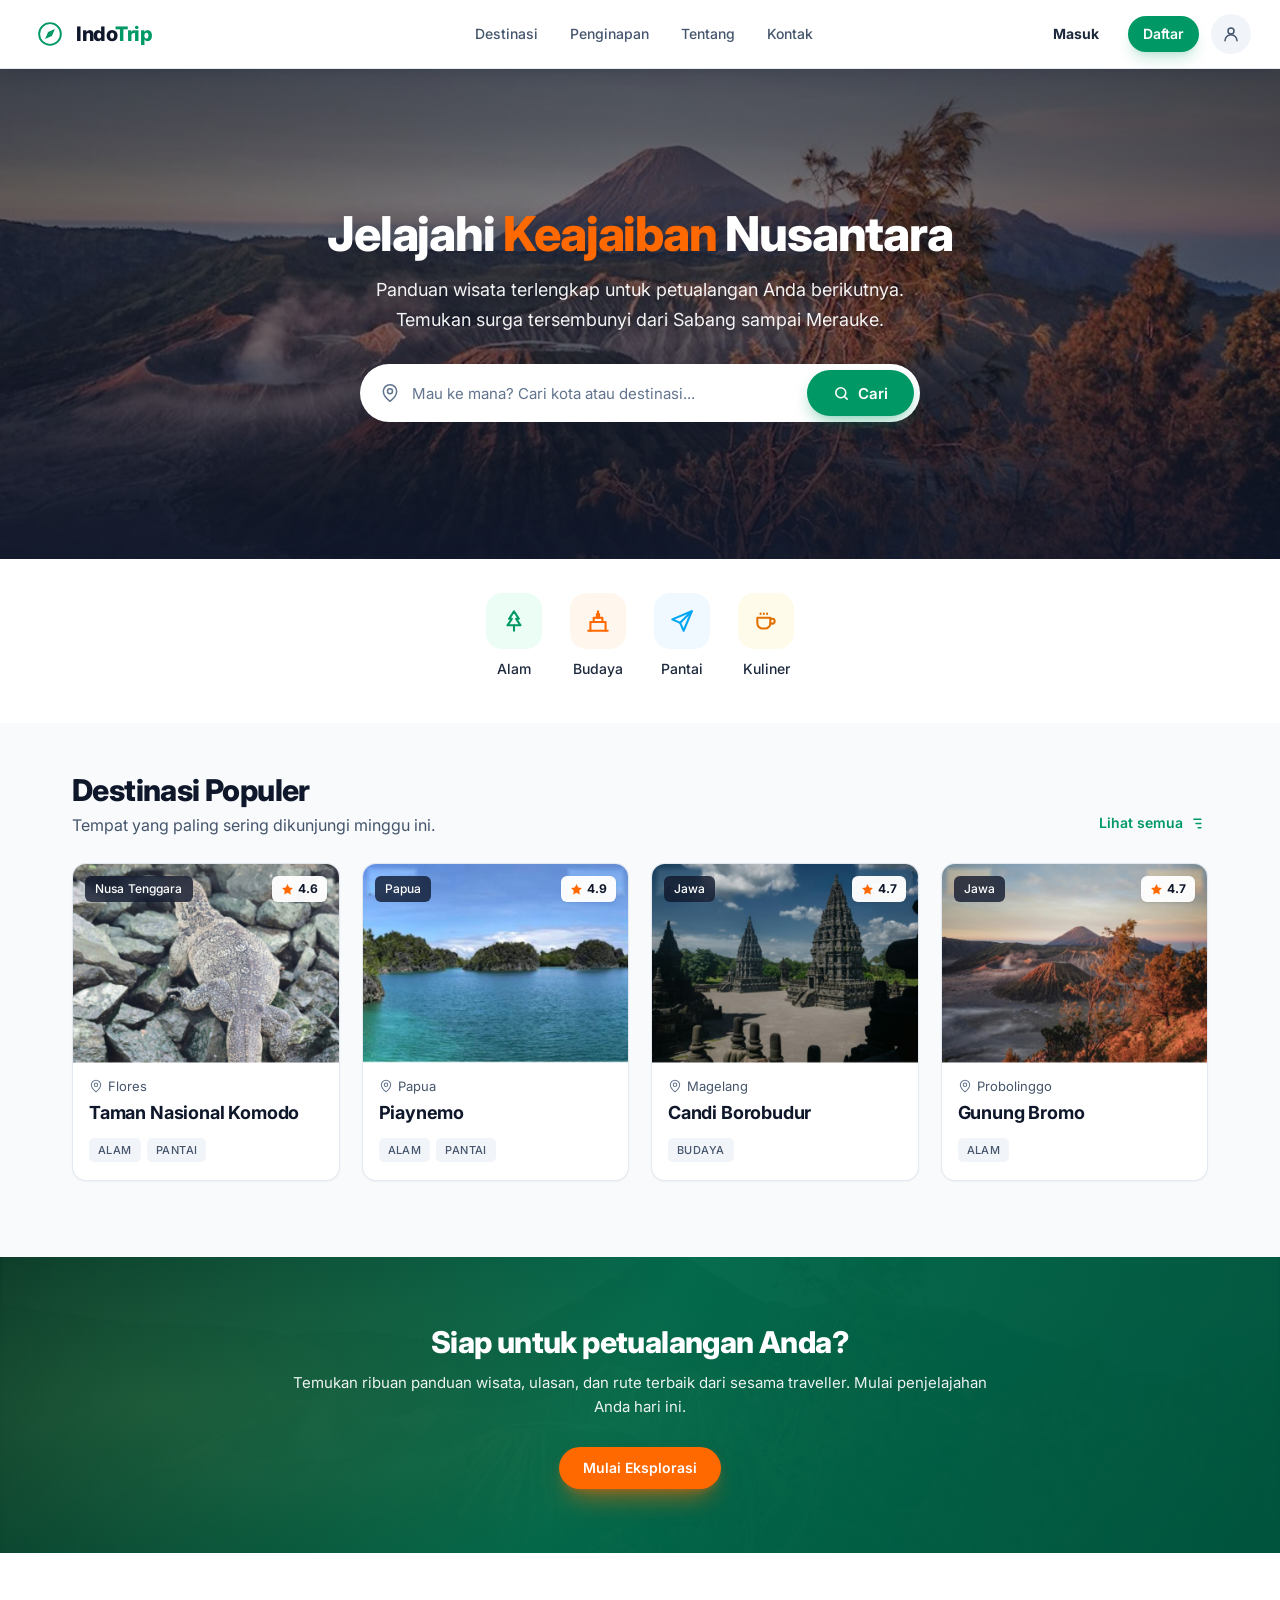
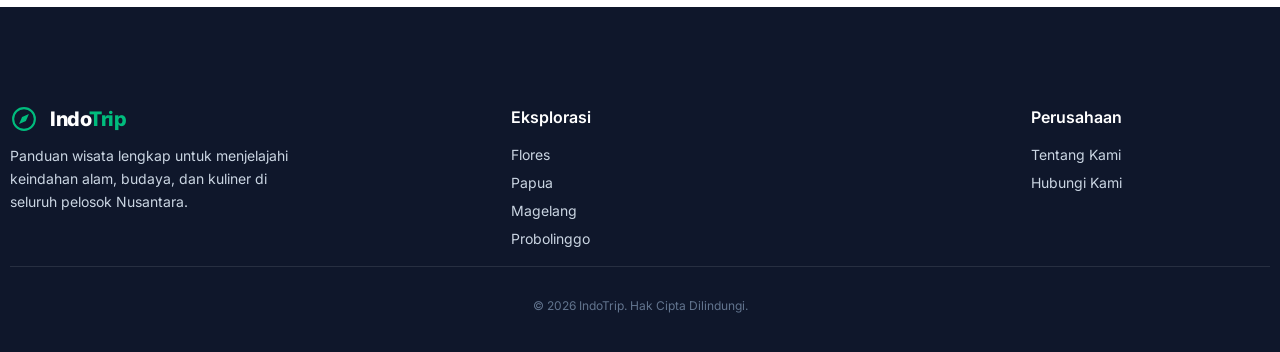
<file: index.html>
<!DOCTYPE html>
<html lang="id">
<head>
  <meta charset="UTF-8" />
  <meta name="viewport" content="width=device-width, initial-scale=1.0" />
  <title>IndoTrip — Jelajahi Keajaiban Nusantara</title>

  <link rel="preconnect" href="https://fonts.googleapis.com" />
  <link rel="preconnect" href="https://fonts.gstatic.com" crossorigin />
  <link href="https://fonts.googleapis.com/css2?family=Inter:wght@400;500;600;700;800;900&display=swap" rel="stylesheet" />

  <link href="https://cdn.jsdelivr.net/npm/bootstrap@5.3.3/dist/css/bootstrap.min.css" rel="stylesheet" />

  <link rel="stylesheet" href="assets/css/style.css" />
</head>
<body>

  <header class="site-header">
    <div class="header-inner">
      <a href="index.html" class="brand" aria-label="IndoTrip — Beranda">
        <svg class="logo-mark" viewBox="0 0 32 32" fill="none" aria-hidden="true">
          <circle cx="16" cy="16" r="12.4" stroke="currentColor" stroke-width="2.2" />
          <path d="M21.6 10.4 18.2 18.2 10.4 21.6 13.8 13.8 21.6 10.4Z" fill="currentColor" />
        </svg>
        <span class="brand-name">Indo<span class="brand-trip">Trip</span></span>
      </a>

      <nav class="main-nav" aria-label="Navigasi utama">
        <a href="destinasi.html">Destinasi</a>
        <a href="penginapan.html">Penginapan</a>
        <a href="tentang.html">Tentang</a>
        <a href="kontak.html">Kontak</a>
      </nav>

      <div class="header-actions">
        <a href="login.html" class="btn-login">Masuk</a>
        <a href="signup.html" class="btn-register">Daftar</a>
        <a href="profile.html" class="btn-profile" aria-label="Profil">
          <svg width="18" height="18" viewBox="0 0 24 24" fill="none" stroke="currentColor" stroke-width="2" stroke-linecap="round" stroke-linejoin="round" aria-hidden="true">
            <circle cx="12" cy="8" r="4" />
            <path d="M4 21a8 8 0 0 1 16 0" />
          </svg>
        </a>
      </div>

      <button class="nav-toggler" type="button" data-bs-toggle="collapse" data-bs-target="#mobileNav" aria-controls="mobileNav" aria-expanded="false" aria-label="Buka menu">
        <svg width="22" height="22" viewBox="0 0 24 24" fill="none" stroke="currentColor" stroke-width="2" stroke-linecap="round" aria-hidden="true">
          <path d="M4 6h16M4 12h16M4 18h16" />
        </svg>
      </button>
    </div>

    <div class="collapse mobile-nav" id="mobileNav">
      <nav aria-label="Navigasi seluler">
        <a href="destinasi.html">Destinasi</a>
        <a href="penginapan.html">Penginapan</a>
        <a href="tentang.html">Tentang</a>
        <a href="kontak.html">Kontak</a>
        <a href="login.html" class="mobile-login">Masuk</a>
        <a href="signup.html" class="mobile-login">Daftar</a>
        <a href="profile.html" class="mobile-login">Profil</a>
      </nav>
    </div>
  </header>

  <main class="home-main">

    <section class="home-hero" aria-labelledby="home-title">
      <div class="home-hero-inner">
        <h1 id="home-title">Jelajahi <span class="accent">Keajaiban</span> Nusantara</h1>
        <p class="home-hero-sub">
          Panduan wisata terlengkap untuk petualangan Anda berikutnya.<br />
          Temukan surga tersembunyi dari Sabang sampai Merauke.
        </p>

        <form class="hero-search" action="destinasi.html" method="get" role="search">
          <svg class="hero-search-pin" width="20" height="20" viewBox="0 0 24 24" fill="none" stroke="currentColor" stroke-width="1.8" stroke-linecap="round" stroke-linejoin="round" aria-hidden="true">
            <path d="M20 10c0 6-8 12-8 12S4 16 4 10a8 8 0 1 1 16 0Z" />
            <circle cx="12" cy="10" r="3" />
          </svg>
          <input type="search" name="q" placeholder="Mau ke mana? Cari kota atau destinasi..." aria-label="Cari kota atau destinasi" />
          <button type="submit">
            <svg width="17" height="17" viewBox="0 0 24 24" fill="none" stroke="currentColor" stroke-width="2.2" stroke-linecap="round" stroke-linejoin="round" aria-hidden="true">
              <circle cx="11" cy="11" r="7" />
              <path d="m20 20-3.5-3.5" />
            </svg>
            <span>Cari</span>
          </button>
        </form>
      </div>
    </section>

    <section class="home-categories" aria-label="Kategori wisata">
      <div class="category-list">
        <a href="destinasi.html?tipe=Alam" class="category-item">
          <span class="category-icon cat-alam">
            <svg viewBox="0 0 24 24" fill="none" stroke="currentColor" stroke-width="1.9" stroke-linecap="round" stroke-linejoin="round" aria-hidden="true">
              <path d="m12 3-4.5 7H10l-4 6h12l-4-6h2.5L12 3Z" />
              <path d="M12 16v5" />
            </svg>
          </span>
          <span class="category-name">Alam</span>
        </a>

        <a href="destinasi.html?tipe=Budaya" class="category-item">
          <span class="category-icon cat-budaya">
            <svg viewBox="0 0 24 24" fill="none" stroke="currentColor" stroke-width="1.9" stroke-linecap="round" stroke-linejoin="round" aria-hidden="true">
              <path d="M3 21h18" />
              <path d="M5 21v-8h14v8" />
              <path d="M8 13V9h8v4" />
              <path d="M11 9V5.5h2V9" />
              <path d="M12 3v1.5" />
            </svg>
          </span>
          <span class="category-name">Budaya</span>
        </a>

        <a href="destinasi.html?tipe=Pantai" class="category-item">
          <span class="category-icon cat-pantai">
            <svg viewBox="0 0 24 24" fill="none" stroke="currentColor" stroke-width="1.9" stroke-linecap="round" stroke-linejoin="round" aria-hidden="true">
              <path d="m21 3-7.5 18-3.2-7.3L3 10.5 21 3Z" />
              <path d="M21 3 10.3 13.7" />
            </svg>
          </span>
          <span class="category-name">Pantai</span>
        </a>

        <a href="destinasi.html?tipe=Kuliner" class="category-item">
          <span class="category-icon cat-kuliner">
            <svg viewBox="0 0 24 24" fill="none" stroke="currentColor" stroke-width="1.9" stroke-linecap="round" stroke-linejoin="round" aria-hidden="true">
              <path d="M4 9h12v5a5 5 0 0 1-5 5H9a5 5 0 0 1-5-5V9Z" />
              <path d="M16 10h1.8a2.2 2.2 0 0 1 0 4.4H16" />
              <path d="M7 5.5v-.5M10 5.5v-.5M13 5.5v-.5" />
            </svg>
          </span>
          <span class="category-name">Kuliner</span>
        </a>
      </div>
    </section>

    <section class="home-destinations" aria-labelledby="popular-title">
      <div class="home-container">
        <div class="section-head">
          <div>
            <h2 id="popular-title">Destinasi Populer</h2>
            <p>Tempat yang paling sering dikunjungi minggu ini.</p>
          </div>
          <a href="destinasi.html" class="see-all">
            <span>Lihat semua</span>
            <svg width="17" height="17" viewBox="0 0 24 24" fill="none" stroke="currentColor" stroke-width="2" stroke-linecap="round" stroke-linejoin="round" aria-hidden="true">
              <path d="M4 6h10M7 12h7M10 18h4" />
            </svg>
          </a>
        </div>

        <div class="home-cards" id="popular-cards">

          <article class="home-card">
            <a href="detail-destinasi.html?id=taman-nasional-komodo" class="home-card-media">
              <img src="assets/img/komodo-card.jpg" alt="Komodo di Taman Nasional Komodo, Flores" />
              <span class="island-badge">Nusa Tenggara</span>
              <span class="rating-pill">
                <svg width="13" height="13" viewBox="0 0 24 24" fill="currentColor" aria-hidden="true">
                  <path d="m12 2 3.09 6.26L22 9.27l-5 4.87 1.18 6.88L12 17.77l-6.18 3.25L7 14.14 2 9.27l6.91-1.01L12 2Z" />
                </svg>
                4.6
              </span>
            </a>
            <div class="home-card-body">
              <p class="home-card-loc">
                <svg width="14" height="14" viewBox="0 0 24 24" fill="none" stroke="currentColor" stroke-width="1.8" stroke-linecap="round" stroke-linejoin="round" aria-hidden="true">
                  <path d="M20 10c0 6-8 12-8 12S4 16 4 10a8 8 0 1 1 16 0Z" />
                  <circle cx="12" cy="10" r="3" />
                </svg>
                <span>Flores</span>
              </p>
              <h3><a href="detail-destinasi.html?id=taman-nasional-komodo">Taman Nasional Komodo</a></h3>
              <div class="home-card-tags">
                <span class="tag">Alam</span>
                <span class="tag">Pantai</span>
              </div>
            </div>
          </article>

          <article class="home-card">
            <a href="detail-destinasi.html?id=piaynemo" class="home-card-media">
              <img src="assets/img/raja-ampat-card.jpg" alt="Lanskap pulau karang Piaynemo, Raja Ampat, Papua" />
              <span class="island-badge">Papua</span>
              <span class="rating-pill">
                <svg width="13" height="13" viewBox="0 0 24 24" fill="currentColor" aria-hidden="true">
                  <path d="m12 2 3.09 6.26L22 9.27l-5 4.87 1.18 6.88L12 17.77l-6.18 3.25L7 14.14 2 9.27l6.91-1.01L12 2Z" />
                </svg>
                4.9
              </span>
            </a>
            <div class="home-card-body">
              <p class="home-card-loc">
                <svg width="14" height="14" viewBox="0 0 24 24" fill="none" stroke="currentColor" stroke-width="1.8" stroke-linecap="round" stroke-linejoin="round" aria-hidden="true">
                  <path d="M20 10c0 6-8 12-8 12S4 16 4 10a8 8 0 1 1 16 0Z" />
                  <circle cx="12" cy="10" r="3" />
                </svg>
                <span>Papua</span>
              </p>
              <h3><a href="detail-destinasi.html?id=piaynemo">Piaynemo</a></h3>
              <div class="home-card-tags">
                <span class="tag">Alam</span>
                <span class="tag">Pantai</span>
              </div>
            </div>
          </article>

          <article class="home-card">
            <a href="detail-destinasi.html?id=candi-borobudur" class="home-card-media">
              <img src="assets/img/candi-borobudur-card.jpg" alt="Candi Borobudur di Magelang, Jawa Tengah" />
              <span class="island-badge">Jawa</span>
              <span class="rating-pill">
                <svg width="13" height="13" viewBox="0 0 24 24" fill="currentColor" aria-hidden="true">
                  <path d="m12 2 3.09 6.26L22 9.27l-5 4.87 1.18 6.88L12 17.77l-6.18 3.25L7 14.14 2 9.27l6.91-1.01L12 2Z" />
                </svg>
                4.7
              </span>
            </a>
            <div class="home-card-body">
              <p class="home-card-loc">
                <svg width="14" height="14" viewBox="0 0 24 24" fill="none" stroke="currentColor" stroke-width="1.8" stroke-linecap="round" stroke-linejoin="round" aria-hidden="true">
                  <path d="M20 10c0 6-8 12-8 12S4 16 4 10a8 8 0 1 1 16 0Z" />
                  <circle cx="12" cy="10" r="3" />
                </svg>
                <span>Magelang</span>
              </p>
              <h3><a href="detail-destinasi.html?id=candi-borobudur">Candi Borobudur</a></h3>
              <div class="home-card-tags">
                <span class="tag">Budaya</span>
              </div>
            </div>
          </article>

          <article class="home-card">
            <a href="detail-destinasi.html?id=gunung-bromo" class="home-card-media">
              <img src="assets/img/bromo-card.jpg" alt="Pemandangan Gunung Bromo di Probolinggo, Jawa Timur" />
              <span class="island-badge">Jawa</span>
              <span class="rating-pill">
                <svg width="13" height="13" viewBox="0 0 24 24" fill="currentColor" aria-hidden="true">
                  <path d="m12 2 3.09 6.26L22 9.27l-5 4.87 1.18 6.88L12 17.77l-6.18 3.25L7 14.14 2 9.27l6.91-1.01L12 2Z" />
                </svg>
                4.7
              </span>
            </a>
            <div class="home-card-body">
              <p class="home-card-loc">
                <svg width="14" height="14" viewBox="0 0 24 24" fill="none" stroke="currentColor" stroke-width="1.8" stroke-linecap="round" stroke-linejoin="round" aria-hidden="true">
                  <path d="M20 10c0 6-8 12-8 12S4 16 4 10a8 8 0 1 1 16 0Z" />
                  <circle cx="12" cy="10" r="3" />
                </svg>
                <span>Probolinggo</span>
              </p>
              <h3><a href="detail-destinasi.html?id=gunung-bromo">Gunung Bromo</a></h3>
              <div class="home-card-tags">
                <span class="tag">Alam</span>
              </div>
            </div>
          </article>

        </div>
      </div>
    </section>

    <section class="home-cta" aria-labelledby="cta-title">
      <div class="home-cta-inner">
        <h2 id="cta-title">Siap untuk petualangan Anda?</h2>
        <p>Temukan ribuan panduan wisata, ulasan, dan rute terbaik dari sesama traveller. Mulai penjelajahan Anda hari ini.</p>
        <a href="destinasi.html" class="cta-button">Mulai Eksplorasi</a>
      </div>
    </section>

    <div class="home-cta-gap" aria-hidden="true"></div>
  </main>

  <footer class="site-footer">
    <div class="footer-inner">
      <div class="footer-grid">

        <div class="footer-brand">
          <a href="index.html" class="brand footer-logo" aria-label="IndoTrip — Beranda">
            <svg class="logo-mark" viewBox="0 0 32 32" fill="none" aria-hidden="true">
              <circle cx="16" cy="16" r="12.4" stroke="currentColor" stroke-width="2.4" />
              <path d="M21.6 10.4 18.2 18.2 10.4 21.6 13.8 13.8 21.6 10.4Z" fill="currentColor" />
            </svg>
            <span class="brand-name">Indo<span class="brand-trip">Trip</span></span>
          </a>
          <p class="footer-desc">Panduan wisata lengkap untuk menjelajahi keindahan alam, budaya, dan kuliner di seluruh pelosok Nusantara.</p>
        </div>

        <div class="footer-col">
          <h4>Eksplorasi</h4>
          <a href="detail-destinasi.html?id=taman-nasional-komodo">Flores</a>
          <a href="detail-destinasi.html?id=piaynemo">Papua</a>
          <a href="detail-destinasi.html?id=candi-borobudur">Magelang</a>
          <a href="detail-destinasi.html?id=gunung-bromo">Probolinggo</a>
        </div>

        <div class="footer-col">
          <h4>Perusahaan</h4>
          <a href="tentang.html">Tentang Kami</a>
          <a href="kontak.html">Hubungi Kami</a>
        </div>

      </div>

      <div class="footer-divider"></div>
      <p class="footer-copy">© 2026 IndoTrip. Hak Cipta Dilindungi.</p>
    </div>
  </footer>

  <script src="https://cdn.jsdelivr.net/npm/bootstrap@5.3.3/dist/js/bootstrap.bundle.min.js"></script>
  <script src="js/header.js"></script>

  <script>
    (function () {
      "use strict";

      var container = document.getElementById("popular-cards");
      if (!container) return;

      var STAR = '<svg width="13" height="13" viewBox="0 0 24 24" fill="currentColor" aria-hidden="true"><path d="m12 2 3.09 6.26L22 9.27l-5 4.87 1.18 6.88L12 17.77l-6.18 3.25L7 14.14 2 9.27l6.91-1.01L12 2Z"/></svg>';
      var PIN = '<svg width="14" height="14" viewBox="0 0 24 24" fill="none" stroke="currentColor" stroke-width="1.8" stroke-linecap="round" stroke-linejoin="round" aria-hidden="true"><path d="M20 10c0 6-8 12-8 12S4 16 4 10a8 8 0 1 1 16 0Z"/><circle cx="12" cy="10" r="3"/></svg>';

      function esc(value) {
        return String(value == null ? "" : value).replace(/[&<>"']/g, function (c) {
          return { "&": "&amp;", "<": "&lt;", ">": "&gt;", '"': "&quot;", "'": "&#39;" }[c];
        });
      }

      function cardHtml(item) {
        var href = "detail-destinasi.html?id=" + encodeURIComponent(item.id);
        var tags = (item.tipe || []).map(function (t) {
          return '<span class="tag">' + esc(t) + "</span>";
        }).join("");

        return (
          '<article class="home-card">' +
            '<a href="' + href + '" class="home-card-media">' +
              '<img src="' + esc(item.gambar) + '" alt="' + esc(item.alt) + '" />' +
              '<span class="island-badge">' + esc(item.pulau) + "</span>" +
              '<span class="rating-pill">' + STAR + Number(item.rating).toFixed(1) + "</span>" +
            "</a>" +
            '<div class="home-card-body">' +
              '<p class="home-card-loc">' + PIN + "<span>" + esc(item.lokasi) + "</span></p>" +
              '<h3><a href="' + href + '">' + esc(item.nama) + "</a></h3>" +
              '<div class="home-card-tags">' + tags + "</div>" +
            "</div>" +
          "</article>"
        );
      }

      fetch("api/destinasi.php?populer=1", { headers: { Accept: "application/json" } })
        .then(function (response) {
          if (!response.ok) throw new Error("HTTP " + response.status);
          return response.json();
        })
        .then(function (payload) {
          if (!payload || payload.success !== true || !Array.isArray(payload.data)) {
            throw new Error("Respons API tidak valid");
          }
          // Biarkan kartu statis tetap tampil bila API tidak mengembalikan data.
          if (payload.data.length) {
            container.innerHTML = payload.data.slice(0, 4).map(cardHtml).join("");
          }
        })
        .catch(function () {
          /* API belum tersedia — kartu statis di atas tetap ditampilkan. */
        });
    })();
  </script>
</body>
</html>
</file>
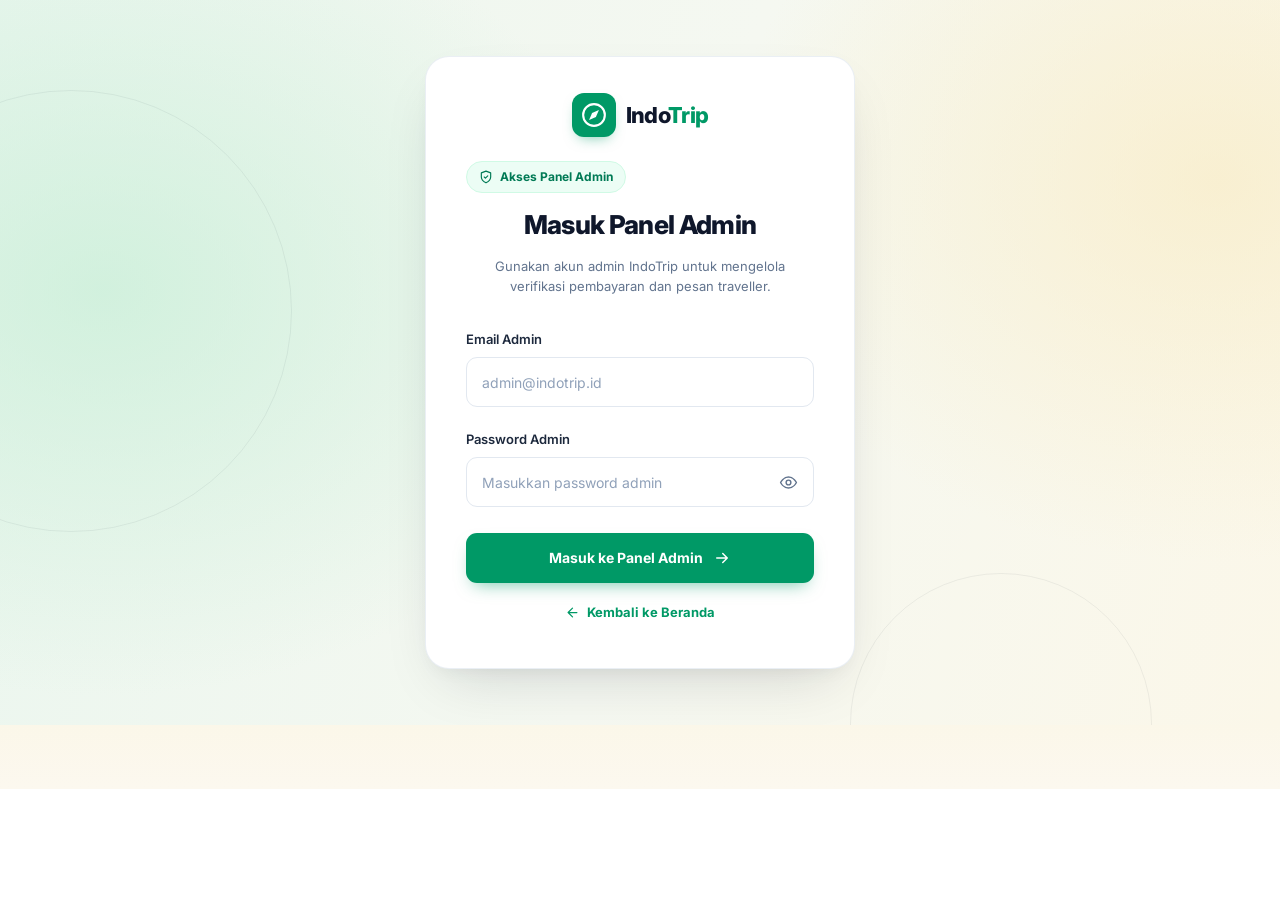
<file: admin-login.html>
<!DOCTYPE html>
<html lang="id">
<head>
  <meta charset="UTF-8" />
  <meta name="viewport" content="width=device-width, initial-scale=1.0" />
  <meta name="robots" content="noindex, nofollow" />
  <title>Masuk Admin — IndoTrip</title>

  <link rel="preconnect" href="https://fonts.googleapis.com" />
  <link rel="preconnect" href="https://fonts.gstatic.com" crossorigin />
  <link href="https://fonts.googleapis.com/css2?family=Inter:wght@400;500;600;700;800;900&display=swap" rel="stylesheet" />

  <link rel="stylesheet" href="assets/css/style.css" />
</head>
<body>

  <main class="auth-main auth-main--admin">
    <section class="auth-hero" aria-labelledby="admin-login-title">
      <div class="auth-hero-inner auth-container auth-hero-inner--admin">

        <div class="auth-card-wrap auth-card-wrap--admin">
          <div class="auth-card">
            <div class="auth-brand" aria-label="IndoTrip">
              <span class="auth-brand-icon">
                <svg viewBox="0 0 32 32" fill="none" aria-hidden="true">
                  <circle cx="16" cy="16" r="12.4" stroke="currentColor" stroke-width="2.4" />
                  <path d="M21.6 10.4 18.2 18.2 10.4 21.6 13.8 13.8 21.6 10.4Z" fill="currentColor" />
                </svg>
              </span>
              <span class="auth-brand-name">Indo<span>Trip</span></span>
            </div>

            <span class="admin-login-badge">
              <svg width="14" height="14" viewBox="0 0 24 24" fill="none" stroke="currentColor" stroke-width="2" stroke-linecap="round" stroke-linejoin="round" aria-hidden="true">
                <path d="M12 22s8-4 8-10V5l-8-3-8 3v7c0 6 8 10 8 10Z" />
                <path d="m9 12 2 2 4-4" />
              </svg>
              Akses Panel Admin
            </span>

            <h2 class="auth-card-title" id="admin-login-title">Masuk Panel Admin</h2>
            <p class="auth-card-sub">Gunakan akun admin IndoTrip untuk mengelola verifikasi pembayaran dan pesan traveller.</p>

            <form id="adminLoginForm" class="auth-form" novalidate>
              <div class="auth-field">
                <label for="adminLoginEmail">Email Admin</label>
                <input id="adminLoginEmail" name="email" type="email" placeholder="admin@indotrip.id" autocomplete="username" required />
              </div>

              <div class="auth-field">
                <label for="adminLoginPassword">Password Admin</label>
                <div class="auth-input-icon">
                  <input id="adminLoginPassword" name="password" type="password" placeholder="Masukkan password admin" autocomplete="current-password" required />
                  <button type="button" class="auth-eye js-toggle-password" aria-label="Tampilkan password" aria-pressed="false">
                    <svg class="eye-open" width="19" height="19" viewBox="0 0 24 24" fill="none" stroke="currentColor" stroke-width="1.8" stroke-linecap="round" stroke-linejoin="round" aria-hidden="true">
                      <path d="M2 12s3.6-7 10-7 10 7 10 7-3.6 7-10 7-10-7-10-7Z" />
                      <circle cx="12" cy="12" r="3" />
                    </svg>
                    <svg class="eye-off" width="19" height="19" viewBox="0 0 24 24" fill="none" stroke="currentColor" stroke-width="1.8" stroke-linecap="round" stroke-linejoin="round" aria-hidden="true">
                      <path d="M3 3l18 18" />
                      <path d="M10.6 10.6a2 2 0 0 0 2.8 2.8" />
                      <path d="M9.9 5.2A10.9 10.9 0 0 1 12 5c6.4 0 10 7 10 7a17.6 17.6 0 0 1-3.2 4.1M6.2 6.3A17.6 17.6 0 0 0 2 12s3.6 7 10 7a10.8 10.8 0 0 0 4.1-.8" />
                    </svg>
                  </button>
                </div>
              </div>

              <p class="auth-message" id="adminLoginMessage" role="alert" hidden></p>

              <button type="submit" class="auth-primary-btn">
                Masuk ke Panel Admin
                <svg width="18" height="18" viewBox="0 0 24 24" fill="none" stroke="currentColor" stroke-width="2" stroke-linecap="round" stroke-linejoin="round" aria-hidden="true">
                  <path d="M5 12h14M13 6l6 6-6 6" />
                </svg>
              </button>
            </form>

            <p class="auth-switch auth-switch--home">
              <a href="index.html">
                <svg width="15" height="15" viewBox="0 0 24 24" fill="none" stroke="currentColor" stroke-width="2" stroke-linecap="round" stroke-linejoin="round" aria-hidden="true">
                  <path d="m12 19-7-7 7-7M19 12H5" />
                </svg>
                Kembali ke Beranda
              </a>
            </p>
          </div>
        </div>

      </div>
    </section>
    <div class="auth-spacer" aria-hidden="true"></div>
  </main>

  <script>
  (function () {
    "use strict";

    var AUTH_API = "api/auth.php";
    var ADMIN_URL = "admin.html";

    function showMessage(element, text, type) {
      if (!element) return;
      element.textContent = text;
      element.className = "auth-message auth-message--" + (type || "error");
      element.hidden = false;
    }

    function clearMessage(element) {
      if (!element) return;
      element.textContent = "";
      element.hidden = true;
    }

    function setBusy(button, busy) {
      if (button) button.disabled = busy;
    }

    function isValidEmail(email) {
      return /^[^\s@]+@[^\s@]+\.[^\s@]+$/.test(String(email || "").trim());
    }

    /** Semua request auth memakai cookie session yang sama (same-origin). */
    function authRequest(action, options) {
      var opts = options || {};
      var isPost = String(opts.method || "GET").toUpperCase() === "POST";
      var headers = { "Accept": "application/json" };
      if (isPost) headers["Content-Type"] = "application/json";

      return fetch(AUTH_API + "?action=" + encodeURIComponent(action), {
        method: isPost ? "POST" : "GET",
        credentials: "same-origin",
        headers: headers,
        body: isPost ? JSON.stringify(opts.body || {}) : undefined
      }).then(function (response) {
        return response.json().catch(function () { return null; }).then(function (payload) {
          return {
            ok: response.ok,
            status: response.status,
            payload: payload && typeof payload === "object" ? payload : null
          };
        });
      });
    }

    document.addEventListener("DOMContentLoaded", function () {
      /* Tombol tampil/sembunyikan password. */
      var toggle = document.querySelector("#adminLoginForm .js-toggle-password");
      if (toggle) {
        var wrapper = toggle.closest(".auth-input-icon");
        var pwd = wrapper ? wrapper.querySelector("input") : null;
        if (pwd) {
          toggle.addEventListener("click", function () {
            var show = pwd.type === "password";
            pwd.type = show ? "text" : "password";
            toggle.setAttribute("aria-pressed", show ? "true" : "false");
            toggle.setAttribute("aria-label", show ? "Sembunyikan password" : "Tampilkan password");
          });
          toggle.classList.toggle("is-visible", false);
        }
      }

      authRequest("admin_me").then(function (result) {
        if (result.ok && result.payload && result.payload.success === true && result.payload.data) {
          window.location.replace(ADMIN_URL);
        }
      }).catch(function () {
        /* Biarkan form tampil bila pengecekan gagal. */
      });

      var form = document.getElementById("adminLoginForm");
      if (!form) return;

      var emailInput = document.getElementById("adminLoginEmail");
      var passwordInput = document.getElementById("adminLoginPassword");
      var message = document.getElementById("adminLoginMessage");
      var submitBtn = form.querySelector('button[type="submit"]');

      [emailInput, passwordInput].forEach(function (input) {
        if (input) input.addEventListener("input", function () { clearMessage(message); });
      });

      form.addEventListener("submit", function (event) {
        event.preventDefault();
        clearMessage(message);

        var email = emailInput ? emailInput.value.trim() : "";
        var password = passwordInput ? passwordInput.value : "";

        if (!email || !password) {
          showMessage(message, "Lengkapi email dan password admin terlebih dahulu.");
          return;
        }
        if (!isValidEmail(email)) {
          showMessage(message, "Format email tidak valid. Contoh: nama@email.com");
          return;
        }

        setBusy(submitBtn, true);

        authRequest("admin_login", {
          method: "POST",
          body: { email: email, password: password }
        }).then(function (result) {
          var payload = result.payload;
          if (!result.ok || !payload || payload.success !== true) {
            var error = new Error(
              (payload && (payload.error || payload.message)) ||
              "Tidak dapat terhubung ke server. Silakan coba lagi."
            );
            error.status = result.status;
            throw error;
          }
          window.location.href = ADMIN_URL;
        }).catch(function (error) {
          showMessage(
            message,
            (error && error.message) || "Gagal masuk sebagai admin. Silakan coba lagi.",
            "error"
          );
          setBusy(submitBtn, false);
        });
      });
    });
  })();
  </script>
</body>
</html>
</file>
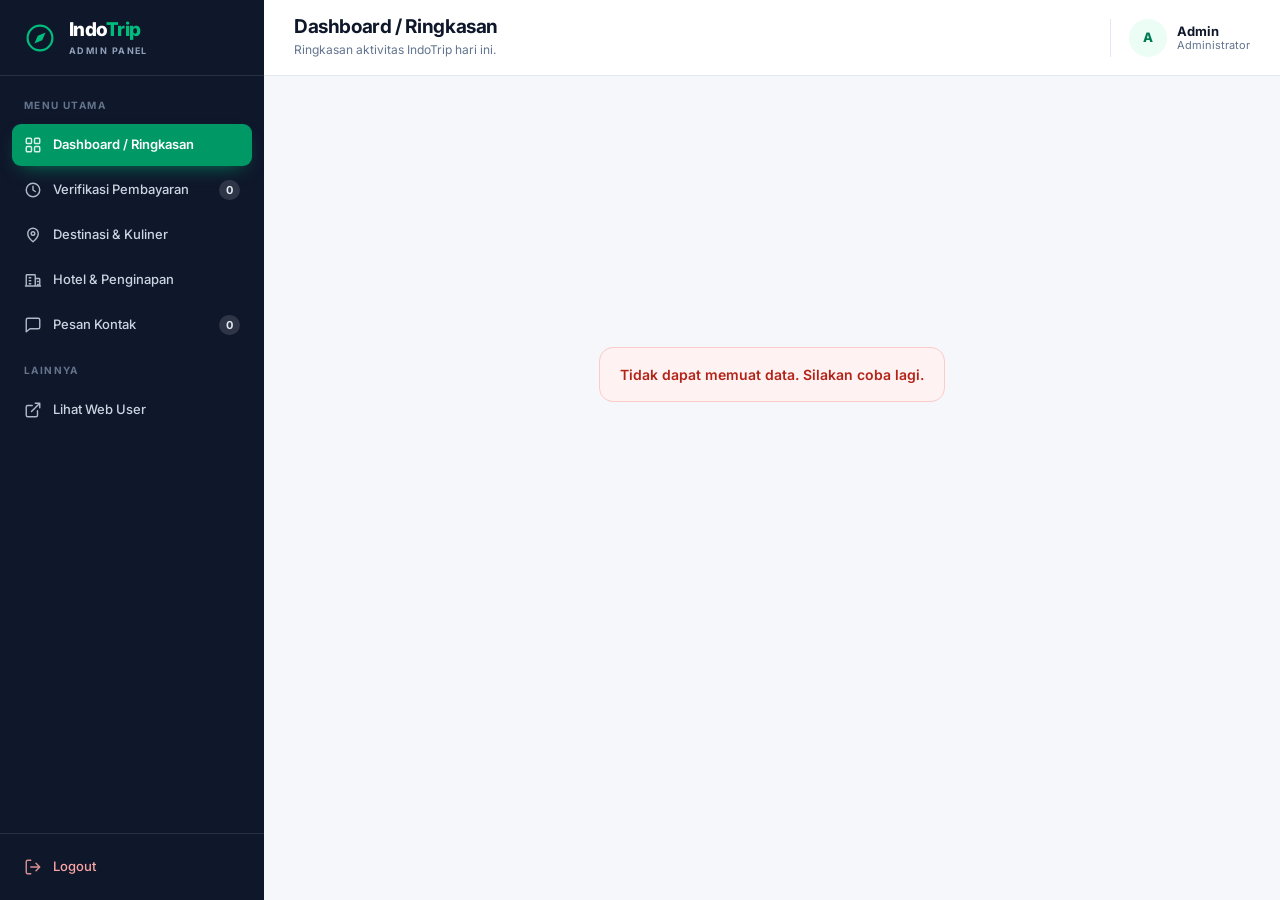
<file: admin.html>
<!DOCTYPE html>
<html lang="id">
<head>
  <meta charset="UTF-8" />
  <meta name="viewport" content="width=device-width, initial-scale=1.0" />
  <title>Panel Admin — IndoTrip</title>

  <link rel="preconnect" href="https://fonts.googleapis.com" />
  <link rel="preconnect" href="https://fonts.gstatic.com" crossorigin />
  <link href="https://fonts.googleapis.com/css2?family=Inter:wght@400;500;600;700;800;900&display=swap" rel="stylesheet" />

  <link href="https://cdn.jsdelivr.net/npm/bootstrap@5.3.3/dist/css/bootstrap.min.css" rel="stylesheet" />

  <link rel="stylesheet" href="assets/css/admin.css" />
</head>
<body class="admin-body">

  <div class="admin-layout" id="adminLayout">

    <aside class="admin-sidebar" id="adminSidebar" aria-label="Navigasi panel admin">
      <div class="admin-sidebar-brand">
        <span class="admin-sidebar-logo" aria-hidden="true">
          <svg viewBox="0 0 32 32" fill="none">
            <circle cx="16" cy="16" r="12.4" stroke="currentColor" stroke-width="2.2" />
            <path d="M21.6 10.4 18.2 18.2 10.4 21.6 13.8 13.8 21.6 10.4Z" fill="currentColor" />
          </svg>
        </span>
        <span class="admin-sidebar-brand-text">
          <strong>Indo<span>Trip</span></strong>
          <small>ADMIN PANEL</small>
        </span>
      </div>

      <div class="admin-sidebar-scroll">
        <nav class="admin-nav">
          <p class="admin-nav-heading">MENU UTAMA</p>

          <button type="button" class="admin-nav-link is-active" data-target="tab-dashboard-tab">
            <span class="admin-nav-icon" aria-hidden="true">
              <svg width="18" height="18" viewBox="0 0 24 24" fill="none" stroke="currentColor" stroke-width="1.9" stroke-linecap="round" stroke-linejoin="round">
                <rect x="3" y="3" width="7" height="7" rx="1.5" /><rect x="14" y="3" width="7" height="7" rx="1.5" />
                <rect x="3" y="14" width="7" height="7" rx="1.5" /><rect x="14" y="14" width="7" height="7" rx="1.5" />
              </svg>
            </span>
            <span class="admin-nav-label">Dashboard / Ringkasan</span>
          </button>

          <button type="button" class="admin-nav-link" data-target="tab-verifikasi-tab">
            <span class="admin-nav-icon" aria-hidden="true">
              <svg width="18" height="18" viewBox="0 0 24 24" fill="none" stroke="currentColor" stroke-width="1.9" stroke-linecap="round" stroke-linejoin="round">
                <circle cx="12" cy="12" r="9" /><path d="M12 7v5l3 2" />
              </svg>
            </span>
            <span class="admin-nav-label">Verifikasi Pembayaran</span>
            <span class="admin-nav-count" id="navVerifikasi">0</span>
          </button>

          <button type="button" class="admin-nav-link" data-target="tab-destinasi-tab">
            <span class="admin-nav-icon" aria-hidden="true">
              <svg width="18" height="18" viewBox="0 0 24 24" fill="none" stroke="currentColor" stroke-width="1.9" stroke-linecap="round" stroke-linejoin="round">
                <path d="M12 21s7-5.6 7-11a7 7 0 1 0-14 0c0 5.4 7 11 7 11Z" /><circle cx="12" cy="10" r="2.4" />
              </svg>
            </span>
            <span class="admin-nav-label">Destinasi &amp; Kuliner</span>
          </button>

          <button type="button" class="admin-nav-link" data-target="tab-penginapan-tab">
            <span class="admin-nav-icon" aria-hidden="true">
              <svg width="18" height="18" viewBox="0 0 24 24" fill="none" stroke="currentColor" stroke-width="1.9" stroke-linecap="round" stroke-linejoin="round">
                <path d="M3 20V6a1 1 0 0 1 1-1h10a1 1 0 0 1 1 1v14M15 10h5a1 1 0 0 1 1 1v9M2 20h20M7 9h2M7 13h2M7 17h2M18 14h1M18 18h1" />
              </svg>
            </span>
            <span class="admin-nav-label">Hotel &amp; Penginapan</span>
          </button>

          <button type="button" class="admin-nav-link" data-target="tab-kontak-tab">
            <span class="admin-nav-icon" aria-hidden="true">
              <svg width="18" height="18" viewBox="0 0 24 24" fill="none" stroke="currentColor" stroke-width="1.9" stroke-linecap="round" stroke-linejoin="round">
                <path d="M21 15a2 2 0 0 1-2 2H8l-5 4V5a2 2 0 0 1 2-2h14a2 2 0 0 1 2 2v10Z" />
              </svg>
            </span>
            <span class="admin-nav-label">Pesan Kontak</span>
            <span class="admin-nav-count" id="navKontak">0</span>
          </button>

          <p class="admin-nav-heading">LAINNYA</p>

          <a class="admin-nav-link" href="index.html" target="_blank" rel="noopener noreferrer">
            <span class="admin-nav-icon" aria-hidden="true">
              <svg width="18" height="18" viewBox="0 0 24 24" fill="none" stroke="currentColor" stroke-width="1.9" stroke-linecap="round" stroke-linejoin="round">
                <path d="M18 13v6a2 2 0 0 1-2 2H5a2 2 0 0 1-2-2V8a2 2 0 0 1 2-2h6" /><path d="M15 3h6v6M10 14 21 3" />
              </svg>
            </span>
            <span class="admin-nav-label">Lihat Web User</span>
          </a>
        </nav>
      </div>

      <div class="admin-sidebar-bottom">
        <div class="admin-sidebar-divider"></div>
        <button type="button" class="admin-nav-link admin-nav-link--logout" id="adminLogout">
          <span class="admin-nav-icon" aria-hidden="true">
            <svg width="18" height="18" viewBox="0 0 24 24" fill="none" stroke="currentColor" stroke-width="1.9" stroke-linecap="round" stroke-linejoin="round">
              <path d="M9 21H5a2 2 0 0 1-2-2V5a2 2 0 0 1 2-2h4M16 17l5-5-5-5M21 12H9" />
            </svg>
          </span>
          <span class="admin-nav-label">Logout</span>
        </button>
      </div>
    </aside>

    <div class="admin-main-wrap">

      <header class="admin-topbar">
        <button type="button" class="admin-mobile-toggle" id="adminMenuToggle" aria-label="Buka menu navigasi">
          <svg width="22" height="22" viewBox="0 0 24 24" fill="none" stroke="currentColor" stroke-width="2" stroke-linecap="round" aria-hidden="true">
            <path d="M4 6h16M4 12h16M4 18h16" />
          </svg>
        </button>

        <div class="admin-topbar-heading">
          <h1 id="adminPageTitle">Dashboard / Ringkasan</h1>
          <p id="adminPageSubtitle">Ringkasan aktivitas IndoTrip hari ini.</p>
        </div>

        <div class="admin-topbar-user">
          <span class="admin-user-avatar" id="adminAvatar">A</span>
          <span class="admin-user-meta">
            <strong id="adminUserName">Admin</strong>
            <small id="adminUserRole">Administrator</small>
          </span>
        </div>
      </header>

      <main class="admin-content">

        <div class="admin-gate" id="adminGate">
          <span class="admin-spinner" aria-hidden="true"></span>
          <p>Memverifikasi akses admin...</p>
        </div>

        <div id="adminApp" hidden>

          <ul class="nav nav-tabs admin-tabs" role="tablist" aria-hidden="true">
            <li class="nav-item" role="presentation">
              <button class="nav-link active" id="tab-dashboard-tab" data-bs-toggle="tab" data-bs-target="#tab-dashboard" type="button" role="tab" aria-controls="tab-dashboard" aria-selected="true">Dashboard</button>
            </li>
            <li class="nav-item" role="presentation">
              <button class="nav-link" id="tab-verifikasi-tab" data-bs-toggle="tab" data-bs-target="#tab-verifikasi" type="button" role="tab" aria-controls="tab-verifikasi" aria-selected="false">Verifikasi</button>
            </li>
            <li class="nav-item" role="presentation">
              <button class="nav-link" id="tab-destinasi-tab" data-bs-toggle="tab" data-bs-target="#tab-destinasi" type="button" role="tab" aria-controls="tab-destinasi" aria-selected="false">Destinasi</button>
            </li>
            <li class="nav-item" role="presentation">
              <button class="nav-link" id="tab-penginapan-tab" data-bs-toggle="tab" data-bs-target="#tab-penginapan" type="button" role="tab" aria-controls="tab-penginapan" aria-selected="false">Penginapan</button>
            </li>
            <li class="nav-item" role="presentation">
              <button class="nav-link" id="tab-kontak-tab" data-bs-toggle="tab" data-bs-target="#tab-kontak" type="button" role="tab" aria-controls="tab-kontak" aria-selected="false">Kontak</button>
            </li>
          </ul>

          <div class="tab-content">

            <div class="tab-pane fade show active admin-tab-body" id="tab-dashboard" role="tabpanel" aria-labelledby="tab-dashboard-tab">
              <section class="admin-welcome">
                <div>
                  <span class="admin-eyebrow">IndoTrip · Back Office</span>
                  <h2>Selamat datang di Panel Admin</h2>
                  <p>Kelola verifikasi pembayaran, konten destinasi &amp; penginapan, serta pesan traveller dalam satu tempat.</p>
                </div>
                <div class="admin-welcome-actions">
                  <button type="button" class="admin-btn admin-btn--acc" data-goto="tab-verifikasi-tab">Periksa Pembayaran</button>
                  <a class="admin-btn admin-btn--ghost" href="index.html" target="_blank" rel="noopener noreferrer">Lihat Web User</a>
                </div>
              </section>

              <section class="admin-stats" aria-label="Statistik admin">
                <article class="admin-stat admin-stat--orders">
                  <span class="admin-stat-icon" aria-hidden="true">
                    <svg width="22" height="22" viewBox="0 0 24 24" fill="none" stroke="currentColor" stroke-width="1.9" stroke-linecap="round" stroke-linejoin="round">
                      <path d="M6 2h9l5 5v15a1 1 0 0 1-1 1H6a1 1 0 0 1-1-1V3a1 1 0 0 1 1-1Z" />
                      <path d="M14 2v6h6M9 13h6M9 17h6" />
                    </svg>
                  </span>
                  <div>
                    <p class="admin-stat-label">Total Pesanan</p>
                    <strong class="admin-stat-value" id="statTotal">0</strong>
                  </div>
                </article>

                <article class="admin-stat admin-stat--verify">
                  <span class="admin-stat-icon" aria-hidden="true">
                    <svg width="22" height="22" viewBox="0 0 24 24" fill="none" stroke="currentColor" stroke-width="1.9" stroke-linecap="round" stroke-linejoin="round">
                      <circle cx="12" cy="12" r="9" /><path d="M12 7v5l3 2" />
                    </svg>
                  </span>
                  <div>
                    <p class="admin-stat-label">Perlu Verifikasi</p>
                    <strong class="admin-stat-value" id="statVerifikasi">0</strong>
                  </div>
                </article>

                <article class="admin-stat admin-stat--income">
                  <span class="admin-stat-icon" aria-hidden="true">
                    <svg width="22" height="22" viewBox="0 0 24 24" fill="none" stroke="currentColor" stroke-width="1.9" stroke-linecap="round" stroke-linejoin="round">
                      <path d="M3 6h18v12H3zM3 10h18M7 15h3" />
                    </svg>
                  </span>
                  <div>
                    <p class="admin-stat-label">Pendapatan Terverifikasi</p>
                    <strong class="admin-stat-value admin-stat-value--money" id="statPendapatan">Rp 0</strong>
                  </div>
                </article>

                <article class="admin-stat admin-stat--message">
                  <span class="admin-stat-icon" aria-hidden="true">
                    <svg width="22" height="22" viewBox="0 0 24 24" fill="none" stroke="currentColor" stroke-width="1.9" stroke-linecap="round" stroke-linejoin="round">
                      <path d="M21 15a2 2 0 0 1-2 2H8l-5 4V5a2 2 0 0 1 2-2h14a2 2 0 0 1 2 2v10Z" />
                    </svg>
                  </span>
                  <div>
                    <p class="admin-stat-label">Pesan Baru</p>
                    <strong class="admin-stat-value" id="statPesan">0</strong>
                  </div>
                </article>
              </section>

              <section class="admin-panel" aria-label="Akses cepat">
                <div class="admin-panel-head">
                  <div>
                    <h2 class="admin-panel-title">Akses Cepat</h2>
                    <p class="admin-panel-desc">Pilih menu untuk mulai bekerja.</p>
                  </div>
                </div>
                <div class="admin-quick-grid">
                  <button type="button" class="admin-quick" data-goto="tab-verifikasi-tab">
                    <span class="admin-quick-icon">✓</span>
                    <strong>Verifikasi Pembayaran</strong>
                    <small>ACC atau tolak bukti transfer traveller</small>
                  </button>
                  <button type="button" class="admin-quick" data-goto="tab-destinasi-tab">
                    <span class="admin-quick-icon">◎</span>
                    <strong>Destinasi &amp; Kuliner</strong>
                    <small>Tambah, edit, atau hapus destinasi</small>
                  </button>
                  <button type="button" class="admin-quick" data-goto="tab-penginapan-tab">
                    <span class="admin-quick-icon">▤</span>
                    <strong>Hotel &amp; Penginapan</strong>
                    <small>Kelola data akomodasi</small>
                  </button>
                  <button type="button" class="admin-quick" data-goto="tab-kontak-tab">
                    <span class="admin-quick-icon">✉</span>
                    <strong>Pesan Kontak</strong>
                    <small>Tandai dibaca atau dibalas</small>
                  </button>
                </div>
              </section>
            </div>

            <div class="tab-pane fade admin-tab-body" id="tab-verifikasi" role="tabpanel" aria-labelledby="tab-verifikasi-tab">
              <div class="admin-toolbar">
                <div class="admin-toolbar-group">
                  <label class="admin-toolbar-label" for="statusFilter">Filter status</label>
                  <select class="form-select" id="statusFilter">
                    <option value="">Semua Status</option>
                    <option value="menunggu">Menunggu pembayaran</option>
                    <option value="menunggu_verifikasi">Menunggu verifikasi</option>
                    <option value="dibayar">Dibayar</option>
                    <option value="ditolak">Ditolak</option>
                    <option value="selesai">Selesai</option>
                    <option value="dibatalkan">Dibatalkan</option>
                  </select>
                </div>
                <button type="button" class="admin-btn admin-btn--ghost" id="refreshPemesanan">
                  <svg width="14" height="14" viewBox="0 0 24 24" fill="none" stroke="currentColor" stroke-width="2" stroke-linecap="round" stroke-linejoin="round" aria-hidden="true">
                    <path d="M20 11a8 8 0 1 0-.6 4M20 4v7h-7" />
                  </svg>
                  Muat Ulang
                </button>
              </div>

              <div class="admin-table-wrap">
                <table class="table admin-table align-middle">
                  <thead>
                    <tr>
                      <th scope="col">Kode Booking</th>
                      <th scope="col">Pemesan</th>
                      <th scope="col">Item &amp; Jenis</th>
                      <th scope="col">Tanggal &amp; Jumlah</th>
                      <th scope="col">Total</th>
                      <th scope="col">Metode</th>
                      <th scope="col">Status</th>
                      <th scope="col">Aksi</th>
                    </tr>
                  </thead>
                  <tbody id="pemesananBody">
                    <tr><td colspan="8" class="admin-empty">Memuat data pemesanan...</td></tr>
                  </tbody>
                </table>
              </div>
            </div>

            <div class="tab-pane fade admin-tab-body" id="tab-destinasi" role="tabpanel" aria-labelledby="tab-destinasi-tab">
              <div class="admin-toolbar">
                <button type="button" class="admin-btn admin-btn--add" id="tambahDestinasi">
                  <svg width="14" height="14" viewBox="0 0 24 24" fill="none" stroke="currentColor" stroke-width="2" stroke-linecap="round" stroke-linejoin="round" aria-hidden="true">
                    <path d="M12 5v14M5 12h14" />
                  </svg>
                  Tambah Destinasi / Kuliner
                </button>
                <button type="button" class="admin-btn admin-btn--ghost" id="refreshDestinasi">
                  <svg width="14" height="14" viewBox="0 0 24 24" fill="none" stroke="currentColor" stroke-width="2" stroke-linecap="round" stroke-linejoin="round" aria-hidden="true">
                    <path d="M20 11a8 8 0 1 0-.6 4M20 4v7h-7" />
                  </svg>
                  Muat Ulang
                </button>
              </div>

              <div class="admin-table-wrap">
                <table class="table admin-table align-middle">
                  <thead>
                    <tr>
                      <th scope="col">Foto</th>
                      <th scope="col">Nama</th>
                      <th scope="col">Lokasi</th>
                      <th scope="col">Pulau</th>
                      <th scope="col">Tipe</th>
                      <th scope="col">Harga</th>
                      <th scope="col">Aksi</th>
                    </tr>
                  </thead>
                  <tbody id="destinasiBody">
                    <tr><td colspan="7" class="admin-empty">Memuat data destinasi...</td></tr>
                  </tbody>
                </table>
              </div>
            </div>

            <div class="tab-pane fade admin-tab-body" id="tab-penginapan" role="tabpanel" aria-labelledby="tab-penginapan-tab">
              <div class="admin-toolbar">
                <button type="button" class="admin-btn admin-btn--add" id="tambahPenginapan">
                  <svg width="14" height="14" viewBox="0 0 24 24" fill="none" stroke="currentColor" stroke-width="2" stroke-linecap="round" stroke-linejoin="round" aria-hidden="true">
                    <path d="M12 5v14M5 12h14" />
                  </svg>
                  Tambah Penginapan
                </button>
                <button type="button" class="admin-btn admin-btn--ghost" id="refreshPenginapan">
                  <svg width="14" height="14" viewBox="0 0 24 24" fill="none" stroke="currentColor" stroke-width="2" stroke-linecap="round" stroke-linejoin="round" aria-hidden="true">
                    <path d="M20 11a8 8 0 1 0-.6 4M20 4v7h-7" />
                  </svg>
                  Muat Ulang
                </button>
              </div>

              <div class="admin-table-wrap">
                <table class="table admin-table align-middle">
                  <thead>
                    <tr>
                      <th scope="col">Foto</th>
                      <th scope="col">Nama</th>
                      <th scope="col">Pulau</th>
                      <th scope="col">Tipe</th>
                      <th scope="col">Harga / Malam</th>
                      <th scope="col">Jarak</th>
                      <th scope="col">Aksi</th>
                    </tr>
                  </thead>
                  <tbody id="penginapanBody">
                    <tr><td colspan="7" class="admin-empty">Memuat data penginapan...</td></tr>
                  </tbody>
                </table>
              </div>
            </div>

            <div class="tab-pane fade admin-tab-body" id="tab-kontak" role="tabpanel" aria-labelledby="tab-kontak-tab">
              <div class="admin-toolbar">
                <div class="admin-toolbar-group">
                  <label class="admin-toolbar-label" for="kontakFilter">Filter status</label>
                  <select class="form-select" id="kontakFilter">
                    <option value="">Semua Status</option>
                    <option value="baru">Baru</option>
                    <option value="dibaca">Dibaca</option>
                    <option value="dibalas">Dibalas</option>
                  </select>
                </div>
                <button type="button" class="admin-btn admin-btn--ghost" id="refreshKontak">
                  <svg width="14" height="14" viewBox="0 0 24 24" fill="none" stroke="currentColor" stroke-width="2" stroke-linecap="round" stroke-linejoin="round" aria-hidden="true">
                    <path d="M20 11a8 8 0 1 0-.6 4M20 4v7h-7" />
                  </svg>
                  Muat Ulang
                </button>
              </div>

              <div class="admin-table-wrap">
                <table class="table admin-table align-middle">
                  <thead>
                    <tr>
                      <th scope="col">Nama</th>
                      <th scope="col">Email</th>
                      <th scope="col">Subjek</th>
                      <th scope="col">Pesan</th>
                      <th scope="col">Waktu</th>
                      <th scope="col">Status</th>
                      <th scope="col">Aksi</th>
                    </tr>
                  </thead>
                  <tbody id="kontakBody">
                    <tr><td colspan="7" class="admin-empty">Memuat pesan kontak...</td></tr>
                  </tbody>
                </table>
              </div>
            </div>
          </div>
        </div>
      </main>
    </div>
  </div>

  <div class="modal fade" id="buktiModal" tabindex="-1" aria-labelledby="buktiModalLabel" aria-hidden="true">
    <div class="modal-dialog modal-dialog-centered modal-lg">
      <div class="modal-content">
        <div class="modal-header admin-modal-header">
          <h5 class="modal-title admin-modal-title" id="buktiModalLabel">Bukti Pembayaran</h5>
          <button type="button" class="btn-close" data-bs-dismiss="modal" aria-label="Tutup"></button>
        </div>
        <div class="modal-body">
          <p class="admin-modal-note" id="buktiSubtitle"></p>
          <div class="admin-bukti-wrap" id="buktiWrap">
            <img id="buktiImage" alt="Foto bukti pembayaran" hidden />
            <p class="admin-bukti-empty" id="buktiEmpty" hidden>Belum ada bukti pembayaran yang diunggah.</p>
          </div>
        </div>
      </div>
    </div>
  </div>

  <div class="modal fade" id="accModal" tabindex="-1" aria-labelledby="accModalLabel" aria-hidden="true">
    <div class="modal-dialog modal-dialog-centered">
      <div class="modal-content">
        <div class="modal-header admin-modal-header">
          <h5 class="modal-title admin-modal-title" id="accModalLabel">Verifikasi Pembayaran</h5>
          <button type="button" class="btn-close" data-bs-dismiss="modal" aria-label="Tutup"></button>
        </div>
        <div class="modal-body">
          <p class="admin-modal-note" id="accSubtitle"></p>
          <p class="admin-modal-text">Pastikan bukti transfer sudah sesuai sebelum menyetujui pembayaran ini.</p>
        </div>
        <div class="modal-footer admin-modal-footer">
          <button type="button" class="admin-btn admin-btn--ghost" data-bs-dismiss="modal">Batal</button>
          <button type="button" class="admin-btn admin-btn--acc" id="accConfirm">Setujui &amp; Tandai Dibayar</button>
        </div>
      </div>
    </div>
  </div>

  <div class="modal fade" id="tolakModal" tabindex="-1" aria-labelledby="tolakModalLabel" aria-hidden="true">
    <div class="modal-dialog modal-dialog-centered">
      <div class="modal-content">
        <form id="tolakForm" novalidate>
          <div class="modal-header admin-modal-header">
            <h5 class="modal-title admin-modal-title" id="tolakModalLabel">Tolak Pembayaran</h5>
            <button type="button" class="btn-close" data-bs-dismiss="modal" aria-label="Tutup"></button>
          </div>
          <div class="modal-body">
            <p class="admin-modal-note" id="tolakSubtitle"></p>
            <label class="admin-field-label" for="alasanPenolakan">Alasan Penolakan</label>
            <textarea class="admin-textarea" id="alasanPenolakan" rows="4" placeholder="Contoh: Bukti transfer tidak terbaca, harap unggah ulang." required></textarea>
            <p class="admin-field-error" id="tolakError" role="alert" hidden></p>
          </div>
          <div class="modal-footer admin-modal-footer">
            <button type="button" class="admin-btn admin-btn--ghost" data-bs-dismiss="modal">Batal</button>
            <button type="submit" class="admin-btn admin-btn--tolak" id="tolakConfirm">Tolak Pembayaran</button>
          </div>
        </form>
      </div>
    </div>
  </div>

  <div class="modal fade" id="destinasiModal" tabindex="-1" aria-labelledby="destinasiModalLabel" aria-hidden="true">
    <div class="modal-dialog modal-dialog-centered modal-lg modal-dialog-scrollable">
      <div class="modal-content">
        <form id="destinasiForm" novalidate>
          <div class="modal-header admin-modal-header">
            <h5 class="modal-title admin-modal-title" id="destinasiModalLabel">Tambah Destinasi / Kuliner</h5>
            <button type="button" class="btn-close" data-bs-dismiss="modal" aria-label="Tutup"></button>
          </div>
          <div class="modal-body">
            <input type="hidden" name="edit_id" id="destinasiEditId" value="" />
            <input type="hidden" name="gambar" id="destinasiGambarLama" value="" />
            <input type="hidden" name="gambar_hero" id="destinasiHeroLama" value="" />

            <p class="admin-field-error admin-form-error" id="destinasiError" role="alert" hidden></p>

            <div class="admin-form-grid">
              <div class="admin-form-field">
                <label class="admin-field-label" for="destinasiNama">Nama <span class="admin-required">*</span></label>
                <input class="admin-input" type="text" id="destinasiNama" name="nama" maxlength="200" required placeholder="Contoh: Pantai Kuta" />
              </div>
              <div class="admin-form-field">
                <label class="admin-field-label" for="destinasiPulau">Pulau</label>
                <input class="admin-input" type="text" id="destinasiPulau" name="pulau" maxlength="100" placeholder="Contoh: Bali" />
              </div>

              <div class="admin-form-field admin-form-field--full">
                <span class="admin-field-label">Tipe (boleh pilih lebih dari satu)</span>
                <div class="admin-check-list">
                  <label class="admin-check-item"><input type="checkbox" name="tipe" value="Alam" /> <span>Alam</span></label>
                  <label class="admin-check-item"><input type="checkbox" name="tipe" value="Budaya" /> <span>Budaya</span></label>
                  <label class="admin-check-item"><input type="checkbox" name="tipe" value="Pantai" /> <span>Pantai</span></label>
                  <label class="admin-check-item"><input type="checkbox" name="tipe" value="Kuliner" /> <span>Kuliner</span></label>
                </div>
              </div>

              <div class="admin-form-field">
                <label class="admin-field-label" for="destinasiLokasi">Lokasi <span class="admin-required">*</span></label>
                <input class="admin-input" type="text" id="destinasiLokasi" name="lokasi" maxlength="200" required placeholder="Contoh: Badung, Bali" />
              </div>
              <div class="admin-form-field">
                <label class="admin-field-label" for="destinasiHarga">Harga (Rp) <span class="admin-required">*</span></label>
                <input class="admin-input" type="number" id="destinasiHarga" name="harga" min="0" step="1" value="0" required />
              </div>

              <div class="admin-form-field admin-form-field--full">
                <label class="admin-field-label" for="destinasiJam">Jam Buka</label>
                <input class="admin-input" type="text" id="destinasiJam" name="jam" maxlength="100" placeholder="Contoh: 08.00 - 17.00" />
              </div>

              <div class="admin-form-field admin-form-field--full">
                <label class="admin-field-label" for="destinasiFoto">Foto Utama</label>
                <input class="admin-input" type="file" id="destinasiFoto" name="foto" accept="image/jpeg,image/png,image/webp" />
                <p class="admin-hint">Format JPG, PNG, atau WebP. Maksimal 2 MB. Kosongkan untuk mempertahankan foto lama.</p>
                <div class="admin-photo-preview" id="destinasiFotoPreview" hidden>
                  <img id="destinasiFotoPreviewImg" alt="Pratinjau foto destinasi" />
                </div>
              </div>

              <div class="admin-form-field admin-form-field--full">
                <label class="admin-field-label" for="destinasiDeskripsi">Deskripsi</label>
                <textarea class="admin-textarea" id="destinasiDeskripsi" name="deskripsi" rows="3" placeholder="Ceritakan tentang destinasi ini..."></textarea>
              </div>
              <div class="admin-form-field">
                <label class="admin-field-label" for="destinasiFasilitas">Fasilitas</label>
                <textarea class="admin-textarea" id="destinasiFasilitas" name="fasilitas" rows="4" placeholder="Satu fasilitas per baris&#10;Contoh: Area parkir&#10;Toilet"></textarea>
                <p class="admin-hint">Pisahkan setiap fasilitas dengan baris baru atau koma.</p>
              </div>
              <div class="admin-form-field">
                <label class="admin-field-label" for="destinasiTips">Tips</label>
                <textarea class="admin-textarea" id="destinasiTips" name="tips" rows="4" placeholder="Satu tips per baris&#10;Contoh: Datang pagi hari"></textarea>
                <p class="admin-hint">Pisahkan setiap tips dengan baris baru atau koma.</p>
              </div>
            </div>
          </div>
          <div class="modal-footer admin-modal-footer">
            <button type="button" class="admin-btn admin-btn--ghost" data-bs-dismiss="modal">Batal</button>
            <button type="submit" class="admin-btn admin-btn--acc" id="destinasiSubmit">Simpan Destinasi</button>
          </div>
        </form>
      </div>
    </div>
  </div>

  <div class="modal fade" id="penginapanModal" tabindex="-1" aria-labelledby="penginapanModalLabel" aria-hidden="true">
    <div class="modal-dialog modal-dialog-centered modal-lg modal-dialog-scrollable">
      <div class="modal-content">
        <form id="penginapanForm" novalidate>
          <div class="modal-header admin-modal-header">
            <h5 class="modal-title admin-modal-title" id="penginapanModalLabel">Tambah Penginapan</h5>
            <button type="button" class="btn-close" data-bs-dismiss="modal" aria-label="Tutup"></button>
          </div>
          <div class="modal-body">
            <input type="hidden" name="edit_id" id="penginapanEditId" value="" />
            <input type="hidden" name="gambar" id="penginapanGambarLama" value="" />
            <input type="hidden" name="gambar_hero" id="penginapanHeroLama" value="" />

            <p class="admin-field-error admin-form-error" id="penginapanError" role="alert" hidden></p>

            <div class="admin-form-grid">
              <div class="admin-form-field">
                <label class="admin-field-label" for="penginapanNama">Nama <span class="admin-required">*</span></label>
                <input class="admin-input" type="text" id="penginapanNama" name="nama" maxlength="200" required placeholder="Contoh: Kuta Beach Garden Resort" />
              </div>
              <div class="admin-form-field">
                <label class="admin-field-label" for="penginapanPulau">Pulau</label>
                <input class="admin-input" type="text" id="penginapanPulau" name="pulau" maxlength="100" placeholder="Contoh: Bali" />
              </div>

              <div class="admin-form-field">
                <label class="admin-field-label" for="penginapanTipe">Tipe</label>
                <select class="admin-input" id="penginapanTipe" name="tipe">
                  <option value="Hotel">Hotel</option>
                  <option value="Resort">Resort</option>
                  <option value="Homestay">Homestay</option>
                </select>
              </div>
              <div class="admin-form-field">
                <label class="admin-field-label" for="penginapanLokasi">Lokasi <span class="admin-required">*</span></label>
                <input class="admin-input" type="text" id="penginapanLokasi" name="lokasi" maxlength="200" required placeholder="Contoh: Kuta, Bali" />
              </div>

              <div class="admin-form-field admin-form-field--full">
                <label class="admin-field-label" for="penginapanAlamat">Alamat Lengkap</label>
                <input class="admin-input" type="text" id="penginapanAlamat" name="alamat_lengkap" maxlength="300" placeholder="Contoh: Jl. Pantai Kuta No. 12, Badung" />
              </div>

              <div class="admin-form-field">
                <label class="admin-field-label" for="penginapanJarak">Jarak</label>
                <input class="admin-input" type="text" id="penginapanJarak" name="jarak" maxlength="150" placeholder="Contoh: 0,3 km dari Pantai Kuta" />
              </div>
              <div class="admin-form-field">
                <label class="admin-field-label" for="penginapanHarga">Harga / Malam (Rp) <span class="admin-required">*</span></label>
                <input class="admin-input" type="number" id="penginapanHarga" name="harga" min="0" step="1" value="0" required />
              </div>

              <div class="admin-form-field">
                <label class="admin-field-label" for="penginapanCheckIn">Check-in</label>
                <input class="admin-input" type="text" id="penginapanCheckIn" name="check_in" maxlength="10" placeholder="Contoh: 14:00" />
              </div>
              <div class="admin-form-field">
                <label class="admin-field-label" for="penginapanCheckOut">Check-out</label>
                <input class="admin-input" type="text" id="penginapanCheckOut" name="check_out" maxlength="10" placeholder="Contoh: 12:00" />
              </div>

              <div class="admin-form-field admin-form-field--full">
                <label class="admin-field-label" for="penginapanFoto">Foto Utama</label>
                <input class="admin-input" type="file" id="penginapanFoto" name="foto" accept="image/jpeg,image/png,image/webp" />
                <p class="admin-hint">Format JPG, PNG, atau WebP. Maksimal 2 MB. Kosongkan untuk mempertahankan foto lama.</p>
                <div class="admin-photo-preview" id="penginapanFotoPreview" hidden>
                  <img id="penginapanFotoPreviewImg" alt="Pratinjau foto penginapan" />
                </div>
              </div>

              <div class="admin-form-field admin-form-field--full">
                <label class="admin-field-label" for="penginapanDeskripsi">Deskripsi</label>
                <textarea class="admin-textarea" id="penginapanDeskripsi" name="deskripsi" rows="3" placeholder="Ceritakan tentang penginapan ini..."></textarea>
              </div>
              <div class="admin-form-field">
                <label class="admin-field-label" for="penginapanFasilitas">Fasilitas</label>
                <textarea class="admin-textarea" id="penginapanFasilitas" name="fasilitas" rows="4" placeholder="Satu fasilitas per baris&#10;Contoh: Kolam renang&#10;Wi-Fi gratis"></textarea>
                <p class="admin-hint">Pisahkan setiap fasilitas dengan baris baru atau koma.</p>
              </div>
              <div class="admin-form-field">
                <label class="admin-field-label" for="penginapanTips">Tips</label>
                <textarea class="admin-textarea" id="penginapanTips" name="tips" rows="4" placeholder="Satu tips per baris&#10;Contoh: Pesan lebih awal"></textarea>
                <p class="admin-hint">Pisahkan setiap tips dengan baris baru atau koma.</p>
              </div>
              <div class="admin-form-field admin-form-field--full">
                <label class="admin-field-label" for="penginapanKebijakan">Kebijakan</label>
                <textarea class="admin-textarea" id="penginapanKebijakan" name="kebijakan" rows="3" placeholder="Satu kebijakan per baris&#10;Contoh: Check-in mulai 14:00&#10;Dilarang merokok"></textarea>
                <p class="admin-hint">Pisahkan setiap kebijakan dengan baris baru atau koma.</p>
              </div>
            </div>
          </div>
          <div class="modal-footer admin-modal-footer">
            <button type="button" class="admin-btn admin-btn--ghost" data-bs-dismiss="modal">Batal</button>
            <button type="submit" class="admin-btn admin-btn--acc" id="penginapanSubmit">Simpan Penginapan</button>
          </div>
        </form>
      </div>
    </div>
  </div>

  <div class="modal fade" id="deleteModal" tabindex="-1" aria-labelledby="deleteModalLabel" aria-hidden="true">
    <div class="modal-dialog modal-dialog-centered">
      <div class="modal-content">
        <div class="modal-header admin-modal-header">
          <h5 class="modal-title admin-modal-title" id="deleteModalLabel">Konfirmasi Hapus</h5>
          <button type="button" class="btn-close" data-bs-dismiss="modal" aria-label="Tutup"></button>
        </div>
        <div class="modal-body">
          <p class="admin-modal-text" id="deleteSubtitle"></p>
          <p class="admin-modal-text">Tindakan ini tidak dapat dibatalkan.</p>
          <p class="admin-field-error" id="deleteError" role="alert" hidden></p>
        </div>
        <div class="modal-footer admin-modal-footer">
          <button type="button" class="admin-btn admin-btn--ghost" data-bs-dismiss="modal">Batal</button>
          <button type="button" class="admin-btn admin-btn--tolak" id="deleteConfirm">Hapus</button>
        </div>
      </div>
    </div>
  </div>

  <div class="admin-toast" id="adminToast" role="status" aria-live="polite" hidden>
    <span class="admin-toast-icon" aria-hidden="true">✓</span>
    <span id="adminToastText"></span>
  </div>

  <script src="https://cdn.jsdelivr.net/npm/bootstrap@5.3.3/dist/js/bootstrap.bundle.min.js"></script>
  <script src="js/admin.js"></script>
</body>
</html>
</file>
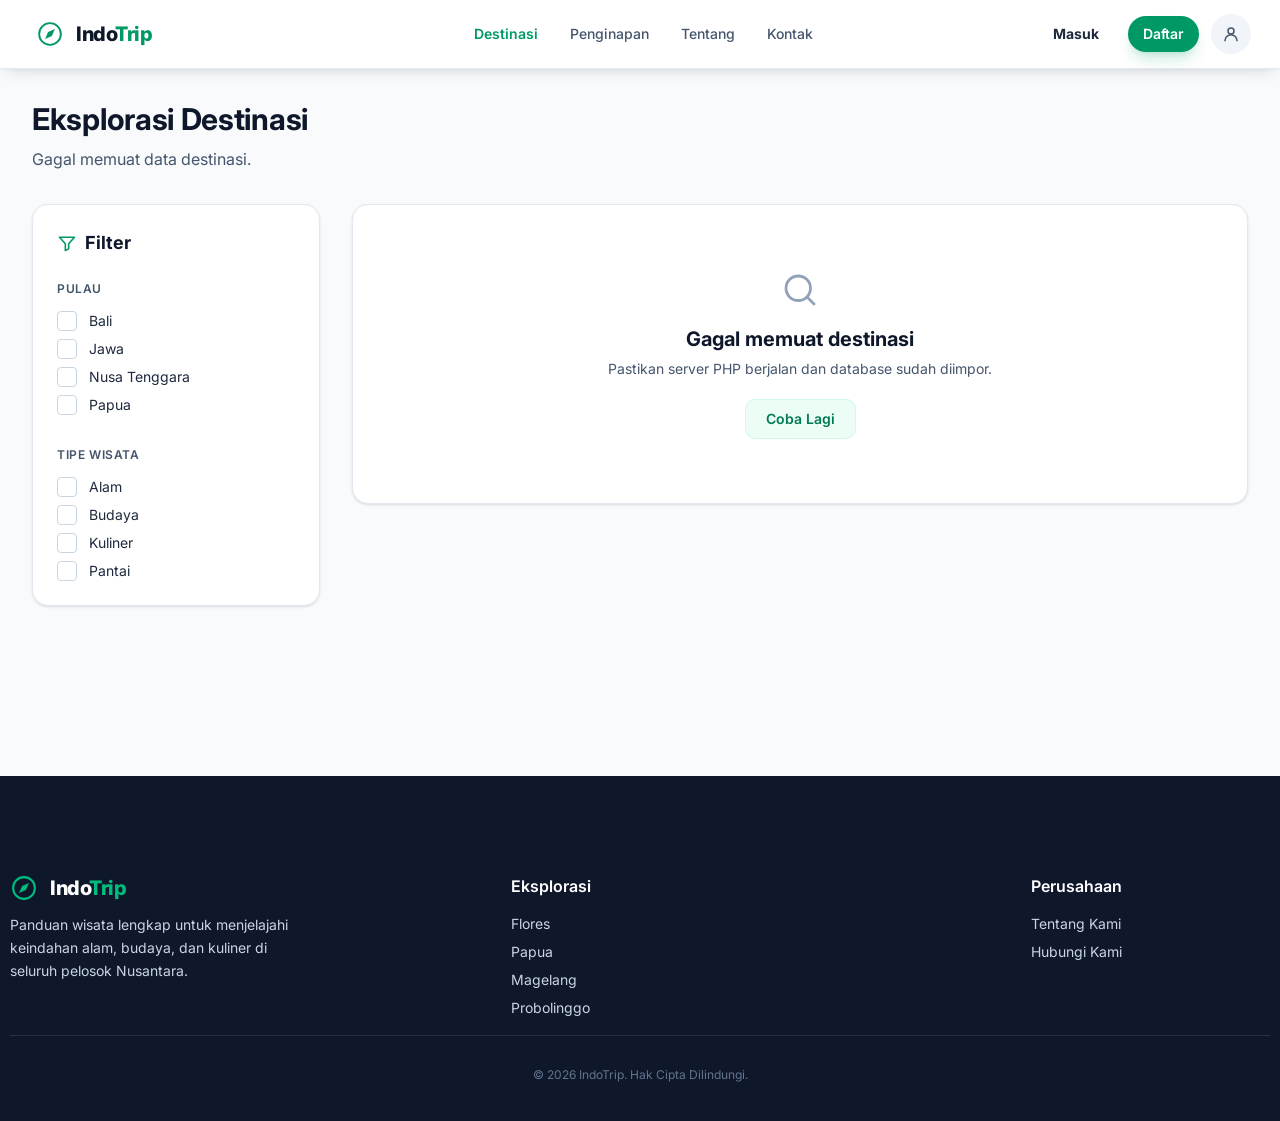
<file: destinasi.html>
<!DOCTYPE html>
<html lang="id">
<head>
  <meta charset="UTF-8" />
  <meta name="viewport" content="width=device-width, initial-scale=1.0" />
  <title>Destinasi — IndoTrip</title>

  <link rel="preconnect" href="https://fonts.googleapis.com" />
  <link rel="preconnect" href="https://fonts.gstatic.com" crossorigin />
  <link href="https://fonts.googleapis.com/css2?family=Inter:wght@400;500;600;700;800;900&display=swap" rel="stylesheet" />

  <link href="https://cdn.jsdelivr.net/npm/bootstrap@5.3.3/dist/css/bootstrap.min.css" rel="stylesheet" />

  <link rel="stylesheet" href="assets/css/style.css" />
</head>
<body>

  <header class="site-header">
    <div class="header-inner">
      <a href="index.html" class="brand" aria-label="IndoTrip — Beranda">
        <svg class="logo-mark" viewBox="0 0 32 32" fill="none" aria-hidden="true">
          <circle cx="16" cy="16" r="12.4" stroke="currentColor" stroke-width="2.2" />
          <path d="M21.6 10.4 18.2 18.2 10.4 21.6 13.8 13.8 21.6 10.4Z" fill="currentColor" />
        </svg>
        <span class="brand-name">Indo<span class="brand-trip">Trip</span></span>
      </a>

      <nav class="main-nav" aria-label="Navigasi utama">
        <a href="destinasi.html" class="active">Destinasi</a>
        <a href="penginapan.html">Penginapan</a>
        <a href="tentang.html">Tentang</a>
        <a href="kontak.html">Kontak</a>
      </nav>

      <div class="header-actions">
        <a href="login.html" class="btn-login">Masuk</a>
        <a href="signup.html" class="btn-register">Daftar</a>
        <a href="profile.html" class="btn-profile" aria-label="Profil">
          <svg width="18" height="18" viewBox="0 0 24 24" fill="none" stroke="currentColor" stroke-width="2" stroke-linecap="round" stroke-linejoin="round" aria-hidden="true">
            <circle cx="12" cy="8" r="4" />
            <path d="M4 21a8 8 0 0 1 16 0" />
          </svg>
        </a>
      </div>

      <button class="nav-toggler" type="button" data-bs-toggle="collapse" data-bs-target="#mobileNav" aria-controls="mobileNav" aria-expanded="false" aria-label="Buka menu">
        <svg width="22" height="22" viewBox="0 0 24 24" fill="none" stroke="currentColor" stroke-width="2" stroke-linecap="round" aria-hidden="true">
          <path d="M4 6h16M4 12h16M4 18h16" />
        </svg>
      </button>
    </div>

    <div class="collapse mobile-nav" id="mobileNav">
      <nav aria-label="Navigasi seluler">
        <a href="destinasi.html">Destinasi</a>
        <a href="penginapan.html">Penginapan</a>
        <a href="tentang.html">Tentang</a>
        <a href="kontak.html">Kontak</a>
        <a href="login.html" class="mobile-login">Masuk</a>
        <a href="signup.html" class="mobile-login">Daftar</a>
        <a href="profile.html" class="mobile-login">Profil</a>
      </nav>
    </div>
  </header>

  <main class="page-main">
    <div class="container-custom">

      <section class="hero" aria-labelledby="destinasi-title">
        <h1 id="destinasi-title">Eksplorasi Destinasi</h1>
        <p id="results-count" aria-live="polite">Menampilkan 6 destinasi wisata terbaik untuk Anda.</p>
      </section>

      <div class="content-grid">

        <aside class="filter-card" aria-labelledby="filter-title">
          <h2 class="filter-title" id="filter-title">
            <svg width="20" height="20" viewBox="0 0 24 24" fill="none" stroke="currentColor" stroke-width="1.9" stroke-linecap="round" stroke-linejoin="round" aria-hidden="true">
              <path d="M3 5h18l-7 8v6l-4 2v-8L3 5Z" />
            </svg>
            Filter
          </h2>

          <div class="filter-group">
            <p class="filter-group-title">Pulau</p>
            <div class="filter-options">
              <label class="filter-option">
                <input type="checkbox" name="pulau" value="Bali" />
                <span>Bali</span>
              </label>
              <label class="filter-option">
                <input type="checkbox" name="pulau" value="Jawa" />
                <span>Jawa</span>
              </label>
              <label class="filter-option">
                <input type="checkbox" name="pulau" value="Nusa Tenggara" />
                <span>Nusa Tenggara</span>
              </label>
              <label class="filter-option">
                <input type="checkbox" name="pulau" value="Papua" />
                <span>Papua</span>
              </label>
            </div>
          </div>

          <div class="filter-group">
            <p class="filter-group-title">Tipe Wisata</p>
            <div class="filter-options">
              <label class="filter-option">
                <input type="checkbox" name="tipe" value="Alam" />
                <span>Alam</span>
              </label>
              <label class="filter-option">
                <input type="checkbox" name="tipe" value="Budaya" />
                <span>Budaya</span>
              </label>
              <label class="filter-option">
                <input type="checkbox" name="tipe" value="Kuliner" />
                <span>Kuliner</span>
              </label>
              <label class="filter-option">
                <input type="checkbox" name="tipe" value="Pantai" />
                <span>Pantai</span>
              </label>
            </div>
          </div>
        </aside>

        <section class="results" aria-label="Daftar destinasi">
          <div class="cards-grid" id="cards-grid"></div>
        </section>

      </div>
    </div>
  </main>

  <footer class="site-footer">
    <div class="footer-inner">
      <div class="footer-grid">

        <div class="footer-brand">
          <a href="index.html" class="brand footer-logo" aria-label="IndoTrip — Beranda">
            <svg class="logo-mark" viewBox="0 0 32 32" fill="none" aria-hidden="true">
              <circle cx="16" cy="16" r="12.4" stroke="currentColor" stroke-width="2.4" />
              <path d="M21.6 10.4 18.2 18.2 10.4 21.6 13.8 13.8 21.6 10.4Z" fill="currentColor" />
            </svg>
            <span class="brand-name">Indo<span class="brand-trip">Trip</span></span>
          </a>
          <p class="footer-desc">Panduan wisata lengkap untuk menjelajahi keindahan alam, budaya, dan kuliner di seluruh pelosok Nusantara.</p>
        </div>

        <div class="footer-col">
          <h4>Eksplorasi</h4>
          <a href="detail-destinasi.html?id=taman-nasional-komodo">Flores</a>
          <a href="detail-destinasi.html?id=piaynemo">Papua</a>
          <a href="detail-destinasi.html?id=candi-borobudur">Magelang</a>
          <a href="detail-destinasi.html?id=gunung-bromo">Probolinggo</a>
        </div>

        <div class="footer-col">
          <h4>Perusahaan</h4>
          <a href="tentang.html">Tentang Kami</a>
          <a href="kontak.html">Hubungi Kami</a>
        </div>

      </div>

      <div class="footer-divider"></div>
      <p class="footer-copy">© 2026 IndoTrip. Hak Cipta Dilindungi.</p>
    </div>
  </footer>

  <div class="wishlist-toast" id="wishlistToast" role="status" aria-live="polite" hidden>
    <span class="wishlist-toast-icon" aria-hidden="true">&#10003;</span>
    <span id="wishlistToastText"></span>
  </div>

  <script src="https://cdn.jsdelivr.net/npm/bootstrap@5.3.3/dist/js/bootstrap.bundle.min.js"></script>
  <script src="js/header.js"></script>
  <script src="js/destinasi.js"></script>
</body>
</html>
</file>
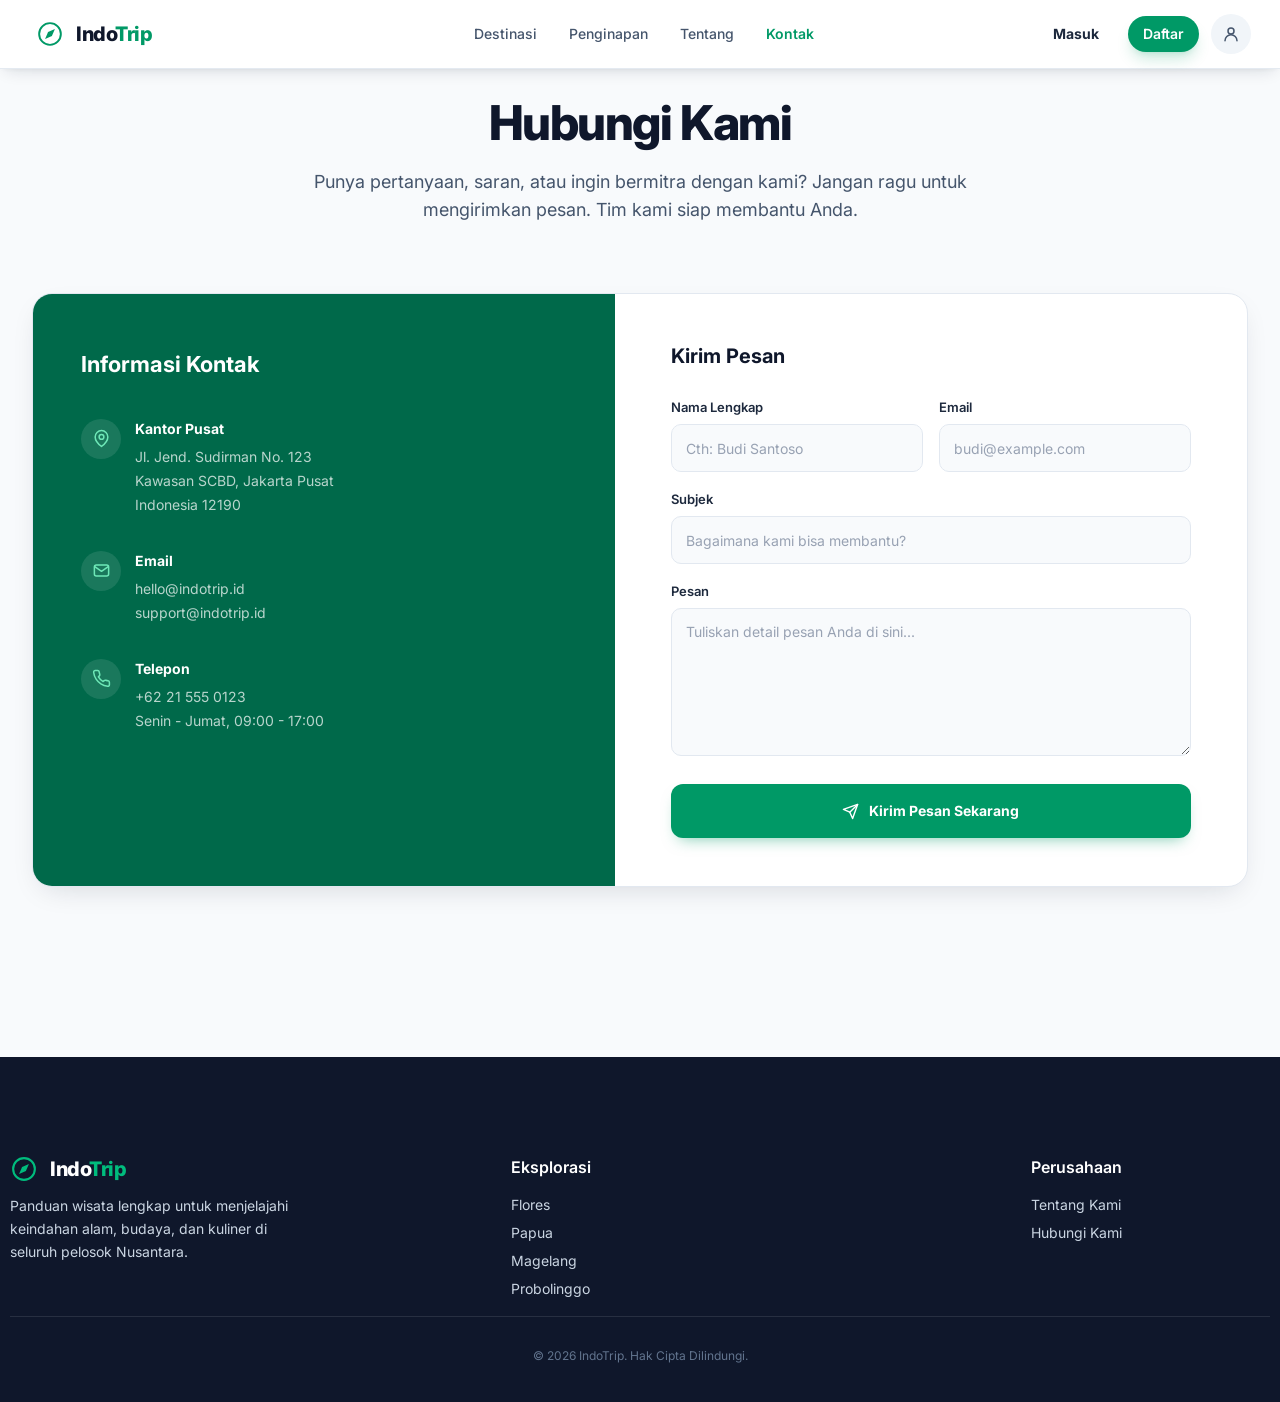
<file: kontak.html>
<!DOCTYPE html>
<html lang="id">
<head>
  <meta charset="UTF-8" />
  <meta name="viewport" content="width=device-width, initial-scale=1.0" />
  <title>Kontak — IndoTrip</title>

  <link rel="preconnect" href="https://fonts.googleapis.com" />
  <link rel="preconnect" href="https://fonts.gstatic.com" crossorigin />
  <link href="https://fonts.googleapis.com/css2?family=Inter:wght@400;500;600;700;800;900&display=swap" rel="stylesheet" />

  <link href="https://cdn.jsdelivr.net/npm/bootstrap@5.3.3/dist/css/bootstrap.min.css" rel="stylesheet" />

  <link rel="stylesheet" href="assets/css/style.css" />
</head>
<body>

  <header class="site-header">
    <div class="header-inner">
      <a href="index.html" class="brand" aria-label="IndoTrip — Beranda">
        <svg class="logo-mark" viewBox="0 0 32 32" fill="none" aria-hidden="true">
          <circle cx="16" cy="16" r="12.4" stroke="currentColor" stroke-width="2.2" />
          <path d="M21.6 10.4 18.2 18.2 10.4 21.6 13.8 13.8 21.6 10.4Z" fill="currentColor" />
        </svg>
        <span class="brand-name">Indo<span class="brand-trip">Trip</span></span>
      </a>

      <nav class="main-nav" aria-label="Navigasi utama">
        <a href="destinasi.html">Destinasi</a>
        <a href="penginapan.html">Penginapan</a>
        <a href="tentang.html">Tentang</a>
        <a href="kontak.html" class="active">Kontak</a>
      </nav>

      <div class="header-actions">
        <a href="login.html" class="btn-login">Masuk</a>
        <a href="signup.html" class="btn-register">Daftar</a>
        <a href="profile.html" class="btn-profile" aria-label="Profil">
          <svg width="18" height="18" viewBox="0 0 24 24" fill="none" stroke="currentColor" stroke-width="2" stroke-linecap="round" stroke-linejoin="round" aria-hidden="true">
            <circle cx="12" cy="8" r="4" />
            <path d="M4 21a8 8 0 0 1 16 0" />
          </svg>
        </a>
      </div>

      <button class="nav-toggler" type="button" data-bs-toggle="collapse" data-bs-target="#mobileNav" aria-controls="mobileNav" aria-expanded="false" aria-label="Buka menu">
        <svg width="22" height="22" viewBox="0 0 24 24" fill="none" stroke="currentColor" stroke-width="2" stroke-linecap="round" aria-hidden="true">
          <path d="M4 6h16M4 12h16M4 18h16" />
        </svg>
      </button>
    </div>

    <div class="collapse mobile-nav" id="mobileNav">
      <nav aria-label="Navigasi seluler">
        <a href="destinasi.html">Destinasi</a>
        <a href="penginapan.html">Penginapan</a>
        <a href="tentang.html">Tentang</a>
        <a href="kontak.html">Kontak</a>
        <a href="login.html" class="mobile-login">Masuk</a>
        <a href="signup.html" class="mobile-login">Daftar</a>
        <a href="profile.html" class="mobile-login">Profil</a>
      </nav>
    </div>
  </header>

  <main class="page-main contact-main">
    <div class="container-custom">

      <section class="contact-hero" aria-labelledby="contact-title">
        <h1 id="contact-title">Hubungi Kami</h1>
        <p>Punya pertanyaan, saran, atau ingin bermitra dengan kami? Jangan ragu untuk mengirimkan pesan. Tim kami siap membantu Anda.</p>
      </section>

      <section class="contact-card" aria-label="Informasi dan formulir kontak">

        <div class="contact-info">
          <h2>Informasi Kontak</h2>

          <div class="contact-info-item">
            <span class="contact-info-icon">
              <svg viewBox="0 0 24 24" fill="none" stroke="currentColor" stroke-width="1.9" stroke-linecap="round" stroke-linejoin="round" aria-hidden="true">
                <path d="M20 10c0 6-8 12-8 12S4 16 4 10a8 8 0 1 1 16 0Z" />
                <circle cx="12" cy="10" r="3" />
              </svg>
            </span>
            <div>
              <h3>Kantor Pusat</h3>
              <p>Jl. Jend. Sudirman No. 123<br />Kawasan SCBD, Jakarta Pusat<br />Indonesia 12190</p>
            </div>
          </div>

          <div class="contact-info-item">
            <span class="contact-info-icon">
              <svg viewBox="0 0 24 24" fill="none" stroke="currentColor" stroke-width="1.9" stroke-linecap="round" stroke-linejoin="round" aria-hidden="true">
                <rect x="3" y="5" width="18" height="14" rx="2.5" />
                <path d="m3.5 7 8.5 6 8.5-6" />
              </svg>
            </span>
            <div>
              <h3>Email</h3>
              <p>hello@indotrip.id<br />support@indotrip.id</p>
            </div>
          </div>

          <div class="contact-info-item">
            <span class="contact-info-icon">
              <svg viewBox="0 0 24 24" fill="none" stroke="currentColor" stroke-width="1.9" stroke-linecap="round" stroke-linejoin="round" aria-hidden="true">
                <path d="M22 16.9v3a2 2 0 0 1-2.2 2 19.8 19.8 0 0 1-8.6-3.1 19.5 19.5 0 0 1-6-6A19.8 19.8 0 0 1 2.1 4.2 2 2 0 0 1 4.1 2h3a2 2 0 0 1 2 1.7c.1 1 .4 2 .7 2.9a2 2 0 0 1-.5 2.1L8.1 9.9a16 16 0 0 0 6 6l1.2-1.2a2 2 0 0 1 2.1-.5c.9.3 1.9.6 2.9.7a2 2 0 0 1 1.7 2Z" />
              </svg>
            </span>
            <div>
              <h3>Telepon</h3>
              <p>+62 21 555 0123<br />Senin - Jumat, 09:00 - 17:00</p>
            </div>
          </div>
        </div>

        <div class="contact-form-wrap">
          <h2>Kirim Pesan</h2>

          <form class="contact-form" id="contactForm" novalidate>
            <div class="contact-row">
              <div class="contact-field">
                <label for="nama">Nama Lengkap</label>
                <input type="text" id="nama" name="nama" placeholder="Cth: Budi Santoso" autocomplete="name" required />
                <span class="field-error" aria-live="polite"></span>
              </div>

              <div class="contact-field">
                <label for="email">Email</label>
                <input type="email" id="email" name="email" placeholder="budi@example.com" autocomplete="email" required />
                <span class="field-error" aria-live="polite"></span>
              </div>
            </div>

            <div class="contact-field">
              <label for="subjek">Subjek</label>
              <input type="text" id="subjek" name="subjek" placeholder="Bagaimana kami bisa membantu?" required />
              <span class="field-error" aria-live="polite"></span>
            </div>

            <div class="contact-field">
              <label for="pesan">Pesan</label>
              <textarea id="pesan" name="pesan" rows="6" placeholder="Tuliskan detail pesan Anda di sini..." required></textarea>
              <span class="field-error" aria-live="polite"></span>
            </div>

            <button type="submit" class="contact-submit">
              <svg width="17" height="17" viewBox="0 0 24 24" fill="none" stroke="currentColor" stroke-width="2" stroke-linecap="round" stroke-linejoin="round" aria-hidden="true">
                <path d="m22 2-7 20-4-9-9-4 20-7Z" />
                <path d="M22 2 11 13" />
              </svg>
              Kirim Pesan Sekarang
            </button>
          </form>
        </div>
      </section>

    </div>
  </main>

  <footer class="site-footer">
    <div class="footer-inner">
      <div class="footer-grid">

        <div class="footer-brand">
          <a href="index.html" class="brand footer-logo" aria-label="IndoTrip — Beranda">
            <svg class="logo-mark" viewBox="0 0 32 32" fill="none" aria-hidden="true">
              <circle cx="16" cy="16" r="12.4" stroke="currentColor" stroke-width="2.4" />
              <path d="M21.6 10.4 18.2 18.2 10.4 21.6 13.8 13.8 21.6 10.4Z" fill="currentColor" />
            </svg>
            <span class="brand-name">Indo<span class="brand-trip">Trip</span></span>
          </a>
          <p class="footer-desc">Panduan wisata lengkap untuk menjelajahi keindahan alam, budaya, dan kuliner di seluruh pelosok Nusantara.</p>
        </div>

        <div class="footer-col">
          <h4>Eksplorasi</h4>
          <a href="detail-destinasi.html?id=taman-nasional-komodo">Flores</a>
          <a href="detail-destinasi.html?id=piaynemo">Papua</a>
          <a href="detail-destinasi.html?id=candi-borobudur">Magelang</a>
          <a href="detail-destinasi.html?id=gunung-bromo">Probolinggo</a>
        </div>

        <div class="footer-col">
          <h4>Perusahaan</h4>
          <a href="tentang.html">Tentang Kami</a>
          <a href="kontak.html">Hubungi Kami</a>
        </div>

      </div>

      <div class="footer-divider"></div>
      <p class="footer-copy">© 2026 IndoTrip. Hak Cipta Dilindungi.</p>
    </div>
  </footer>

  <div class="contact-toast" id="successToast" role="status" aria-live="polite">
    <span class="toast-icon">
      <svg width="18" height="18" viewBox="0 0 24 24" fill="none" stroke="currentColor" stroke-width="2.4" stroke-linecap="round" stroke-linejoin="round" aria-hidden="true">
        <path d="m5 12 4.5 4.5L19 7" />
      </svg>
    </span>
    <div class="toast-body">
      <strong>Pesan Terkirim!</strong>
      <p>Terima kasih telah menghubungi kami. Tim kami akan membalas dalam 1×24 jam.</p>
    </div>
    <button type="button" class="toast-close" id="toastClose" aria-label="Tutup notifikasi">
      <svg width="14" height="14" viewBox="0 0 24 24" fill="none" stroke="currentColor" stroke-width="2" stroke-linecap="round" aria-hidden="true">
        <path d="M6 6l12 12M18 6 6 18" />
      </svg>
    </button>
  </div>

  <script src="https://cdn.jsdelivr.net/npm/bootstrap@5.3.3/dist/js/bootstrap.bundle.min.js"></script>
  <script src="js/header.js"></script>
  <script src="js/kontak.js"></script>
</body>
</html>
</file>
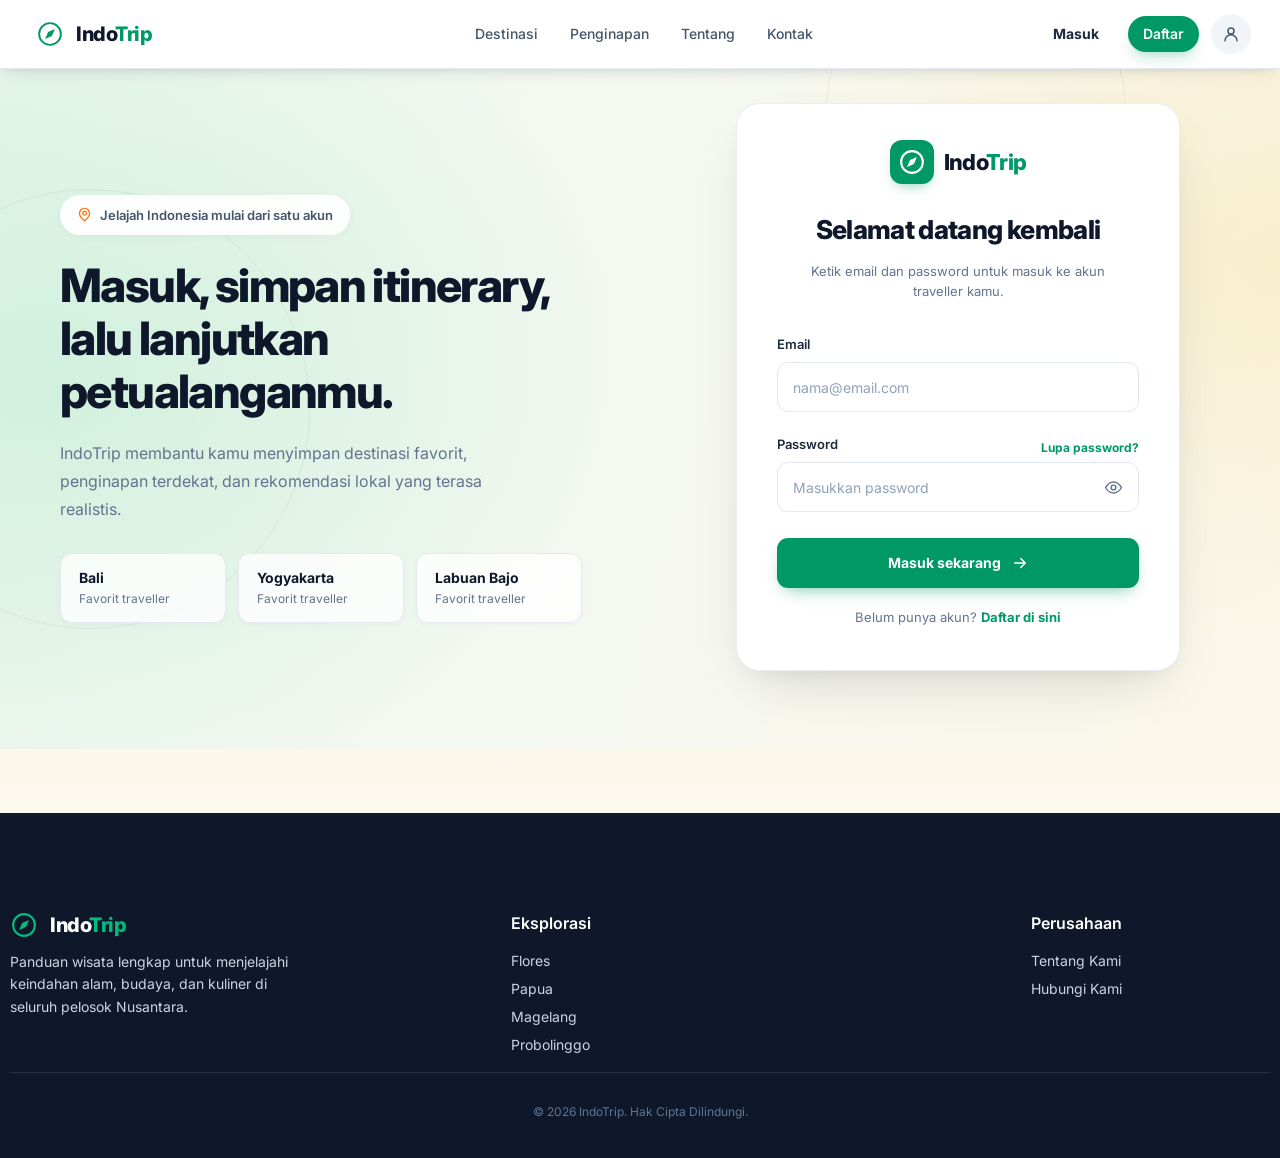
<file: login.html>
<!DOCTYPE html>
<html lang="id">
<head>
  <meta charset="UTF-8" />
  <meta name="viewport" content="width=device-width, initial-scale=1.0" />
  <title>Masuk — IndoTrip</title>

  <link rel="preconnect" href="https://fonts.googleapis.com" />
  <link rel="preconnect" href="https://fonts.gstatic.com" crossorigin />
  <link href="https://fonts.googleapis.com/css2?family=Inter:wght@400;500;600;700;800;900&display=swap" rel="stylesheet" />

  <link href="https://cdn.jsdelivr.net/npm/bootstrap@5.3.3/dist/css/bootstrap.min.css" rel="stylesheet" />

  <link rel="stylesheet" href="assets/css/style.css" />
</head>
<body>

  <header class="site-header">
    <div class="header-inner">
      <a href="index.html" class="brand" aria-label="IndoTrip — Beranda">
        <svg class="logo-mark" viewBox="0 0 32 32" fill="none" aria-hidden="true">
          <circle cx="16" cy="16" r="12.4" stroke="currentColor" stroke-width="2.2" />
          <path d="M21.6 10.4 18.2 18.2 10.4 21.6 13.8 13.8 21.6 10.4Z" fill="currentColor" />
        </svg>
        <span class="brand-name">Indo<span class="brand-trip">Trip</span></span>
      </a>

      <nav class="main-nav" aria-label="Navigasi utama">
        <a href="destinasi.html">Destinasi</a>
        <a href="penginapan.html">Penginapan</a>
        <a href="tentang.html">Tentang</a>
        <a href="kontak.html">Kontak</a>
      </nav>

      <div class="header-actions">
        <a href="login.html" class="btn-login">Masuk</a>
        <a href="signup.html" class="btn-register">Daftar</a>
        <a href="profile.html" class="btn-profile" aria-label="Profil">
          <svg width="18" height="18" viewBox="0 0 24 24" fill="none" stroke="currentColor" stroke-width="2" stroke-linecap="round" stroke-linejoin="round" aria-hidden="true">
            <circle cx="12" cy="8" r="4" />
            <path d="M4 21a8 8 0 0 1 16 0" />
          </svg>
        </a>
      </div>

      <button class="nav-toggler" type="button" data-bs-toggle="collapse" data-bs-target="#mobileNav" aria-controls="mobileNav" aria-expanded="false" aria-label="Buka menu">
        <svg width="22" height="22" viewBox="0 0 24 24" fill="none" stroke="currentColor" stroke-width="2" stroke-linecap="round" aria-hidden="true">
          <path d="M4 6h16M4 12h16M4 18h16" />
        </svg>
      </button>
    </div>

    <div class="collapse mobile-nav" id="mobileNav">
      <nav aria-label="Navigasi seluler">
        <a href="destinasi.html">Destinasi</a>
        <a href="penginapan.html">Penginapan</a>
        <a href="tentang.html">Tentang</a>
        <a href="kontak.html">Kontak</a>
        <a href="login.html" class="mobile-login">Masuk</a>
        <a href="signup.html" class="mobile-login">Daftar</a>
        <a href="profile.html" class="mobile-login">Profil</a>
      </nav>
    </div>
  </header>

  <main class="auth-main auth-main--login">
    <section class="auth-hero" aria-labelledby="login-title">
      <div class="auth-hero-inner auth-container">

        <div class="auth-copy">
          <span class="auth-pill">
            <svg width="15" height="15" viewBox="0 0 24 24" fill="none" stroke="currentColor" stroke-width="1.9" stroke-linecap="round" stroke-linejoin="round" aria-hidden="true">
              <path d="M20 10c0 6-8 12-8 12S4 16 4 10a8 8 0 1 1 16 0Z" />
              <circle cx="12" cy="10" r="3" />
            </svg>
            Jelajah Indonesia mulai dari satu akun
          </span>

          <h1 id="login-title">Masuk, simpan itinerary,<br />lalu lanjutkan<br />petualanganmu.</h1>

          <p class="auth-copy-text">
            IndoTrip membantu kamu menyimpan destinasi favorit, penginapan terdekat,
            dan rekomendasi lokal yang terasa realistis.
          </p>

          <div class="auth-favorites" aria-label="Destinasi favorit traveller">
            <div class="auth-fav-card">
              <strong>Bali</strong>
              <span>Favorit traveller</span>
            </div>
            <div class="auth-fav-card">
              <strong>Yogyakarta</strong>
              <span>Favorit traveller</span>
            </div>
            <div class="auth-fav-card">
              <strong>Labuan Bajo</strong>
              <span>Favorit traveller</span>
            </div>
          </div>
        </div>

        <div class="auth-card-wrap">
          <div class="auth-card">
            <div class="auth-brand" aria-label="IndoTrip">
              <span class="auth-brand-icon">
                <svg viewBox="0 0 32 32" fill="none" aria-hidden="true">
                  <circle cx="16" cy="16" r="12.4" stroke="currentColor" stroke-width="2.4" />
                  <path d="M21.6 10.4 18.2 18.2 10.4 21.6 13.8 13.8 21.6 10.4Z" fill="currentColor" />
                </svg>
              </span>
              <span class="auth-brand-name">Indo<span>Trip</span></span>
            </div>

            <h2 class="auth-card-title">Selamat datang kembali</h2>
            <p class="auth-card-sub">Ketik email dan password untuk masuk ke akun traveller kamu.</p>

            <form id="loginForm" class="auth-form" novalidate>
              <div class="auth-field">
                <label for="loginEmail">Email</label>
                <input id="loginEmail" name="email" type="email" placeholder="nama@email.com" autocomplete="email" required />
              </div>

              <div class="auth-field">
                <div class="auth-label-row">
                  <label for="loginPassword">Password</label>
                  <a href="#" class="auth-forgot" id="forgotPassword">Lupa password?</a>
                </div>
                <div class="auth-input-icon">
                  <input id="loginPassword" name="password" type="password" placeholder="Masukkan password" autocomplete="current-password" required />
                  <button type="button" class="auth-eye js-toggle-password" aria-label="Tampilkan password" aria-pressed="false">
                    <svg class="eye-open" width="19" height="19" viewBox="0 0 24 24" fill="none" stroke="currentColor" stroke-width="1.8" stroke-linecap="round" stroke-linejoin="round" aria-hidden="true">
                      <path d="M2 12s3.6-7 10-7 10 7 10 7-3.6 7-10 7-10-7-10-7Z" />
                      <circle cx="12" cy="12" r="3" />
                    </svg>
                    <svg class="eye-off" width="19" height="19" viewBox="0 0 24 24" fill="none" stroke="currentColor" stroke-width="1.8" stroke-linecap="round" stroke-linejoin="round" aria-hidden="true">
                      <path d="M3 3l18 18" />
                      <path d="M10.6 10.6a2 2 0 0 0 2.8 2.8" />
                      <path d="M9.9 5.2A10.9 10.9 0 0 1 12 5c6.4 0 10 7 10 7a17.6 17.6 0 0 1-3.2 4.1M6.2 6.3A17.6 17.6 0 0 0 2 12s3.6 7 10 7a10.8 10.8 0 0 0 4.1-.8" />
                    </svg>
                  </button>
                </div>
              </div>

              <p class="auth-message" id="loginMessage" role="alert" hidden></p>

              <button type="submit" class="auth-primary-btn">
                Masuk sekarang
                <svg width="18" height="18" viewBox="0 0 24 24" fill="none" stroke="currentColor" stroke-width="2" stroke-linecap="round" stroke-linejoin="round" aria-hidden="true">
                  <path d="M5 12h14M13 6l6 6-6 6" />
                </svg>
              </button>
            </form>

            <p class="auth-switch">Belum punya akun? <a href="signup.html">Daftar di sini</a></p>
          </div>
        </div>

      </div>
    </section>
    <div class="auth-spacer" aria-hidden="true"></div>
  </main>

  <footer class="site-footer">
    <div class="footer-inner">
      <div class="footer-grid">

        <div class="footer-brand">
          <a href="index.html" class="brand footer-logo" aria-label="IndoTrip — Beranda">
            <svg class="logo-mark" viewBox="0 0 32 32" fill="none" aria-hidden="true">
              <circle cx="16" cy="16" r="12.4" stroke="currentColor" stroke-width="2.4" />
              <path d="M21.6 10.4 18.2 18.2 10.4 21.6 13.8 13.8 21.6 10.4Z" fill="currentColor" />
            </svg>
            <span class="brand-name">Indo<span class="brand-trip">Trip</span></span>
          </a>
          <p class="footer-desc">Panduan wisata lengkap untuk menjelajahi keindahan alam, budaya, dan kuliner di seluruh pelosok Nusantara.</p>
        </div>

        <div class="footer-col">
          <h4>Eksplorasi</h4>
          <a href="detail-destinasi.html?id=taman-nasional-komodo">Flores</a>
          <a href="detail-destinasi.html?id=piaynemo">Papua</a>
          <a href="detail-destinasi.html?id=candi-borobudur">Magelang</a>
          <a href="detail-destinasi.html?id=gunung-bromo">Probolinggo</a>
        </div>

        <div class="footer-col">
          <h4>Perusahaan</h4>
          <a href="tentang.html">Tentang Kami</a>
          <a href="kontak.html">Hubungi Kami</a>
        </div>

      </div>

      <div class="footer-divider"></div>
      <p class="footer-copy">© 2026 IndoTrip. Hak Cipta Dilindungi.</p>
    </div>
  </footer>

  <script src="https://cdn.jsdelivr.net/npm/bootstrap@5.3.3/dist/js/bootstrap.bundle.min.js"></script>
  <script src="js/header.js"></script>
  <script src="js/auth.js"></script>
</body>
</html>
</file>
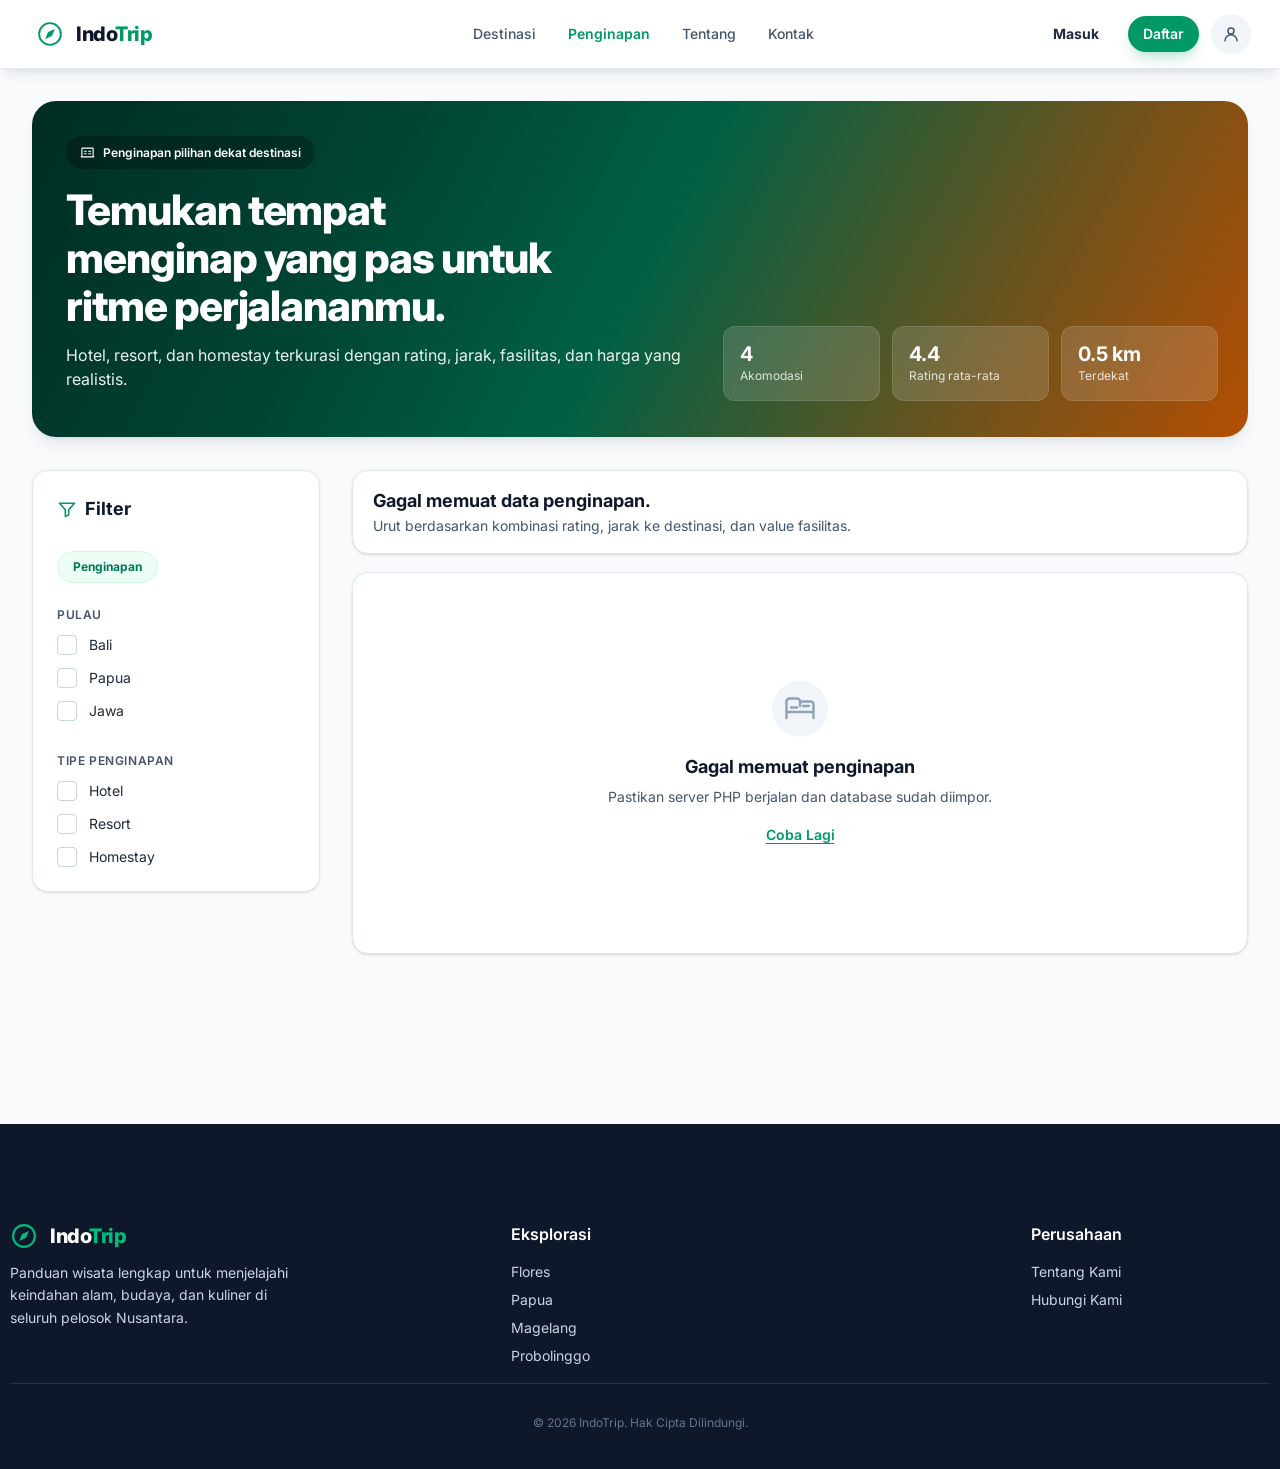
<file: penginapan.html>
<!DOCTYPE html>
<html lang="id">
<head>
  <meta charset="UTF-8" />
  <meta name="viewport" content="width=device-width, initial-scale=1.0" />
  <title>Penginapan — IndoTrip</title>

  <link rel="preconnect" href="https://fonts.googleapis.com" />
  <link rel="preconnect" href="https://fonts.gstatic.com" crossorigin />
  <link href="https://fonts.googleapis.com/css2?family=Inter:wght@400;500;600;700;800;900&display=swap" rel="stylesheet" />

  <link href="https://cdn.jsdelivr.net/npm/bootstrap@5.3.3/dist/css/bootstrap.min.css" rel="stylesheet" />

  <link rel="stylesheet" href="assets/css/style.css" />
</head>
<body>

  <header class="site-header">
    <div class="header-inner">
      <a href="index.html" class="brand" aria-label="IndoTrip — Beranda">
        <svg class="logo-mark" viewBox="0 0 32 32" fill="none" aria-hidden="true">
          <circle cx="16" cy="16" r="12.4" stroke="currentColor" stroke-width="2.2" />
          <path d="M21.6 10.4 18.2 18.2 10.4 21.6 13.8 13.8 21.6 10.4Z" fill="currentColor" />
        </svg>
        <span class="brand-name">Indo<span class="brand-trip">Trip</span></span>
      </a>

      <nav class="main-nav" aria-label="Navigasi utama">
        <a href="destinasi.html">Destinasi</a>
        <a href="penginapan.html" class="active">Penginapan</a>
        <a href="tentang.html">Tentang</a>
        <a href="kontak.html">Kontak</a>
      </nav>

      <div class="header-actions">
        <a href="login.html" class="btn-login">Masuk</a>
        <a href="signup.html" class="btn-register">Daftar</a>
        <a href="profile.html" class="btn-profile" aria-label="Profil">
          <svg width="18" height="18" viewBox="0 0 24 24" fill="none" stroke="currentColor" stroke-width="2" stroke-linecap="round" stroke-linejoin="round" aria-hidden="true">
            <circle cx="12" cy="8" r="4" />
            <path d="M4 21a8 8 0 0 1 16 0" />
          </svg>
        </a>
      </div>

      <button class="nav-toggler" type="button" data-bs-toggle="collapse" data-bs-target="#mobileNav" aria-controls="mobileNav" aria-expanded="false" aria-label="Buka menu">
        <svg width="22" height="22" viewBox="0 0 24 24" fill="none" stroke="currentColor" stroke-width="2" stroke-linecap="round" aria-hidden="true">
          <path d="M4 6h16M4 12h16M4 18h16" />
        </svg>
      </button>
    </div>

    <div class="collapse mobile-nav" id="mobileNav">
      <nav aria-label="Navigasi seluler">
        <a href="destinasi.html">Destinasi</a>
        <a href="penginapan.html">Penginapan</a>
        <a href="tentang.html">Tentang</a>
        <a href="kontak.html">Kontak</a>
        <a href="login.html" class="mobile-login">Masuk</a>
        <a href="signup.html" class="mobile-login">Daftar</a>
        <a href="profile.html" class="mobile-login">Profil</a>
      </nav>
    </div>
  </header>

  <main class="page-main">
    <div class="container-custom">

      <section class="inap-hero" aria-labelledby="penginapan-title">
        <div class="inap-hero-content">
          <span class="inap-hero-badge">
            <svg width="15" height="15" viewBox="0 0 24 24" fill="none" stroke="currentColor" stroke-width="1.8" stroke-linecap="round" stroke-linejoin="round" aria-hidden="true">
              <path d="M3 19V6a1 1 0 0 1 1-1h16a1 1 0 0 1 1 1v13M2 19h20M7 10h3m4 0h3M7 14h3m4 0h3" />
            </svg>
            Penginapan pilihan dekat destinasi
          </span>
          <h1 id="penginapan-title">Temukan tempat<br />menginap yang pas untuk<br class="inap-break" /> ritme perjalananmu.</h1>
          <p>Hotel, resort, dan homestay terkurasi dengan rating, jarak, fasilitas, dan harga yang realistis.</p>
        </div>

        <div class="inap-stats" aria-label="Ringkasan penginapan">
          <div class="inap-stat">
            <strong id="stat-akomodasi">4</strong>
            <span>Akomodasi</span>
          </div>
          <div class="inap-stat">
            <strong id="stat-rating">4.4</strong>
            <span>Rating rata-rata</span>
          </div>
          <div class="inap-stat">
            <strong id="stat-terdekat">0.5 km</strong>
            <span>Terdekat</span>
          </div>
        </div>
      </section>

      <div class="content-grid">

        <aside class="filter-card inap-filter" aria-labelledby="filter-title">
          <h2 class="filter-title" id="filter-title">
            <svg width="20" height="20" viewBox="0 0 24 24" fill="none" stroke="currentColor" stroke-width="1.9" stroke-linecap="round" stroke-linejoin="round" aria-hidden="true">
              <path d="M3 5h18l-7 8v6l-4 2v-8L3 5Z" />
            </svg>
            Filter
          </h2>

          <span class="inap-filter-pill">Penginapan</span>

          <div class="filter-group">
            <p class="filter-group-title">Pulau</p>
            <div class="filter-options">
              <label class="filter-option">
                <input type="checkbox" name="pulau" value="Bali" />
                <span>Bali</span>
              </label>
              <label class="filter-option">
                <input type="checkbox" name="pulau" value="Papua" />
                <span>Papua</span>
              </label>
              <label class="filter-option">
                <input type="checkbox" name="pulau" value="Jawa" />
                <span>Jawa</span>
              </label>
            </div>
          </div>

          <div class="filter-group">
            <p class="filter-group-title">Tipe Penginapan</p>
            <div class="filter-options">
              <label class="filter-option">
                <input type="checkbox" name="tipe" value="Hotel" />
                <span>Hotel</span>
              </label>
              <label class="filter-option">
                <input type="checkbox" name="tipe" value="Resort" />
                <span>Resort</span>
              </label>
              <label class="filter-option">
                <input type="checkbox" name="tipe" value="Homestay" />
                <span>Homestay</span>
              </label>
            </div>
          </div>
        </aside>

        <section class="results inap-results" aria-label="Daftar penginapan">
          <div class="inap-results-head">
            <div>
              <h2 id="results-count" aria-live="polite">4 penginapan tersedia</h2>
              <p>Urut berdasarkan kombinasi rating, jarak ke destinasi, dan value fasilitas.</p>
            </div>
            <span class="inap-refund" id="refund-badge" hidden>Bisa refund</span>
          </div>

          <div class="inap-cards-grid" id="inap-cards-grid"></div>
        </section>

      </div>
    </div>
  </main>

  <footer class="site-footer">
    <div class="footer-inner">
      <div class="footer-grid">

        <div class="footer-brand">
          <a href="index.html" class="brand footer-logo" aria-label="IndoTrip — Beranda">
            <svg class="logo-mark" viewBox="0 0 32 32" fill="none" aria-hidden="true">
              <circle cx="16" cy="16" r="12.4" stroke="currentColor" stroke-width="2.4" />
              <path d="M21.6 10.4 18.2 18.2 10.4 21.6 13.8 13.8 21.6 10.4Z" fill="currentColor" />
            </svg>
            <span class="brand-name">Indo<span class="brand-trip">Trip</span></span>
          </a>
          <p class="footer-desc">Panduan wisata lengkap untuk menjelajahi keindahan alam, budaya, dan kuliner di seluruh pelosok Nusantara.</p>
        </div>

        <div class="footer-col">
          <h4>Eksplorasi</h4>
          <a href="detail-destinasi.html?id=taman-nasional-komodo">Flores</a>
          <a href="detail-destinasi.html?id=piaynemo">Papua</a>
          <a href="detail-destinasi.html?id=candi-borobudur">Magelang</a>
          <a href="detail-destinasi.html?id=gunung-bromo">Probolinggo</a>
        </div>

        <div class="footer-col">
          <h4>Perusahaan</h4>
          <a href="tentang.html">Tentang Kami</a>
          <a href="kontak.html">Hubungi Kami</a>
        </div>

      </div>

      <div class="footer-divider"></div>
      <p class="footer-copy">© 2026 IndoTrip. Hak Cipta Dilindungi.</p>
    </div>
  </footer>

  <div class="wishlist-toast" id="wishlistToast" role="status" aria-live="polite" hidden>
    <span class="wishlist-toast-icon" aria-hidden="true">&#10003;</span>
    <span id="wishlistToastText"></span>
  </div>

  <script src="https://cdn.jsdelivr.net/npm/bootstrap@5.3.3/dist/js/bootstrap.bundle.min.js"></script>
  <script src="js/header.js"></script>
  <script src="js/penginapan.js"></script>
</body>
</html>
</file>
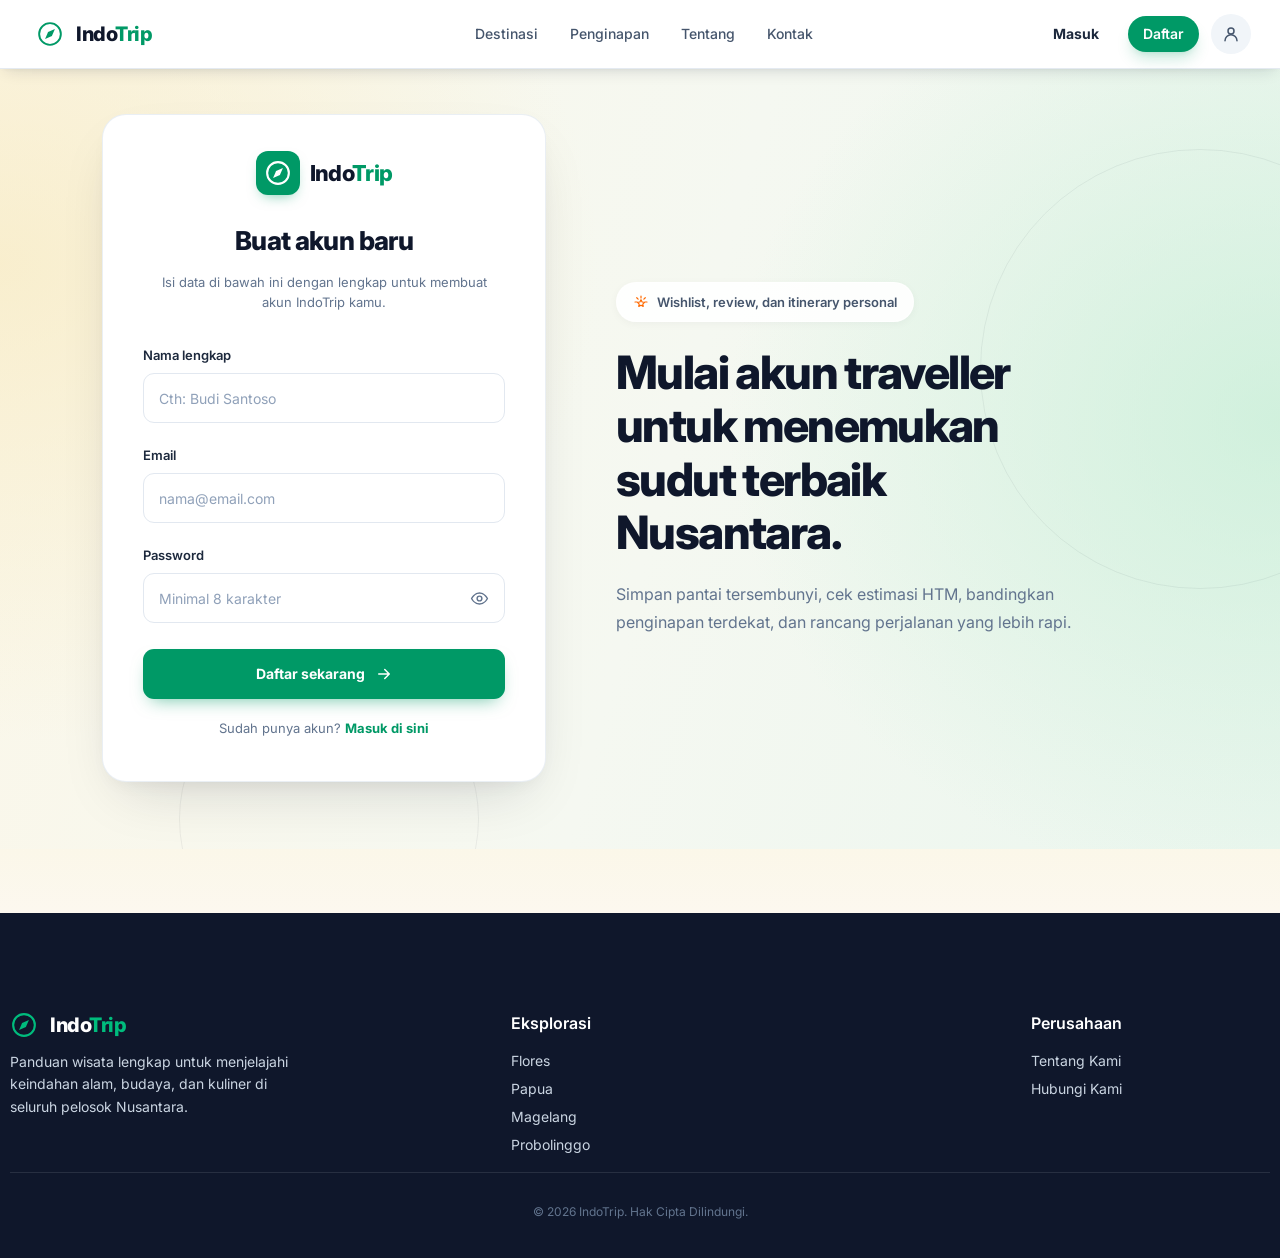
<file: signup.html>
<!DOCTYPE html>
<html lang="id">
<head>
  <meta charset="UTF-8" />
  <meta name="viewport" content="width=device-width, initial-scale=1.0" />
  <title>Daftar — IndoTrip</title>

  <link rel="preconnect" href="https://fonts.googleapis.com" />
  <link rel="preconnect" href="https://fonts.gstatic.com" crossorigin />
  <link href="https://fonts.googleapis.com/css2?family=Inter:wght@400;500;600;700;800;900&display=swap" rel="stylesheet" />

  <link href="https://cdn.jsdelivr.net/npm/bootstrap@5.3.3/dist/css/bootstrap.min.css" rel="stylesheet" />

  <link rel="stylesheet" href="assets/css/style.css" />
</head>
<body>

  <header class="site-header">
    <div class="header-inner">
      <a href="index.html" class="brand" aria-label="IndoTrip — Beranda">
        <svg class="logo-mark" viewBox="0 0 32 32" fill="none" aria-hidden="true">
          <circle cx="16" cy="16" r="12.4" stroke="currentColor" stroke-width="2.2" />
          <path d="M21.6 10.4 18.2 18.2 10.4 21.6 13.8 13.8 21.6 10.4Z" fill="currentColor" />
        </svg>
        <span class="brand-name">Indo<span class="brand-trip">Trip</span></span>
      </a>

      <nav class="main-nav" aria-label="Navigasi utama">
        <a href="destinasi.html">Destinasi</a>
        <a href="penginapan.html">Penginapan</a>
        <a href="tentang.html">Tentang</a>
        <a href="kontak.html">Kontak</a>
      </nav>

      <div class="header-actions">
        <a href="login.html" class="btn-login">Masuk</a>
        <a href="signup.html" class="btn-register">Daftar</a>
        <a href="profile.html" class="btn-profile" aria-label="Profil">
          <svg width="18" height="18" viewBox="0 0 24 24" fill="none" stroke="currentColor" stroke-width="2" stroke-linecap="round" stroke-linejoin="round" aria-hidden="true">
            <circle cx="12" cy="8" r="4" />
            <path d="M4 21a8 8 0 0 1 16 0" />
          </svg>
        </a>
      </div>

      <button class="nav-toggler" type="button" data-bs-toggle="collapse" data-bs-target="#mobileNav" aria-controls="mobileNav" aria-expanded="false" aria-label="Buka menu">
        <svg width="22" height="22" viewBox="0 0 24 24" fill="none" stroke="currentColor" stroke-width="2" stroke-linecap="round" aria-hidden="true">
          <path d="M4 6h16M4 12h16M4 18h16" />
        </svg>
      </button>
    </div>

    <div class="collapse mobile-nav" id="mobileNav">
      <nav aria-label="Navigasi seluler">
        <a href="destinasi.html">Destinasi</a>
        <a href="penginapan.html">Penginapan</a>
        <a href="tentang.html">Tentang</a>
        <a href="kontak.html">Kontak</a>
        <a href="login.html" class="mobile-login">Masuk</a>
        <a href="signup.html" class="mobile-login">Daftar</a>
        <a href="profile.html" class="mobile-login">Profil</a>
      </nav>
    </div>
  </header>

  <main class="auth-main auth-main--signup">
    <section class="auth-hero" aria-labelledby="signup-title">
      <div class="auth-hero-inner auth-container">

        <div class="auth-card-wrap">
          <div class="auth-card">
            <div class="auth-brand" aria-label="IndoTrip">
              <span class="auth-brand-icon">
                <svg viewBox="0 0 32 32" fill="none" aria-hidden="true">
                  <circle cx="16" cy="16" r="12.4" stroke="currentColor" stroke-width="2.4" />
                  <path d="M21.6 10.4 18.2 18.2 10.4 21.6 13.8 13.8 21.6 10.4Z" fill="currentColor" />
                </svg>
              </span>
              <span class="auth-brand-name">Indo<span>Trip</span></span>
            </div>

            <h2 class="auth-card-title">Buat akun baru</h2>
            <p class="auth-card-sub">Isi data di bawah ini dengan lengkap untuk membuat akun IndoTrip kamu.</p>

            <form id="signupForm" class="auth-form" novalidate>
              <div class="auth-field">
                <label for="signupName">Nama lengkap</label>
                <input id="signupName" name="name" type="text" placeholder="Cth: Budi Santoso" autocomplete="name" required />
              </div>

              <div class="auth-field">
                <label for="signupEmail">Email</label>
                <input id="signupEmail" name="email" type="email" placeholder="nama@email.com" autocomplete="email" required />
              </div>

              <div class="auth-field">
                <label for="signupPassword">Password</label>
                <div class="auth-input-icon">
                  <input id="signupPassword" name="password" type="password" placeholder="Minimal 8 karakter" autocomplete="new-password" required />
                  <button type="button" class="auth-eye js-toggle-password" aria-label="Tampilkan password" aria-pressed="false">
                    <svg class="eye-open" width="19" height="19" viewBox="0 0 24 24" fill="none" stroke="currentColor" stroke-width="1.8" stroke-linecap="round" stroke-linejoin="round" aria-hidden="true">
                      <path d="M2 12s3.6-7 10-7 10 7 10 7-3.6 7-10 7-10-7-10-7Z" />
                      <circle cx="12" cy="12" r="3" />
                    </svg>
                    <svg class="eye-off" width="19" height="19" viewBox="0 0 24 24" fill="none" stroke="currentColor" stroke-width="1.8" stroke-linecap="round" stroke-linejoin="round" aria-hidden="true">
                      <path d="M3 3l18 18" />
                      <path d="M10.6 10.6a2 2 0 0 0 2.8 2.8" />
                      <path d="M9.9 5.2A10.9 10.9 0 0 1 12 5c6.4 0 10 7 10 7a17.6 17.6 0 0 1-3.2 4.1M6.2 6.3A17.6 17.6 0 0 0 2 12s3.6 7 10 7a10.8 10.8 0 0 0 4.1-.8" />
                    </svg>
                  </button>
                </div>
              </div>

              <p class="auth-message" id="signupMessage" role="alert" hidden></p>

              <button type="submit" class="auth-primary-btn">
                Daftar sekarang
                <svg width="18" height="18" viewBox="0 0 24 24" fill="none" stroke="currentColor" stroke-width="2" stroke-linecap="round" stroke-linejoin="round" aria-hidden="true">
                  <path d="M5 12h14M13 6l6 6-6 6" />
                </svg>
              </button>
            </form>

            <p class="auth-switch">Sudah punya akun? <a href="login.html">Masuk di sini</a></p>
          </div>
        </div>

        <div class="auth-copy">
          <span class="auth-pill">
            <svg width="16" height="16" viewBox="0 0 24 24" fill="none" stroke="currentColor" stroke-width="1.8" stroke-linecap="round" stroke-linejoin="round" aria-hidden="true">
              <path d="M12 3v3M5.6 5.6l2.1 2.1M3 12h3M18 12h3M16.3 7.7l2.1-2.1" />
              <path d="M12 8.5 13.7 12l3.5.6-2.5 2.5.6 3.5-3.3-1.8-3.3 1.8.6-3.5-2.5-2.5 3.5-.6L12 8.5Z" />
            </svg>
            Wishlist, review, dan itinerary personal
          </span>

          <h1 id="signup-title">Mulai akun traveller untuk menemukan sudut terbaik Nusantara.</h1>

          <p class="auth-copy-text">
            Simpan pantai tersembunyi, cek estimasi HTM, bandingkan penginapan terdekat,
            dan rancang perjalanan yang lebih rapi.
          </p>
        </div>

      </div>
    </section>
    <div class="auth-spacer" aria-hidden="true"></div>
  </main>

  <footer class="site-footer">
    <div class="footer-inner">
      <div class="footer-grid">

        <div class="footer-brand">
          <a href="index.html" class="brand footer-logo" aria-label="IndoTrip — Beranda">
            <svg class="logo-mark" viewBox="0 0 32 32" fill="none" aria-hidden="true">
              <circle cx="16" cy="16" r="12.4" stroke="currentColor" stroke-width="2.4" />
              <path d="M21.6 10.4 18.2 18.2 10.4 21.6 13.8 13.8 21.6 10.4Z" fill="currentColor" />
            </svg>
            <span class="brand-name">Indo<span class="brand-trip">Trip</span></span>
          </a>
          <p class="footer-desc">Panduan wisata lengkap untuk menjelajahi keindahan alam, budaya, dan kuliner di seluruh pelosok Nusantara.</p>
        </div>

        <div class="footer-col">
          <h4>Eksplorasi</h4>
          <a href="detail-destinasi.html?id=taman-nasional-komodo">Flores</a>
          <a href="detail-destinasi.html?id=piaynemo">Papua</a>
          <a href="detail-destinasi.html?id=candi-borobudur">Magelang</a>
          <a href="detail-destinasi.html?id=gunung-bromo">Probolinggo</a>
        </div>

        <div class="footer-col">
          <h4>Perusahaan</h4>
          <a href="tentang.html">Tentang Kami</a>
          <a href="kontak.html">Hubungi Kami</a>
        </div>

      </div>

      <div class="footer-divider"></div>
      <p class="footer-copy">© 2026 IndoTrip. Hak Cipta Dilindungi.</p>
    </div>
  </footer>

  <script src="https://cdn.jsdelivr.net/npm/bootstrap@5.3.3/dist/js/bootstrap.bundle.min.js"></script>
  <script src="js/header.js"></script>
  <script src="js/auth.js"></script>
</body>
</html>
</file>
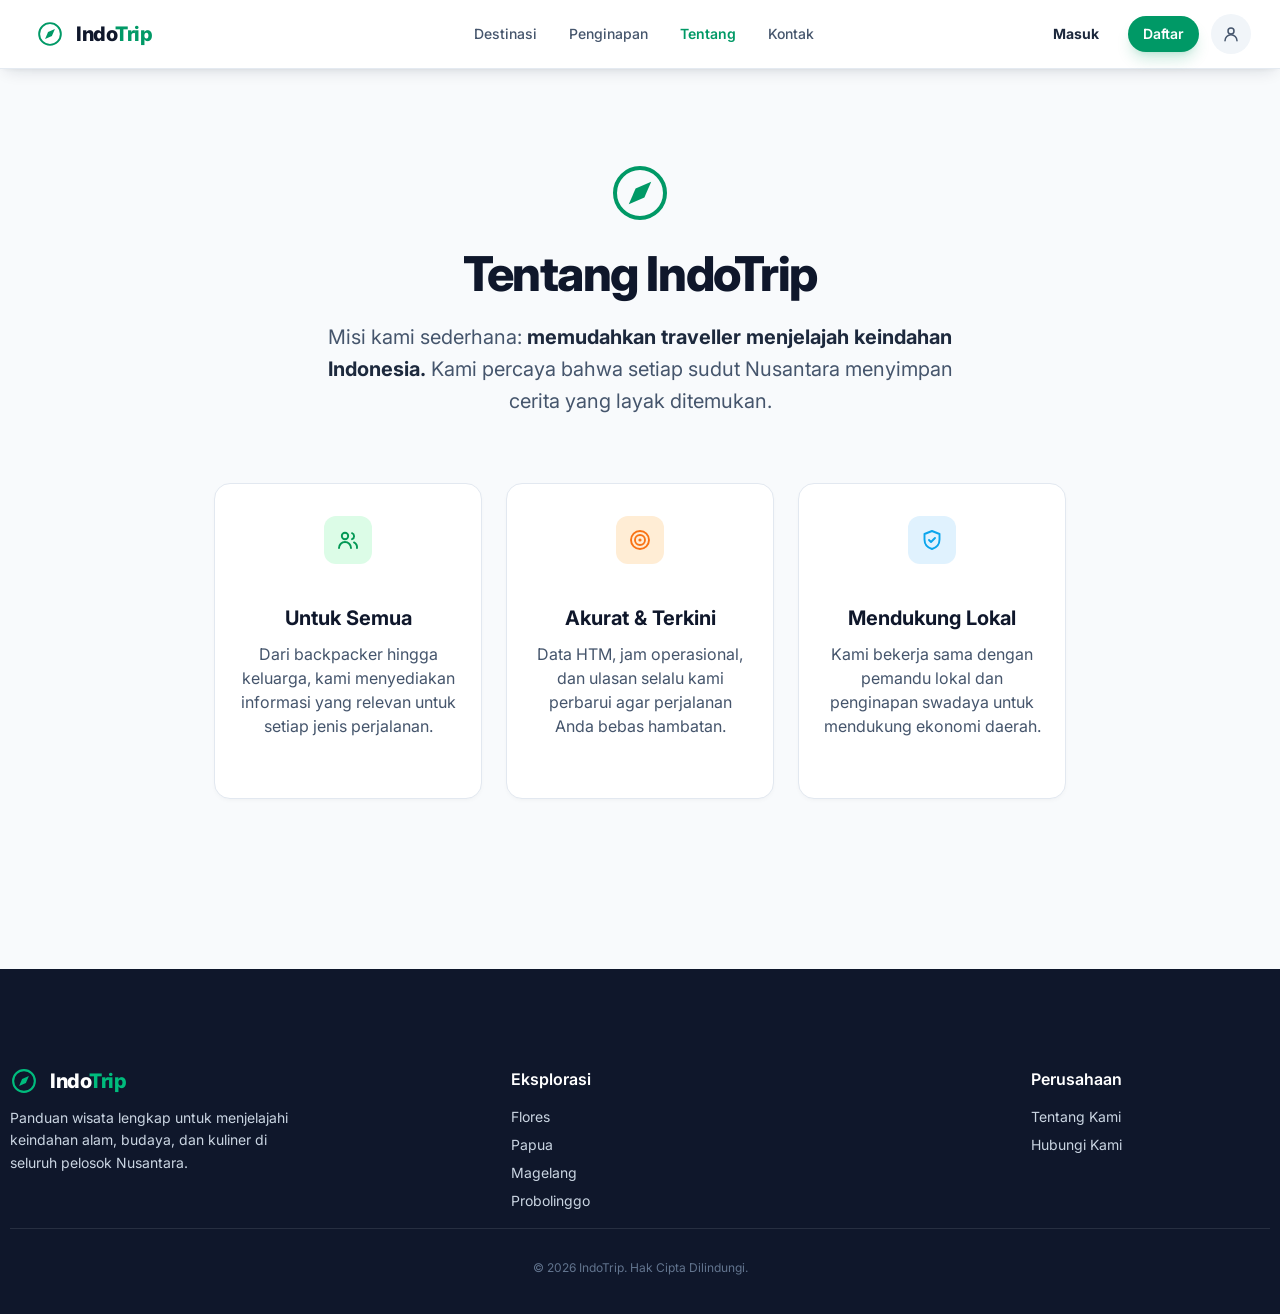
<file: tentang.html>
<!DOCTYPE html>
<html lang="id">
<head>
  <meta charset="UTF-8" />
  <meta name="viewport" content="width=device-width, initial-scale=1.0" />
  <title>Tentang — IndoTrip</title>

  <link rel="preconnect" href="https://fonts.googleapis.com" />
  <link rel="preconnect" href="https://fonts.gstatic.com" crossorigin />
  <link href="https://fonts.googleapis.com/css2?family=Inter:wght@400;500;600;700;800;900&display=swap" rel="stylesheet" />

  <link href="https://cdn.jsdelivr.net/npm/bootstrap@5.3.3/dist/css/bootstrap.min.css" rel="stylesheet" />

  <link rel="stylesheet" href="assets/css/style.css" />
</head>
<body>

  <header class="site-header">
    <div class="header-inner">
      <a href="index.html" class="brand" aria-label="IndoTrip — Beranda">
        <svg class="logo-mark" viewBox="0 0 32 32" fill="none" aria-hidden="true">
          <circle cx="16" cy="16" r="12.4" stroke="currentColor" stroke-width="2.2" />
          <path d="M21.6 10.4 18.2 18.2 10.4 21.6 13.8 13.8 21.6 10.4Z" fill="currentColor" />
        </svg>
        <span class="brand-name">Indo<span class="brand-trip">Trip</span></span>
      </a>

      <nav class="main-nav" aria-label="Navigasi utama">
        <a href="destinasi.html">Destinasi</a>
        <a href="penginapan.html">Penginapan</a>
        <a href="tentang.html" class="active">Tentang</a>
        <a href="kontak.html">Kontak</a>
      </nav>

      <div class="header-actions">
        <a href="login.html" class="btn-login">Masuk</a>
        <a href="signup.html" class="btn-register">Daftar</a>
        <a href="profile.html" class="btn-profile" aria-label="Profil">
          <svg width="18" height="18" viewBox="0 0 24 24" fill="none" stroke="currentColor" stroke-width="2" stroke-linecap="round" stroke-linejoin="round" aria-hidden="true">
            <circle cx="12" cy="8" r="4" />
            <path d="M4 21a8 8 0 0 1 16 0" />
          </svg>
        </a>
      </div>

      <button class="nav-toggler" type="button" data-bs-toggle="collapse" data-bs-target="#mobileNav" aria-controls="mobileNav" aria-expanded="false" aria-label="Buka menu">
        <svg width="22" height="22" viewBox="0 0 24 24" fill="none" stroke="currentColor" stroke-width="2" stroke-linecap="round" aria-hidden="true">
          <path d="M4 6h16M4 12h16M4 18h16" />
        </svg>
      </button>
    </div>

    <div class="collapse mobile-nav" id="mobileNav">
      <nav aria-label="Navigasi seluler">
        <a href="destinasi.html">Destinasi</a>
        <a href="penginapan.html">Penginapan</a>
        <a href="tentang.html">Tentang</a>
        <a href="kontak.html">Kontak</a>
        <a href="login.html" class="mobile-login">Masuk</a>
        <a href="signup.html" class="mobile-login">Daftar</a>
        <a href="profile.html" class="mobile-login">Profil</a>
      </nav>
    </div>
  </header>

  <main class="page-main about-main">
    <div class="container-custom">

      <section class="about-hero" aria-labelledby="about-title">
        <div class="about-logo">
          <svg viewBox="0 0 64 64" fill="none" aria-hidden="true">
            <circle cx="32" cy="32" r="25" stroke="currentColor" stroke-width="4" />
            <path d="M43.2 20.8 36.4 36.4 20.8 43.2 27.6 27.6 43.2 20.8Z" fill="currentColor" />
          </svg>
        </div>
        <h1 id="about-title">Tentang IndoTrip</h1>
        <p class="about-sub">
          Misi kami sederhana: <strong>memudahkan traveller menjelajah keindahan Indonesia.</strong>
          Kami percaya bahwa setiap sudut Nusantara menyimpan cerita yang layak ditemukan.
        </p>
      </section>

      <section class="about-values" aria-label="Nilai-nilai IndoTrip">
        <article class="value-card">
          <span class="value-icon value-icon--green">
            <svg viewBox="0 0 24 24" fill="none" stroke="currentColor" stroke-width="1.9" stroke-linecap="round" stroke-linejoin="round" aria-hidden="true">
              <circle cx="9" cy="8" r="3.2" />
              <path d="M3 20a6 6 0 0 1 12 0" />
              <path d="M16 5.2a3.2 3.2 0 0 1 0 6" />
              <path d="M18 14.4a5.6 5.6 0 0 1 3 5.6" />
            </svg>
          </span>
          <h2>Untuk Semua</h2>
          <p>Dari backpacker hingga keluarga, kami menyediakan informasi yang relevan untuk setiap jenis perjalanan.</p>
        </article>

        <article class="value-card">
          <span class="value-icon value-icon--orange">
            <svg viewBox="0 0 24 24" fill="none" stroke="currentColor" stroke-width="1.9" aria-hidden="true">
              <circle cx="12" cy="12" r="9" />
              <circle cx="12" cy="12" r="5" />
              <circle cx="12" cy="12" r="1.6" fill="currentColor" stroke="none" />
            </svg>
          </span>
          <h2>Akurat &amp; Terkini</h2>
          <p>Data HTM, jam operasional, dan ulasan selalu kami perbarui agar perjalanan Anda bebas hambatan.</p>
        </article>

        <article class="value-card">
          <span class="value-icon value-icon--blue">
            <svg viewBox="0 0 24 24" fill="none" stroke="currentColor" stroke-width="1.9" stroke-linecap="round" stroke-linejoin="round" aria-hidden="true">
              <path d="M12 3 4.5 6v5.5c0 4.7 3.1 8.2 7.5 9.5 4.4-1.3 7.5-4.8 7.5-9.5V6L12 3Z" />
              <path d="m9 12 2 2 4-4" />
            </svg>
          </span>
          <h2>Mendukung Lokal</h2>
          <p>Kami bekerja sama dengan pemandu lokal dan penginapan swadaya untuk mendukung ekonomi daerah.</p>
        </article>
      </section>

    </div>
  </main>

  <footer class="site-footer">
    <div class="footer-inner">
      <div class="footer-grid">

        <div class="footer-brand">
          <a href="index.html" class="brand footer-logo" aria-label="IndoTrip — Beranda">
            <svg class="logo-mark" viewBox="0 0 32 32" fill="none" aria-hidden="true">
              <circle cx="16" cy="16" r="12.4" stroke="currentColor" stroke-width="2.4" />
              <path d="M21.6 10.4 18.2 18.2 10.4 21.6 13.8 13.8 21.6 10.4Z" fill="currentColor" />
            </svg>
            <span class="brand-name">Indo<span class="brand-trip">Trip</span></span>
          </a>
          <p class="footer-desc">Panduan wisata lengkap untuk menjelajahi keindahan alam, budaya, dan kuliner di seluruh pelosok Nusantara.</p>
        </div>

        <div class="footer-col">
          <h4>Eksplorasi</h4>
          <a href="detail-destinasi.html?id=taman-nasional-komodo">Flores</a>
          <a href="detail-destinasi.html?id=piaynemo">Papua</a>
          <a href="detail-destinasi.html?id=candi-borobudur">Magelang</a>
          <a href="detail-destinasi.html?id=gunung-bromo">Probolinggo</a>
        </div>

        <div class="footer-col">
          <h4>Perusahaan</h4>
          <a href="tentang.html">Tentang Kami</a>
          <a href="kontak.html">Hubungi Kami</a>
        </div>

      </div>

      <div class="footer-divider"></div>
      <p class="footer-copy">© 2026 IndoTrip. Hak Cipta Dilindungi.</p>
    </div>
  </footer>

  <script src="https://cdn.jsdelivr.net/npm/bootstrap@5.3.3/dist/js/bootstrap.bundle.min.js"></script>
  <script src="js/header.js"></script>
</body>
</html>
</file>
<file: assets/css/style.css>
:root {
  --ink: #0F172B;
  --ink-2: #1D293D;
  --body: #45556C;
  --muted: #62748E;
  --muted-2: #90A1B9;
  --line: #CAD5E2;
  --border: #E2E8F0;
  --surface: #F8FAFC;
  --surface-2: #F1F5F9;

  --green: #009966;
  --green-bright: #00BC7D;
  --green-dark: #007A55;
  --green-soft: #ECFDF5;
  --green-soft-border: #D0FAE5;

  --orange: #FF6900;
  --orange-soft: #FFF7ED;
  --orange-text: #CA3500;

  --footer: #0F172B;
  --footer-text: #CAD5E2;

  --shadow-sm: 0 1px 2px -1px rgba(0, 0, 0, 0.1), 0 1px 3px 0 rgba(0, 0, 0, 0.1);
  --shadow-md: 0 4px 6px -4px rgba(15, 23, 43, 0.08), 0 10px 15px -3px rgba(15, 23, 43, 0.08);
  --shadow-lg: 0 10px 15px -3px rgba(15, 23, 43, 0.08), 0 20px 25px -5px rgba(15, 23, 43, 0.08);
}

* {
  box-sizing: border-box;
}

html {
  scroll-behavior: smooth;
}

body {
  margin: 0;
  min-height: 100vh;
  display: flex;
  flex-direction: column;
  background: var(--surface);
  color: var(--ink);
  font-family: "Inter", -apple-system, BlinkMacSystemFont, "Segoe UI", Roboto, sans-serif;
  font-size: 16px;
  line-height: 1.5;
  -webkit-font-smoothing: antialiased;
  -moz-osx-font-smoothing: grayscale;
}

a {
  text-decoration: none;
  color: inherit;
}

img,
svg {
  display: block;
}

.site-header {
  position: sticky;
  top: 0;
  z-index: 1000;
  background: rgba(255, 255, 255, 0.94);
  -webkit-backdrop-filter: blur(12px);
  backdrop-filter: blur(12px);
  border-bottom: 1px solid rgba(226, 232, 240, 0.9);
  box-shadow: 0 6px 16px -6px rgba(15, 23, 43, 0.16), 0 2px 6px -2px rgba(15, 23, 43, 0.06);
}

.header-inner {
  width: 100%;
  max-width: 1520px;
  min-height: 68px;
  margin: 0 auto;
  padding: 0 29px 0 36px;
  display: flex;
  align-items: center;
  gap: 32px;
}

.brand {
  display: inline-flex;
  align-items: center;
  gap: 12px;
  color: var(--ink);
  font-size: 20px;
  font-weight: 800;
  line-height: 28px;
  letter-spacing: -0.025em;
  white-space: nowrap;
}

.logo-mark {
  width: 28px;
  height: 28px;
  color: var(--green);
  flex: 0 0 auto;
}

.brand-trip {
  color: var(--green);
}

.main-nav {
  display: flex;
  align-items: center;
  gap: 32px;
  margin: 0 auto;
}

.header-inner > .brand {
  flex: 1 1 0;
}

.header-inner > .header-actions {
  flex: 1 1 0;
  justify-content: flex-end;
}

.main-nav a {
  color: var(--body);
  font-size: 14px;
  font-weight: 500;
  line-height: 20px;
  transition: color 0.18s ease;
}

.main-nav a:hover {
  color: var(--green);
}

.main-nav a.active {
  color: var(--green);
  font-weight: 600;
}

.header-actions {
  display: flex;
  align-items: center;
  gap: 12px;
}

.btn-login {
  margin-right: 17px;
  color: var(--ink-2);
  font-size: 14px;
  font-weight: 700;
  line-height: 20px;
  transition: color 0.18s ease;
}

.btn-login:hover {
  color: var(--green);
}

.btn-register {
  display: inline-flex;
  align-items: center;
  justify-content: center;
  padding: 6px 15px;
  border-radius: 999px;
  background: var(--green);
  color: #fff;
  font-size: 14px;
  font-weight: 600;
  line-height: 24px;
  box-shadow: 0 4px 6px -4px rgba(0, 153, 102, 0.2), 0 10px 15px -3px rgba(0, 153, 102, 0.2);
  transition: background 0.18s ease, transform 0.18s ease, box-shadow 0.18s ease;
}

.btn-register:hover {
  background: #00875a;
  color: #fff;
  transform: translateY(-1px);
  box-shadow: 0 6px 10px -4px rgba(0, 153, 102, 0.28), 0 12px 20px -5px rgba(0, 153, 102, 0.24);
}

.btn-profile {
  width: 40px;
  height: 40px;
  display: inline-flex;
  align-items: center;
  justify-content: center;
  border-radius: 50%;
  background: var(--surface-2);
  color: var(--body);
  transition: background 0.18s ease, color 0.18s ease;
}

.btn-profile:hover {
  background: #E2E8F0;
  color: var(--ink);
}

/* Pengguna yang sudah login (menggantikan Masuk / Daftar) */
.btn-user {
  display: inline-flex;
  align-items: center;
  gap: 9px;
  margin-right: 2px;
  color: var(--ink);
  font-size: 14px;
  font-weight: 700;
  line-height: 20px;
  white-space: nowrap;
  transition: color 0.18s ease;
}

.btn-user:hover {
  color: var(--green);
}

.btn-user-avatar {
  width: 34px;
  height: 34px;
  flex: 0 0 34px;
  display: inline-flex;
  align-items: center;
  justify-content: center;
  border-radius: 50%;
  background: var(--green);
  color: #fff;
  font-size: 12px;
  font-weight: 800;
  letter-spacing: 0.02em;
}

.btn-user-name {
  max-width: 150px;
  overflow: hidden;
  text-overflow: ellipsis;
}

.nav-toggler {
  display: none;
  margin-left: auto;
  width: 40px;
  height: 40px;
  padding: 0;
  border: 1px solid var(--border);
  border-radius: 10px;
  background: #fff;
  color: var(--ink-2);
  align-items: center;
  justify-content: center;
}

.mobile-nav {
  display: none;
  border-top: 1px solid var(--border);
  background: #fff;
}

.mobile-nav nav {
  padding: 12px 24px 18px;
  display: flex;
  flex-direction: column;
  gap: 4px;
}

.mobile-nav a {
  padding: 10px 4px;
  color: var(--body);
  font-size: 15px;
  font-weight: 500;
  border-bottom: 1px solid #F1F5F9;
}

.mobile-nav a:last-child {
  border-bottom: 0;
}

.mobile-nav .mobile-login {
  color: var(--green);
  font-weight: 600;
}

.page-main {
  flex: 1 0 auto;
  padding: 32px 0 170px;
}

.container-custom {
  width: 100%;
  max-width: 1264px;
  margin: 0 auto;
  padding: 0 24px;
}

.hero h1 {
  margin: 0;
  color: var(--ink);
  font-size: 30px;
  font-weight: 700;
  line-height: 36px;
  letter-spacing: -0.01em;
}

.hero p {
  margin: 10px 0 0;
  color: var(--body);
  font-size: 16px;
  font-weight: 400;
  line-height: 24px;
}

.content-grid {
  display: flex;
  align-items: flex-start;
  gap: 32px;
  margin-top: 33px;
}

.filter-card {
  flex: 0 0 288px;
  width: 288px;
  padding: 24px 24px 24px;
  background: #fff;
  border: 1px solid var(--border);
  border-radius: 16px;
  box-shadow: var(--shadow-sm);
}

.filter-title {
  display: flex;
  align-items: center;
  gap: 8px;
  color: var(--ink);
  font-size: 18px;
  font-weight: 700;
  line-height: 28px;
}

.filter-title svg {
  color: var(--green);
  flex: 0 0 auto;
}

.filter-group {
  margin-top: 24px;
}

.filter-group + .filter-group {
  margin-top: 32px;
}

.filter-group-title {
  margin: 0;
  color: var(--body);
  font-size: 12px;
  font-weight: 600;
  line-height: 16px;
  letter-spacing: 0.05em;
  text-transform: uppercase;
}

.filter-options {
  display: flex;
  flex-direction: column;
  gap: 8px;
  margin-top: 14px;
}

.filter-option {
  display: flex;
  align-items: center;
  gap: 12px;
  color: var(--ink-2);
  font-size: 14px;
  font-weight: 400;
  line-height: 20px;
  cursor: pointer;
  user-select: none;
}

.filter-option input[type="checkbox"] {
  -webkit-appearance: none;
  appearance: none;
  width: 20px;
  height: 20px;
  margin: 0;
  flex: 0 0 auto;
  border: 1.5px solid var(--line);
  border-radius: 4px;
  background-color: #fff;
  background-position: center;
  background-repeat: no-repeat;
  background-size: 12px 12px;
  cursor: pointer;
  transition: background-color 0.15s ease, border-color 0.15s ease, box-shadow 0.15s ease;
}

.filter-option input[type="checkbox"]:hover {
  border-color: #94A3B8;
}

.filter-option input[type="checkbox"]:focus-visible {
  outline: none;
  box-shadow: 0 0 0 3px rgba(0, 153, 102, 0.18);
}

.filter-option input[type="checkbox"]:checked {
  border-color: var(--green);
  background-color: var(--green);
  background-image: url("data:image/svg+xml,%3Csvg xmlns='http://www.w3.org/2000/svg' width='12' height='12' viewBox='0 0 24 24' fill='none' stroke='white' stroke-width='3.4' stroke-linecap='round' stroke-linejoin='round'%3E%3Cpath d='M20 6 9 17l-5-5'/%3E%3C/svg%3E");
}

.filter-option span {
  transition: color 0.15s ease;
}

.filter-option:hover span {
  color: var(--ink);
}

.results {
  flex: 1 1 auto;
  min-width: 0;
}

.cards-grid {
  display: grid;
  grid-template-columns: repeat(3, minmax(0, 1fr));
  gap: 24px;
}

.dest-card {
  display: flex;
  flex-direction: column;
  overflow: hidden;
  background: #fff;
  border: 1px solid var(--border);
  border-radius: 16px;
  box-shadow: var(--shadow-sm);
  transition: transform 0.22s ease, box-shadow 0.22s ease;
}

.dest-card:hover {
  transform: translateY(-3px);
  box-shadow: var(--shadow-lg);
}

.card-media {
  position: relative;
  width: 100%;
  flex: 0 0 auto;
  aspect-ratio: 4 / 3;
  overflow: hidden;
  background: var(--border);
}

.card-media img {
  width: 100%;
  height: 100%;
  object-fit: cover;
  transition: transform 0.45s ease;
}

.dest-card:hover .card-media img {
  transform: scale(1.03);
}

.price-badge {
  position: absolute;
  top: 11px;
  left: 12px;
  height: 31px;
  display: inline-flex;
  align-items: center;
  gap: 6px;
  padding: 0 11px;
  border-radius: 8px;
  background: rgba(255, 255, 255, 0.95);
  -webkit-backdrop-filter: blur(6px);
  backdrop-filter: blur(6px);
  color: var(--ink);
  font-size: 14px;
  font-weight: 700;
  line-height: 20px;
  white-space: nowrap;
  box-shadow: 0 1px 2px rgba(15, 23, 43, 0.06);
}

.price-badge svg {
  color: var(--green);
  flex: 0 0 auto;
}

.card-body {
  display: flex;
  flex-direction: column;
  flex: 1 1 auto;
  padding: 18px 20px 20px;
}

.location {
  display: flex;
  align-items: center;
  gap: 6px;
  margin: 0;
  color: var(--body);
  font-size: 14px;
  font-weight: 400;
  line-height: 20px;
}

.location svg {
  flex: 0 0 auto;
  color: var(--muted);
}

.dest-title {
  margin: 4px 0 0;
  color: var(--ink);
  font-size: 20px;
  font-weight: 700;
  line-height: 28px;
  letter-spacing: -0.01em;
}

.rating-row {
  display: flex;
  align-items: center;
  gap: 8px;
  margin-top: 6px;
}

.rating-badge {
  display: inline-flex;
  align-items: center;
  gap: 4px;
  padding: 4px 8px;
  border-radius: 6px;
  background: var(--orange-soft);
  color: var(--orange-text);
  font-size: 12px;
  font-weight: 700;
  line-height: 16px;
}

.rating-badge svg {
  color: var(--orange);
  flex: 0 0 auto;
}

.reviews {
  color: var(--muted-2);
  font-size: 12px;
  font-weight: 400;
  line-height: 16px;
}

.hours {
  display: flex;
  align-items: center;
  gap: 8px;
  height: 36px;
  margin-top: 16px;
  padding: 0 12px;
  border-radius: 8px;
  background: var(--surface);
  color: var(--body);
  font-size: 14px;
  font-weight: 400;
  line-height: 20px;
}

.hours svg {
  flex: 0 0 auto;
  color: var(--muted);
}

.card-actions {
  display: flex;
  align-items: center;
  gap: 8px;
  margin-top: auto;
  padding-top: 25px;
}

.btn-detail {
  display: inline-flex;
  align-items: center;
  justify-content: center;
  flex: 1 1 auto;
  height: 44px;
  border: 1px solid var(--green-soft-border);
  border-radius: 12px;
  background: var(--green-soft);
  color: var(--green-dark);
  font-size: 14px;
  font-weight: 600;
  line-height: 20px;
  transition: background 0.18s ease, border-color 0.18s ease, transform 0.18s ease;
}

.btn-detail:hover {
  background: #D1FAE5;
  border-color: #A7F3D0;
  color: #006045;
}

.btn-detail:active {
  transform: scale(0.99);
}

.btn-send {
  display: inline-flex;
  align-items: center;
  justify-content: center;
  flex: 0 0 44px;
  width: 44px;
  height: 44px;
  border: 1px solid var(--border);
  border-radius: 12px;
  background: #fff;
  color: var(--body);
  transition: background 0.18s ease, color 0.18s ease, border-color 0.18s ease;
}

.btn-send:hover {
  background: var(--surface);
  border-color: var(--line);
  color: var(--green);
}

.site-footer {
  flex-shrink: 0;
  margin-top: auto;
  background: var(--footer);
  color: var(--footer-text);
}

.footer-inner {
  width: 100%;
  max-width: 1280px;
  margin: 0 auto;
  padding: 98px 10px 38px;
}

.footer-grid {
  display: grid;
  grid-template-columns: 39.8% 41.27% 18.93%;
}

.footer-logo {
  display: flex;
  color: #fff;
  font-size: 20px;
  font-weight: 800;
  line-height: 28px;
}

.footer-logo .logo-mark {
  width: 28px;
  height: 28px;
  color: var(--green-bright);
}

.footer-logo .brand-trip {
  color: var(--green-bright);
}

.footer-desc {
  max-width: 280px;
  margin: 12px 0 0;
  color: var(--footer-text);
  font-size: 14px;
  font-weight: 400;
  line-height: 22.75px;
}

.footer-col h4 {
  margin: 0 0 16px;
  color: #fff;
  font-size: 16px;
  font-weight: 600;
  line-height: 24px;
}

.footer-col a {
  display: block;
  width: fit-content;
  margin-bottom: 8px;
  color: var(--footer-text);
  font-size: 14px;
  font-weight: 400;
  line-height: 20px;
  transition: color 0.18s ease;
}

.footer-col a:last-child {
  margin-bottom: 0;
}

.footer-col a:hover {
  color: var(--green-bright);
}

.footer-divider {
  margin-top: 17px;
  border-top: 1px solid rgba(255, 255, 255, 0.1);
}

.footer-copy {
  margin: 0;
  padding-top: 31px;
  color: var(--muted);
  font-size: 12px;
  font-weight: 400;
  line-height: 16px;
  text-align: center;
}

@media (max-width: 1200px) {
  .header-inner {
    padding: 0 24px;
  }

  .cards-grid {
    grid-template-columns: repeat(2, minmax(0, 1fr));
  }

  .dest-card {
    min-height: 0;
  }
}

@media (max-width: 991.98px) {
  .main-nav,
  .header-actions .btn-login,
  .header-actions .btn-register,
  .header-actions .btn-profile,
  .header-actions .btn-user {
    display: none;
  }

  .header-inner > .brand,
  .header-inner > .header-actions {
    flex: 0 0 auto;
  }

  .header-inner {
    min-height: 68px;
  }

  .header-actions {
    margin-left: auto;
    gap: 0;
  }

  .nav-toggler {
    display: inline-flex;
  }

  .mobile-nav {
    display: block;
  }

  .content-grid {
    flex-direction: column;
    gap: 24px;
  }

  .filter-card {
    flex: 1 1 auto;
    width: 100%;
  }

  .results {
    width: 100%;
  }

  .footer-inner {
    padding-top: 72px;
  }
}

@media (max-width: 767.98px) {
  .page-main {
    padding: 32px 0 88px;
  }

  .hero h1 {
    font-size: 26px;
    line-height: 32px;
  }

  .cards-grid {
    grid-template-columns: minmax(0, 1fr);
  }

  .dest-card {
    max-width: 420px;
  }

  .footer-grid {
    grid-template-columns: 1fr 1fr;
    gap: 40px 24px;
  }

  .footer-brand {
    grid-column: 1 / -1;
  }

  .footer-inner {
    padding-top: 64px;
  }

  .footer-divider {
    margin-top: 32px;
  }
}

@media (max-width: 480px) {
  .header-inner {
    padding: 0 16px;
  }

  .container-custom {
    padding: 0 16px;
  }

  .filter-card {
    padding: 20px;
  }

  .dest-card {
    max-width: none;
  }

  .footer-inner {
    padding-left: 16px;
    padding-right: 16px;
  }
}

@media (prefers-reduced-motion: reduce) {
  *,
  *::before,
  *::after {
    animation-duration: 0.01ms !important;
    transition-duration: 0.01ms !important;
    scroll-behavior: auto !important;
  }
}

.home-main {
  flex: 1 0 auto;
  background: #fff;
}

.home-hero {
  position: relative;
  display: flex;
  align-items: center;
  justify-content: center;
  min-height: 490px;
  padding: 64px 24px;
  background: url("../img/hero-bromo.jpg") center 42% / cover no-repeat;
  isolation: isolate;
}

.home-hero::before {
  content: "";
  position: absolute;
  inset: 0;
  z-index: 0;
  background:
    radial-gradient(120% 90% at 50% 30%, rgba(15, 23, 43, 0.18) 0%, rgba(15, 23, 43, 0.42) 70%, rgba(15, 23, 43, 0.55) 100%),
    linear-gradient(180deg, rgba(15, 23, 43, 0.42) 0%, rgba(15, 23, 43, 0.24) 42%, rgba(15, 23, 43, 0.5) 100%);
}

.home-hero-inner {
  position: relative;
  z-index: 1;
  width: 100%;
  max-width: 900px;
  text-align: center;
  color: #fff;
}

.home-hero h1 {
  margin: 0;
  color: #fff;
  font-size: 48px;
  font-weight: 800;
  line-height: 1.15;
  letter-spacing: -0.025em;
  text-shadow: 0 2px 24px rgba(15, 23, 43, 0.35);
}

.home-hero h1 .accent {
  color: var(--orange);
}

.home-hero-sub {
  margin: 14px auto 0;
  max-width: 620px;
  color: rgba(255, 255, 255, 0.94);
  font-size: 18px;
  font-weight: 400;
  line-height: 1.65;
  text-shadow: 0 1px 12px rgba(15, 23, 43, 0.35);
}

.hero-search {
  display: flex;
  align-items: center;
  gap: 12px;
  width: 560px;
  max-width: 100%;
  height: 58px;
  margin: 30px auto 0;
  padding: 0 6px 0 20px;
  border-radius: 999px;
  background: #fff;
  box-shadow: 0 16px 36px -12px rgba(15, 23, 43, 0.5), 0 4px 12px -4px rgba(15, 23, 43, 0.3);
}

.hero-search-pin {
  flex: 0 0 auto;
  color: var(--muted);
}

.hero-search input {
  flex: 1 1 auto;
  min-width: 0;
  height: 100%;
  padding: 0;
  border: 0;
  outline: none;
  background: transparent;
  color: var(--ink);
  font-family: inherit;
  font-size: 15px;
  font-weight: 400;
}

.hero-search input::placeholder {
  color: var(--muted);
  opacity: 1;
}

.hero-search input::-webkit-search-cancel-button {
  display: none;
}

.hero-search button {
  display: inline-flex;
  align-items: center;
  justify-content: center;
  gap: 8px;
  flex: 0 0 auto;
  height: 46px;
  padding: 0 26px;
  border: 0;
  border-radius: 999px;
  background: var(--green);
  color: #fff;
  font-family: inherit;
  font-size: 15px;
  font-weight: 600;
  line-height: 1;
  cursor: pointer;
  box-shadow: 0 8px 18px -6px rgba(0, 153, 102, 0.6);
  transition: background 0.18s ease, transform 0.18s ease;
}

.hero-search button:hover {
  background: var(--green-dark);
  transform: translateY(-1px);
}

.hero-search button:focus-visible {
  outline: 3px solid rgba(0, 153, 102, 0.35);
  outline-offset: 2px;
}

.home-categories {
  background: #fff;
  padding: 34px 24px 44px;
}

.category-list {
  display: flex;
  flex-wrap: wrap;
  align-items: flex-start;
  justify-content: center;
  gap: 28px;
}

.category-item {
  display: flex;
  flex-direction: column;
  align-items: center;
  gap: 10px;
  width: 56px;
  color: var(--ink);
  font-size: 14px;
  font-weight: 500;
  line-height: 20px;
}

.category-icon {
  display: grid;
  place-items: center;
  width: 56px;
  height: 56px;
  border-radius: 16px;
  transition: transform 0.2s ease, box-shadow 0.2s ease;
}

.category-icon svg {
  width: 26px;
  height: 26px;
}

.category-item:hover .category-icon {
  transform: translateY(-2px);
  box-shadow: var(--shadow-md);
}

.category-name {
  color: var(--ink-2);
  white-space: nowrap;
  transition: color 0.18s ease;
}

.category-item:hover .category-name {
  color: var(--green);
}

.cat-alam {
  background: var(--green-soft);
  color: var(--green);
}

.cat-budaya {
  background: var(--orange-soft);
  color: var(--orange);
}

.cat-pantai {
  background: #F0F9FF;
  color: #00A6F4;
}

.cat-kuliner {
  background: #FFFBEB;
  color: #E17100;
}

.home-destinations {
  background: var(--surface);
  padding: 48px 0 76px;
}

.home-container {
  width: 100%;
  max-width: 1184px;
  margin: 0 auto;
  padding: 0 24px;
}

.section-head {
  display: flex;
  align-items: flex-end;
  justify-content: space-between;
  gap: 24px;
}

.section-head h2 {
  margin: 0;
  color: var(--ink);
  font-size: 30px;
  font-weight: 800;
  line-height: 38px;
  letter-spacing: -0.02em;
}

.section-head p {
  margin: 4px 0 0;
  color: var(--body);
  font-size: 16px;
  font-weight: 400;
  line-height: 24px;
}

.see-all {
  display: inline-flex;
  align-items: center;
  gap: 8px;
  flex: 0 0 auto;
  padding-bottom: 4px;
  color: var(--green);
  font-size: 14px;
  font-weight: 600;
  line-height: 20px;
  transition: color 0.18s ease;
}

.see-all svg {
  transition: transform 0.18s ease;
}

.see-all:hover {
  color: var(--green-dark);
}

.see-all:hover svg {
  transform: translateX(2px);
}

.home-cards {
  display: grid;
  grid-template-columns: repeat(4, minmax(0, 1fr));
  gap: 22px;
  margin-top: 26px;
}

.home-card {
  display: flex;
  flex-direction: column;
  overflow: hidden;
  background: #fff;
  border: 1px solid rgba(226, 232, 240, 0.95);
  border-radius: 14px;
  box-shadow: 0 1px 2px rgba(15, 23, 43, 0.04);
  transition: transform 0.22s ease, box-shadow 0.22s ease;
}

.home-card:hover {
  transform: translateY(-3px);
  box-shadow: var(--shadow-lg);
}

.home-card-media {
  position: relative;
  display: block;
  width: 100%;
  aspect-ratio: 4 / 3;
  overflow: hidden;
  background: var(--border);
}

.home-card-media img {
  width: 100%;
  height: 100%;
  object-fit: cover;
  transition: transform 0.45s ease;
}

.home-card:hover .home-card-media img {
  transform: scale(1.04);
}

.island-badge {
  position: absolute;
  top: 12px;
  left: 12px;
  padding: 5px 10px;
  border-radius: 6px;
  background: rgba(15, 23, 43, 0.78);
  -webkit-backdrop-filter: blur(6px);
  backdrop-filter: blur(6px);
  color: #fff;
  font-size: 12px;
  font-weight: 500;
  line-height: 16px;
  letter-spacing: 0.01em;
}

.rating-pill {
  position: absolute;
  top: 12px;
  right: 12px;
  display: inline-flex;
  align-items: center;
  gap: 4px;
  padding: 5px 9px;
  border-radius: 6px;
  background: rgba(255, 255, 255, 0.96);
  color: var(--ink);
  font-size: 12px;
  font-weight: 700;
  line-height: 16px;
  box-shadow: 0 1px 2px rgba(15, 23, 43, 0.08);
}

.rating-pill svg {
  color: var(--orange);
  flex: 0 0 auto;
}

.home-card-body {
  display: flex;
  flex-direction: column;
  flex: 1 1 auto;
  padding: 14px 16px 18px;
}

.home-card-loc {
  display: flex;
  align-items: center;
  gap: 5px;
  margin: 0;
  color: var(--body);
  font-size: 13px;
  font-weight: 400;
  line-height: 18px;
}

.home-card-loc svg {
  flex: 0 0 auto;
  color: var(--muted);
}

.home-card-body h3 {
  margin: 5px 0 0;
  color: var(--ink);
  font-size: 18px;
  font-weight: 700;
  line-height: 26px;
  letter-spacing: -0.01em;
}

.home-card-body h3 a {
  transition: color 0.18s ease;
}

.home-card-body h3 a:hover {
  color: var(--green);
}

.home-card-tags {
  display: flex;
  flex-wrap: wrap;
  gap: 6px;
  margin-top: 12px;
}

.tag {
  padding: 4px 9px;
  border-radius: 5px;
  background: var(--surface-2);
  color: var(--body);
  font-size: 11px;
  font-weight: 500;
  line-height: 16px;
  letter-spacing: 0.04em;
  text-transform: uppercase;
}

.home-cta {
  position: relative;
  overflow: hidden;
  padding: 66px 24px 64px;
  background:
    linear-gradient(118deg, rgba(3, 52, 37, 0.98) 0%, rgba(0, 105, 74, 0.96) 48%, rgba(0, 84, 61, 0.99) 100%),
    url("../img/hero-bromo.jpg") center 55% / cover no-repeat;
  color: #fff;
  text-align: center;
}

.home-cta::after {
  content: "";
  position: absolute;
  inset: 0;
  background: radial-gradient(80% 130% at 12% 50%, rgba(120, 170, 90, 0.22) 0%, rgba(4, 61, 43, 0) 60%);
  pointer-events: none;
}

.home-cta-inner {
  position: relative;
  z-index: 1;
  max-width: 780px;
  margin: 0 auto;
}

.home-cta h2 {
  margin: 0;
  color: #fff;
  font-size: 30px;
  font-weight: 800;
  line-height: 38px;
  letter-spacing: -0.02em;
}

.home-cta p {
  margin: 10px auto 0;
  max-width: 720px;
  color: rgba(255, 255, 255, 0.92);
  font-size: 15px;
  font-weight: 400;
  line-height: 1.6;
}

.cta-button {
  display: inline-flex;
  align-items: center;
  justify-content: center;
  height: 42px;
  margin-top: 28px;
  padding: 0 24px;
  border-radius: 999px;
  background: var(--orange);
  color: #fff;
  font-size: 14px;
  font-weight: 600;
  line-height: 1;
  box-shadow: 0 14px 28px -10px rgba(255, 105, 0, 0.75), 0 4px 10px -4px rgba(255, 105, 0, 0.5);
  transition: background 0.18s ease, transform 0.18s ease, box-shadow 0.18s ease;
}

.cta-button:hover {
  background: #F25C00;
  color: #fff;
  transform: translateY(-2px);
  box-shadow: 0 18px 32px -10px rgba(255, 105, 0, 0.8), 0 6px 12px -4px rgba(255, 105, 0, 0.55);
}

.home-cta-gap {
  height: 54px;
  background: #fff;
}

@media (max-width: 1023.98px) {
  .home-cards {
    grid-template-columns: repeat(2, minmax(0, 1fr));
  }

  .home-hero h1 {
    font-size: 42px;
  }
}

@media (max-width: 767.98px) {
  .home-hero {
    min-height: 430px;
    padding: 56px 20px;
  }

  .home-hero h1 {
    font-size: 34px;
    line-height: 1.18;
  }

  .home-hero-sub {
    font-size: 16px;
    line-height: 1.6;
  }

  .hero-search {
    height: 54px;
    margin-top: 24px;
    padding-left: 16px;
  }

  .hero-search button {
    height: 42px;
    padding: 0 18px;
  }

  .home-categories {
    padding: 28px 20px 34px;
  }

  .category-list {
    gap: 22px;
  }

  .home-destinations {
    padding: 30px 0 34px;
  }

  .section-head {
    align-items: flex-start;
    flex-direction: column;
    gap: 12px;
  }

  .section-head h2 {
    font-size: 26px;
    line-height: 32px;
  }

  .see-all {
    padding-bottom: 0;
  }

  .home-cards {
    grid-template-columns: minmax(0, 1fr);
    margin-top: 24px;
  }

  .home-card-media {
    aspect-ratio: 16 / 11;
  }

  .home-cta {
    padding: 38px 20px 42px;
  }

  .home-cta h2 {
    font-size: 27px;
    line-height: 34px;
  }

  .home-cta p {
    font-size: 15px;
  }

  .home-cta-gap {
    height: 40px;
  }
}

@media (min-width: 992px) {
  .filter-card {
    position: sticky;
    top: 92px;
    align-self: flex-start;
  }
}

.dest-title a {
  transition: color 0.18s ease;
}

.dest-title a:hover {
  color: var(--green);
}

.btn-detail,
.btn-send {
  font-family: inherit;
  cursor: pointer;
}

.btn-detail {
  padding: 0 12px;
}

.btn-send {
  padding: 0;
}

.empty-state {
  grid-column: 1 / -1;
  display: flex;
  flex-direction: column;
  align-items: center;
  justify-content: center;
  padding: 64px 24px;
  background: #fff;
  border: 1px solid var(--border);
  border-radius: 16px;
  box-shadow: var(--shadow-sm);
  text-align: center;
}

.empty-state > svg {
  margin-bottom: 14px;
  color: var(--muted-2);
}

.empty-state h3 {
  margin: 0;
  color: var(--ink);
  font-size: 20px;
  font-weight: 700;
  line-height: 28px;
}

.empty-state p {
  margin: 6px 0 0;
  color: var(--body);
  font-size: 14px;
  line-height: 20px;
}

.btn-reset {
  display: inline-flex;
  align-items: center;
  justify-content: center;
  height: 40px;
  margin-top: 20px;
  padding: 0 20px;
  border: 1px solid var(--green-soft-border);
  border-radius: 10px;
  background: var(--green-soft);
  color: var(--green-dark);
  font-family: inherit;
  font-size: 14px;
  font-weight: 600;
  line-height: 1;
  cursor: pointer;
  transition: background 0.18s ease, border-color 0.18s ease;
}

.btn-reset:hover {
  background: #D1FAE5;
  border-color: #A7F3D0;
}

.btn-reset:focus-visible {
  outline: none;
  box-shadow: 0 0 0 3px rgba(0, 153, 102, 0.18);
}

/* Info filter aktif di dekat #results-count */
.active-filter-info {
  display: flex;
  align-items: center;
  flex-wrap: wrap;
  gap: 12px;
  margin-top: 10px;
}

.active-filter-text {
  color: var(--body);
  font-size: 14px;
  font-weight: 400;
  line-height: 20px;
}

.btn-reset-small {
  display: inline-flex;
  align-items: center;
  justify-content: center;
  height: 28px;
  padding: 0 11px;
  border: 1px solid var(--green-soft-border);
  border-radius: 999px;
  background: var(--green-soft);
  color: var(--green-dark);
  font-family: inherit;
  font-size: 12px;
  font-weight: 600;
  line-height: 1;
  cursor: pointer;
  transition: background 0.18s ease, border-color 0.18s ease;
}

.btn-reset-small:hover {
  background: #D1FAE5;
  border-color: #A7F3D0;
}

.btn-reset-small:focus-visible {
  outline: none;
  box-shadow: 0 0 0 3px rgba(0, 153, 102, 0.18);
}

@media (max-width: 991.98px) {
  .filter-options {
    flex-direction: row;
    flex-wrap: wrap;
    gap: 10px 24px;
  }

  .filter-option {
    min-width: 120px;
  }
}

@media (max-width: 479.98px) {
  .home-hero h1 {
    font-size: 30px;
  }

  .hero-search input {
    font-size: 14px;
  }

  .hero-search button span {
    display: none;
  }

  .hero-search button {
    width: 42px;
    padding: 0;
    border-radius: 50%;
  }

  .category-list {
    gap: 18px;
  }

  .category-item,
  .category-icon {
    width: 52px;
  }

  .category-icon {
    height: 52px;
    border-radius: 14px;
  }

  .home-container {
    padding: 0 16px;
  }

  .home-cta h2 {
    font-size: 24px;
    line-height: 31px;
  }
}

.inap-hero {
  position: relative;
  overflow: hidden;
  min-height: 332px;
  padding: 35px 34px 46px;
  border-radius: 24px;
  background: linear-gradient(118deg, #002D23 0%, #004534 28%, #006045 50%, #6B531D 78%, #B44E03 100%);
  box-shadow: var(--shadow-md);
  color: #fff;
}

.inap-hero-content {
  position: relative;
  z-index: 1;
}

.inap-hero-badge {
  display: inline-flex;
  align-items: center;
  gap: 8px;
  height: 33px;
  padding: 0 14px;
  border-radius: 999px;
  background: rgba(0, 0, 0, 0.26);
  color: #fff;
  font-size: 12px;
  font-weight: 600;
  line-height: 18px;
}

.inap-hero-badge svg {
  flex: 0 0 auto;
}

.inap-hero h1 {
  max-width: 640px;
  margin: 17px 0 0;
  color: #fff;
  font-size: 42px;
  font-weight: 800;
  line-height: 1.14;
  letter-spacing: -0.025em;
}

.inap-hero p {
  max-width: 620px;
  margin: 13px 0 0;
  color: rgba(255, 255, 255, 0.92);
  font-size: 16px;
  font-weight: 400;
  line-height: 24px;
}

.inap-stats {
  position: absolute;
  right: 30px;
  bottom: 36px;
  display: flex;
  gap: 12px;
}

.inap-stat {
  display: flex;
  flex-direction: column;
  justify-content: center;
  min-width: 157px;
  height: 75px;
  padding: 0 16px;
  border: 1px solid rgba(255, 255, 255, 0.1);
  border-radius: 12px;
  background: rgba(255, 255, 255, 0.14);
  -webkit-backdrop-filter: blur(4px);
  backdrop-filter: blur(4px);
}

.inap-stat strong {
  color: #fff;
  font-size: 20px;
  font-weight: 700;
  line-height: 26px;
  letter-spacing: -0.01em;
}

.inap-stat span {
  color: rgba(255, 255, 255, 0.82);
  font-size: 12px;
  font-weight: 400;
  line-height: 18px;
}

.inap-filter .filter-group {
  margin-top: 24px;
}

.inap-filter .filter-group + .filter-group {
  margin-top: 32px;
}

.inap-filter .filter-options {
  gap: 13px;
  margin-top: 12px;
}

.inap-filter-pill {
  display: inline-flex;
  align-items: center;
  justify-content: center;
  height: 32px;
  margin-top: 20px;
  padding: 0 15px;
  border: 1px solid var(--green-soft-border);
  border-radius: 999px;
  background: var(--green-soft);
  color: var(--green-dark);
  font-size: 12px;
  font-weight: 700;
  line-height: 18px;
}

.inap-results-head {
  display: flex;
  align-items: center;
  justify-content: space-between;
  gap: 16px;
  margin-bottom: 18px;
  padding: 17px 20px;
  background: #fff;
  border: 1px solid var(--border);
  border-radius: 16px;
  box-shadow: var(--shadow-sm);
}

.inap-results-head h2 {
  margin: 0;
  color: var(--ink);
  font-size: 18px;
  font-weight: 700;
  line-height: 26px;
}

.inap-results-head p {
  margin: 2px 0 0;
  color: var(--body);
  font-size: 14px;
  font-weight: 400;
  line-height: 20px;
}

.inap-refund[hidden] {
  display: none;
}

.inap-refund {
  flex: 0 0 auto;
  padding: 5px 11px;
  border: 1px solid var(--green-soft-border);
  border-radius: 999px;
  background: var(--green-soft);
  color: var(--green-dark);
  font-size: 12px;
  font-weight: 600;
  line-height: 18px;
}

.inap-cards-grid {
  display: grid;
  grid-template-columns: repeat(3, minmax(0, 1fr));
  gap: 18px;
}

.inap-card {
  display: flex;
  flex-direction: column;
  overflow: hidden;
  background: #fff;
  border: 1px solid var(--border);
  border-radius: 14px;
  box-shadow: var(--shadow-sm);
  transition: transform 0.22s ease, box-shadow 0.22s ease;
}

.inap-card:hover {
  transform: translateY(-3px);
  box-shadow: var(--shadow-lg);
}

.inap-card-media {
  position: relative;
  width: 100%;
  aspect-ratio: 283 / 210;
  overflow: hidden;
  background: var(--border);
}

.inap-card-media img {
  width: 100%;
  height: 100%;
  object-fit: cover;
  transition: transform 0.45s ease;
}

.inap-card:hover .inap-card-media img {
  transform: scale(1.03);
}

.inap-price,
.inap-per-night {
  position: absolute;
  top: 10px;
  display: inline-flex;
  align-items: center;
  height: 27px;
  border-radius: 8px;
  font-weight: 700;
  line-height: 20px;
  white-space: nowrap;
}

.inap-price {
  left: 10px;
  max-width: calc(100% - 90px);
  padding: 0 10px;
  background: rgba(255, 255, 255, 0.96);
  -webkit-backdrop-filter: blur(6px);
  backdrop-filter: blur(6px);
  color: var(--ink);
  font-size: 13px;
  box-shadow: 0 1px 2px rgba(15, 23, 43, 0.08);
}

.inap-per-night {
  right: 10px;
  padding: 0 10px;
  background: var(--green);
  color: #fff;
  font-size: 12px;
}

.inap-card-body {
  display: flex;
  flex-direction: column;
  flex: 1 1 auto;
  padding: 14px 14px 34px;
}

.inap-card-top {
  display: flex;
  align-items: center;
  justify-content: space-between;
  gap: 8px;
}

.inap-location {
  display: flex;
  align-items: center;
  gap: 5px;
  min-width: 0;
  margin: 0;
  color: var(--body);
  font-size: 12px;
  font-weight: 400;
  line-height: 18px;
}

.inap-location svg {
  flex: 0 0 auto;
  color: var(--muted);
}

.inap-location span {
  overflow: hidden;
  text-overflow: ellipsis;
  white-space: nowrap;
}

.inap-type {
  flex: 0 0 auto;
  padding: 4px 8px;
  border-radius: 999px;
  background: var(--surface-2);
  color: var(--body);
  font-size: 11px;
  font-weight: 600;
  line-height: 16px;
}

.inap-card-title {
  margin: 5px 0 0;
  color: var(--ink);
  font-size: 20px;
  font-weight: 700;
  line-height: 26px;
  letter-spacing: -0.015em;
}

.inap-rating {
  display: flex;
  align-items: center;
  gap: 6px;
  margin-top: 8px;
}

.inap-rating-score {
  display: inline-flex;
  align-items: center;
  gap: 4px;
  padding: 3px 6px;
  border-radius: 6px;
  background: var(--orange-soft);
  color: var(--orange-text);
  font-size: 12px;
  font-weight: 700;
  line-height: 16px;
}

.inap-rating-score svg {
  color: var(--orange);
  flex: 0 0 auto;
}

.inap-reviews {
  color: var(--muted-2);
  font-size: 12px;
  font-weight: 400;
  line-height: 16px;
  white-space: nowrap;
}

.inap-distance {
  align-self: flex-start;
  margin-top: 12px;
  padding: 5px 9px;
  border-radius: 6px;
  background: var(--green-soft);
  color: var(--green-dark);
  font-size: 12px;
  font-weight: 600;
  line-height: 16px;
}

.inap-facilities {
  display: grid;
  grid-template-columns: repeat(2, minmax(0, 1fr));
  gap: 8px;
  margin-top: 14px;
}

.inap-facility {
  display: flex;
  align-items: center;
  gap: 5px;
  min-width: 0;
  height: 36px;
  padding: 0 7px;
  border-radius: 8px;
  background: var(--surface);
  color: var(--body);
  font-size: 11px;
  font-weight: 400;
  line-height: 14px;
}

.inap-facility svg {
  flex: 0 0 auto;
  color: var(--muted);
}

.inap-facility span {
  min-width: 0;
}

.inap-card-actions {
  display: flex;
  align-items: center;
  gap: 8px;
  margin-top: auto;
  padding-top: 22px;
}

.inap-detail {
  flex: 1 1 auto;
  height: 42px;
  padding: 0 12px;
  border: 0;
  border-radius: 10px;
  background: var(--green);
  color: #fff;
  font-family: inherit;
  font-size: 13px;
  font-weight: 600;
  line-height: 20px;
  cursor: pointer;
  transition: background 0.18s ease, transform 0.18s ease;
}

.inap-detail:hover {
  background: var(--green-dark);
}

.inap-detail:active {
  transform: scale(0.99);
}

.inap-send {
  display: inline-flex;
  align-items: center;
  justify-content: center;
  flex: 0 0 42px;
  width: 42px;
  height: 42px;
  padding: 0;
  border: 1px solid var(--border);
  border-radius: 50%;
  background: #fff;
  color: var(--body);
  font-family: inherit;
  cursor: pointer;
  transition: background 0.18s ease, color 0.18s ease, border-color 0.18s ease;
}

.inap-send:hover {
  background: var(--surface);
  border-color: var(--line);
  color: var(--green);
}

.inap-detail:focus-visible,
.inap-send:focus-visible {
  outline: none;
  box-shadow: 0 0 0 3px rgba(0, 153, 102, 0.24);
}

.inap-empty {
  grid-column: 1 / -1;
  display: flex;
  flex-direction: column;
  align-items: center;
  justify-content: center;
  min-height: 382px;
  padding: 64px 24px;
  background: #fff;
  border: 1px solid var(--border);
  border-radius: 16px;
  box-shadow: var(--shadow-sm);
  text-align: center;
}

.inap-empty > svg {
  display: block;
  margin: 0 auto 16px;
  padding: 10px;
  box-sizing: content-box;
  border-radius: 50%;
  background: var(--surface-2);
  color: var(--muted-2);
}

.inap-empty h3 {
  margin: 0;
  color: var(--ink);
  font-size: 18px;
  font-weight: 700;
  line-height: 28px;
}

.inap-empty p {
  margin: 6px 0 0;
  color: var(--body);
  font-size: 14px;
  font-weight: 400;
  line-height: 20px;
}

.inap-reset-link {
  margin-top: 18px;
  padding: 0;
  border: 0;
  background: none;
  color: var(--green);
  font-family: inherit;
  font-size: 14px;
  font-weight: 600;
  line-height: 20px;
  text-decoration: underline;
  text-underline-offset: 3px;
  cursor: pointer;
}

.inap-reset-link:hover {
  color: var(--green-dark);
}

.inap-reset-link:focus-visible {
  outline: none;
  box-shadow: 0 0 0 3px rgba(0, 153, 102, 0.18);
}

@media (max-width: 1220px) {
  .inap-hero {
    min-height: 0;
    padding: 32px 28px;
  }

  .inap-stats {
    position: static;
    flex-wrap: wrap;
    margin-top: 28px;
  }
}

@media (max-width: 1200px) {
  .inap-cards-grid {
    grid-template-columns: repeat(2, minmax(0, 1fr));
  }
}

@media (max-width: 991.98px) {
  .inap-hero h1 br.inap-break {
    display: none;
  }

  .inap-stat {
    min-width: 140px;
  }
}

@media (max-width: 767.98px) {
  .inap-hero {
    padding: 28px 22px;
    border-radius: 18px;
  }

  .inap-hero h1 {
    font-size: 32px;
    line-height: 1.16;
  }

  .inap-hero p {
    font-size: 15px;
    line-height: 22px;
  }

  .inap-stat {
    flex: 1 1 130px;
    min-width: 0;
    height: 68px;
  }

  .inap-cards-grid {
    grid-template-columns: minmax(0, 1fr);
  }

  .inap-card {
    max-width: 420px;
  }
}

@media (max-width: 479.98px) {
  .inap-hero h1 {
    font-size: 28px;
  }

  .inap-hero-badge {
    font-size: 11px;
  }

  .inap-results-head {
    align-items: flex-start;
  }

  .inap-card {
    max-width: none;
  }
}

/* Make card media / titles / "Lihat Detail" clickable */
.card-media > a,
.inap-card-media > a {
  display: block;
  width: 100%;
  height: 100%;
}

.inap-detail {
  display: inline-flex;
  align-items: center;
  justify-content: center;
  text-decoration: none;
}

.inap-card-title a {
  transition: color 0.18s ease;
}

.inap-card-title a:hover {
  color: var(--green);
}

.detail-main {
  flex: 1 0 auto;
  padding-bottom: 150px;
  background: var(--surface);
}

.dd-wrap {
  width: 100%;
  max-width: 1200px;
  margin: 0 auto;
  padding: 0 24px;
}

.dd-notfound {
  min-height: 520px;
  display: flex;
  flex-direction: column;
  align-items: center;
  justify-content: center;
  padding: 80px 24px;
  text-align: center;
}

.dd-notfound-icon {
  display: grid;
  place-items: center;
  width: 72px;
  height: 72px;
  margin-bottom: 18px;
  border-radius: 50%;
  background: var(--surface-2);
  color: var(--muted-2);
}

.dd-notfound h1 {
  margin: 0;
  color: var(--ink);
  font-size: 26px;
  font-weight: 800;
  line-height: 34px;
}

.dd-notfound p {
  margin: 8px 0 0;
  max-width: 460px;
  color: var(--body);
  font-size: 15px;
  line-height: 24px;
}

.dd-notfound code {
  padding: 1px 5px;
  border-radius: 5px;
  background: var(--surface-2);
  font-size: 14px;
}

.dd-notfound-link {
  display: inline-flex;
  align-items: center;
  justify-content: center;
  height: 42px;
  margin-top: 22px;
  padding: 0 22px;
  border-radius: 10px;
  background: var(--green);
  color: #fff;
  font-size: 14px;
  font-weight: 600;
  transition: background 0.18s ease, transform 0.18s ease;
}

.dd-notfound-link:hover {
  background: var(--green-dark);
  transform: translateY(-1px);
}

.dd-hero,
.dp-hero {
  position: relative;
  width: 100%;
  height: 500px;
  background-color: var(--ink-2);
  background-position: center 42%;
  background-size: cover;
  background-repeat: no-repeat;
}

.dd-hero-shade,
.dp-hero-shade {
  position: absolute;
  inset: 0;
  background: linear-gradient(180deg, rgba(15, 23, 43, 0.12) 0%, rgba(15, 23, 43, 0.05) 55%, rgba(15, 23, 43, 0.28) 100%);
}

.dp-back {
  position: absolute;
  top: 22px;
  left: 30px;
  z-index: 2;
  display: inline-flex;
  align-items: center;
  gap: 8px;
  height: 36px;
  padding: 0 14px;
  border: 1px solid rgba(255, 255, 255, 0.28);
  border-radius: 999px;
  background: rgba(15, 23, 43, 0.55);
  -webkit-backdrop-filter: blur(6px);
  backdrop-filter: blur(6px);
  color: #fff;
  font-size: 13px;
  font-weight: 600;
  transition: background 0.18s ease;
}

.dp-back:hover {
  background: rgba(15, 23, 43, 0.78);
  color: #fff;
}

.dd-hero-card,
.dp-hero-card {
  position: relative;
  z-index: 1;
  display: flex;
  align-items: stretch;
  justify-content: space-between;
  gap: 28px;
  margin-top: -126px;
  padding: 28px 32px;
  border: 1px solid rgba(226, 232, 240, 0.9);
  border-radius: 20px;
  background: #fff;
  box-shadow: 0 24px 48px -18px rgba(15, 23, 43, 0.28), 0 6px 16px -8px rgba(15, 23, 43, 0.12);
}

.dd-card-main,
.dp-card-main {
  flex: 1 1 auto;
  min-width: 0;
}

.dd-tags {
  display: flex;
  flex-wrap: wrap;
  gap: 8px;
}

.dd-tag {
  display: inline-flex;
  align-items: center;
  height: 26px;
  padding: 0 12px;
  border-radius: 999px;
  background: var(--green-soft);
  color: var(--green-dark);
  font-size: 11px;
  font-weight: 700;
  line-height: 16px;
  letter-spacing: 0.06em;
  text-transform: uppercase;
}

.dd-tag-distance {
  background: #EFF6FF;
  color: #1D4ED8;
  letter-spacing: 0.01em;
  text-transform: none;
  font-size: 12px;
}

.dd-title,
.dp-title {
  margin: 12px 0 0;
  color: var(--ink);
  font-size: 36px;
  font-weight: 800;
  line-height: 1.15;
  letter-spacing: -0.025em;
}

.dd-loc,
.dp-alamat {
  display: flex;
  align-items: center;
  gap: 7px;
  margin: 9px 0 0;
  color: var(--body);
  font-size: 14px;
  font-weight: 400;
  line-height: 20px;
}

.dd-loc svg,
.dp-alamat svg {
  flex: 0 0 auto;
  color: var(--muted);
}

.dd-card-side,
.dp-card-side {
  flex: 0 0 236px;
  display: flex;
  flex-direction: column;
  gap: 10px;
  align-items: stretch;
}

.dd-score-card {
  padding: 12px 18px;
  border-radius: 14px;
  background: var(--orange-soft);
  text-align: center;
}

.dd-score {
  display: flex;
  align-items: center;
  justify-content: center;
  gap: 8px;
  color: var(--orange-text);
  font-size: 30px;
  font-weight: 800;
  line-height: 36px;
  letter-spacing: -0.02em;
}

.dd-score svg {
  color: var(--orange);
  flex: 0 0 auto;
}

.dd-review {
  margin-top: 2px;
  color: var(--orange-text);
  font-size: 12px;
  font-weight: 500;
  line-height: 18px;
}

.dd-maps {
  display: inline-flex;
  align-items: center;
  justify-content: center;
  gap: 8px;
  height: 44px;
  border-radius: 10px;
  background: var(--green);
  color: #fff;
  font-size: 14px;
  font-weight: 600;
  line-height: 1;
  box-shadow: 0 10px 20px -8px rgba(0, 153, 102, 0.55);
  transition: background 0.18s ease, transform 0.18s ease;
}

.dd-maps:hover {
  background: var(--green-dark);
  transform: translateY(-1px);
}

.dp-meta {
  display: flex;
  flex-wrap: wrap;
  align-items: center;
  gap: 8px 18px;
  margin-top: 12px;
}

.dp-meta-rating,
.dp-meta-time {
  display: inline-flex;
  align-items: center;
  gap: 6px;
  color: var(--body);
  font-size: 13px;
  line-height: 20px;
}

.dp-meta-rating svg {
  color: var(--orange);
  flex: 0 0 auto;
}

.dp-meta-rating strong {
  color: var(--orange-text);
  font-size: 15px;
  font-weight: 700;
}

.dp-meta-rating span,
.dp-meta-time span {
  color: var(--muted);
}

.dp-meta-time svg {
  color: var(--muted);
  flex: 0 0 auto;
}

.dp-price-card {
  display: flex;
  flex-direction: column;
  align-items: flex-end;
  justify-content: center;
  min-height: 88px;
  padding: 12px 20px;
  border-radius: 14px;
  background: var(--green-soft);
}

.dp-price-label {
  color: var(--muted);
  font-size: 11px;
  font-weight: 500;
  line-height: 16px;
}

.dp-price {
  color: var(--green-dark);
  font-size: 26px;
  font-weight: 800;
  line-height: 34px;
  letter-spacing: -0.02em;
  white-space: nowrap;
}

.dp-price-note {
  color: var(--muted);
  font-size: 12px;
  line-height: 18px;
}

.dp-maps {
  display: inline-flex;
  align-items: center;
  justify-content: center;
  gap: 8px;
  height: 42px;
  border: 1px solid var(--border);
  border-radius: 10px;
  background: var(--surface-2);
  color: var(--ink-2);
  font-size: 13px;
  font-weight: 600;
  line-height: 1;
  transition: background 0.18s ease, color 0.18s ease;
}

.dp-maps:hover {
  background: var(--border);
  color: var(--green-dark);
}

.dd-section-title {
  display: table;
  margin: 56px auto 30px;
  padding-bottom: 7px;
  border-bottom: 2px solid var(--green);
  color: var(--green);
  font-size: 14px;
  font-weight: 700;
  line-height: 20px;
}

.dd-info-grid {
  display: grid;
  grid-template-columns: repeat(3, minmax(0, 1fr));
  gap: 18px;
  max-width: 760px;
  margin: 0 auto;
}

.dd-info-card {
  padding: 20px 22px;
  border: 1px solid var(--border);
  border-radius: 14px;
  background: #fff;
  box-shadow: var(--shadow-sm);
}

.dd-info-icon {
  display: grid;
  place-items: center;
  width: 34px;
  height: 34px;
  border-radius: 50%;
  background: var(--green-soft);
  color: var(--green);
}

.dd-info-icon.blue {
  background: #EFF6FF;
  color: #1D77D2;
}

.dd-info-icon.orange {
  background: var(--orange-soft);
  color: var(--orange);
}

.dd-info-icon.pink {
  background: #FFF1F2;
  color: #E11D48;
}

.dd-info-label {
  margin: 14px 0 0;
  color: var(--muted);
  font-size: 11px;
  font-weight: 600;
  line-height: 16px;
  letter-spacing: 0.06em;
  text-transform: uppercase;
}

.dd-info-value {
  margin: 5px 0 0;
  color: var(--ink);
  font-size: 18px;
  font-weight: 700;
  line-height: 26px;
  letter-spacing: -0.01em;
}

.dd-info-note {
  margin: 2px 0 0;
  color: var(--muted-2);
  font-size: 12px;
  line-height: 18px;
}

.dd-buka {
  color: var(--green);
  font-weight: 600;
}

.dd-panel {
  max-width: 760px;
  margin: 20px auto 0;
  padding: 24px 28px;
  border: 1px solid var(--border);
  border-radius: 16px;
  background: #fff;
  box-shadow: var(--shadow-sm);
}

.dd-panel h2 {
  margin: 0;
  color: var(--ink);
  font-size: 18px;
  font-weight: 700;
  line-height: 26px;
  letter-spacing: -0.01em;
}

.dd-tentang p {
  margin: 12px 0 0;
  color: var(--body);
  font-size: 15px;
  font-weight: 400;
  line-height: 1.75;
}

.dd-panel-head {
  display: flex !important;
  align-items: center;
  gap: 9px;
}

.dd-panel-head svg {
  color: var(--green);
  flex: 0 0 auto;
}

.dd-panel-head.orange svg {
  color: var(--orange);
}

.dd-duo {
  display: grid;
  grid-template-columns: repeat(2, minmax(0, 1fr));
  gap: 20px;
  max-width: 760px;
  margin: 20px auto 0;
}

.dd-duo .dd-panel {
  width: 100%;
  max-width: none;
  margin: 0;
}

.dd-list {
  display: flex;
  flex-direction: column;
  gap: 13px;
  margin: 16px 0 0;
  padding: 0;
  list-style: none;
}

.dd-list li {
  display: flex;
  align-items: flex-start;
  gap: 11px;
  color: var(--body);
  font-size: 14px;
  font-weight: 400;
  line-height: 1.6;
}

.dd-dot {
  display: block;
  width: 8px;
  height: 8px;
  margin-top: 7px;
  flex: 0 0 auto;
  border-radius: 50%;
  background: var(--green-bright);
  box-shadow: 0 0 0 4px var(--green-soft);
}

.dd-dot.orange {
  background: var(--orange);
  box-shadow: 0 0 0 4px var(--orange-soft);
}

.dd-icon-check {
  display: inline-flex;
  color: var(--green);
  flex: 0 0 auto;
  margin-top: 2px;
}

.dd-icon-clock {
  display: inline-flex;
  color: var(--muted-2);
  flex: 0 0 auto;
  margin-top: 2px;
}

.dd-kebijakan .dd-list {
  gap: 12px;
}

@media (max-width: 991.98px) {
  .dd-title,
  .dp-title {
    font-size: 30px;
  }

  .dd-hero-card,
  .dp-hero-card {
    padding: 24px;
  }

  .dd-card-side,
  .dp-card-side {
    flex-basis: 200px;
  }

  .dp-price {
    font-size: 22px;
  }
}

@media (max-width: 767.98px) {
  .detail-main {
    padding-bottom: 100px;
  }

  .dd-hero,
  .dp-hero {
    height: 300px;
    background-position: center;
  }

  .dd-hero-card,
  .dp-hero-card {
    flex-direction: column;
    margin-top: -76px;
    padding: 22px;
    border-radius: 16px;
  }

  .dd-card-side,
  .dp-card-side {
    flex: 1 1 auto;
    width: 100%;
  }

  .dp-price-card {
    align-items: flex-start;
    min-height: 0;
  }

  .dp-back {
    top: 14px;
    left: 16px;
  }

  .dd-section-title {
    margin: 42px auto 24px;
  }

  .dd-info-grid,
  .dd-duo {
    grid-template-columns: minmax(0, 1fr);
  }

  .dd-info-card {
    padding: 18px 20px;
  }

  .dd-panel {
    padding: 22px;
  }
}

@media (max-width: 479.98px) {
  .dd-wrap {
    padding: 0 16px;
  }

  .dd-title,
  .dp-title {
    font-size: 26px;
  }

  .dd-hero-card,
  .dp-hero-card {
    padding: 18px;
  }

  .dd-score {
    font-size: 26px;
  }
}

[hidden] {
  display: none !important;
}

.auth-main {
  flex: 1 0 auto;
  background: #fff;
}

.auth-hero {
  position: relative;
  display: flex;
  align-items: center;
  min-height: 645px;
  padding: 56px 0;
  overflow: hidden;
  isolation: isolate;
}

.auth-hero::before,
.auth-hero::after {
  content: "";
  position: absolute;
  z-index: 0;
  border: 1px solid rgba(15, 23, 43, 0.06);
  border-radius: 50%;
  pointer-events: none;
}

.auth-hero::before {
  width: 440px;
  height: 440px;
}

.auth-hero::after {
  width: 300px;
  height: 300px;
}

.auth-main--login .auth-hero::before {
  top: 120px;
  left: -130px;
}

.auth-main--login .auth-hero::after {
  top: -110px;
  right: 12%;
}

.auth-main--signup .auth-hero::before {
  top: 80px;
  right: -140px;
}

.auth-main--signup .auth-hero::after {
  bottom: -120px;
  left: 14%;
}

.auth-main--login .auth-hero {
  background:
    radial-gradient(65% 85% at 4% 45%, rgba(198, 238, 214, 0.72) 0%, rgba(198, 238, 214, 0) 72%),
    radial-gradient(60% 80% at 100% 28%, rgba(248, 235, 195, 0.72) 0%, rgba(248, 235, 195, 0) 72%),
    linear-gradient(105deg, #eaf6ee 0%, #f5f8f1 48%, #fbf7e9 100%);
}

.auth-main--signup .auth-hero {
  background:
    radial-gradient(60% 85% at 100% 45%, rgba(198, 238, 214, 0.72) 0%, rgba(198, 238, 214, 0) 72%),
    radial-gradient(65% 85% at 0% 25%, rgba(248, 235, 195, 0.72) 0%, rgba(248, 235, 195, 0) 72%),
    linear-gradient(105deg, #fbf7e9 0%, #f5f8f1 52%, #eaf6ee 100%);
}

.auth-container {
  position: relative;
  z-index: 1;
  width: 100%;
  max-width: 1208px;
  margin: 0 auto;
  padding: 0 24px;
}

.auth-hero-inner {
  display: grid;
  grid-template-columns: minmax(0, 1fr) 444px;
  gap: 64px;
  align-items: center;
}

.auth-main--login .auth-card-wrap {
  margin-right: 40px;
  transform: translateY(-22px);
}

.auth-main--signup .auth-hero-inner {
  grid-template-columns: 444px minmax(0, 1fr);
  gap: 112px;
}

.auth-main--signup .auth-card-wrap {
  margin-left: 42px;
  transform: translateY(-11px);
}

.auth-copy {
  max-width: 590px;
}

.auth-main--signup .auth-copy {
  max-width: 500px;
}

.auth-main--signup .auth-copy-text {
  max-width: 520px;
}

.auth-pill {
  display: inline-flex;
  align-items: center;
  gap: 8px;
  padding: 9px 16px;
  border: 1px solid rgba(255, 255, 255, 0.9);
  border-radius: 999px;
  background: rgba(255, 255, 255, 0.88);
  box-shadow: 0 2px 8px rgba(15, 23, 43, 0.04);
  color: var(--body);
  font-size: 13px;
  font-weight: 600;
  line-height: 20px;
}

.auth-pill svg {
  flex: 0 0 auto;
  color: var(--orange);
}

.auth-copy h1 {
  margin: 24px 0 0;
  color: var(--ink);
  font-size: 46px;
  font-weight: 800;
  line-height: 1.16;
  letter-spacing: -0.035em;
}

.auth-copy-text {
  max-width: 480px;
  margin: 20px 0 0;
  color: var(--muted);
  font-size: 16px;
  font-weight: 400;
  line-height: 1.75;
}

.auth-favorites {
  display: flex;
  flex-wrap: wrap;
  gap: 12px;
  margin-top: 30px;
}

.auth-fav-card {
  min-width: 166px;
  padding: 14px 18px;
  border: 1px solid #e5e9f0;
  border-radius: 12px;
  background: rgba(255, 255, 255, 0.78);
  box-shadow: 0 2px 6px rgba(15, 23, 43, 0.03);
}

.auth-fav-card strong {
  display: block;
  color: var(--ink);
  font-size: 14px;
  font-weight: 700;
  line-height: 20px;
}

.auth-fav-card span {
  display: block;
  margin-top: 2px;
  color: var(--muted);
  font-size: 12px;
  line-height: 18px;
}

.auth-card-wrap {
  justify-self: end;
  width: 100%;
  max-width: 444px;
}

.auth-main--signup .auth-card-wrap {
  justify-self: start;
}

.auth-card {
  width: 100%;
  padding: 36px 40px 42px;
  border: 1px solid rgba(226, 232, 240, 0.7);
  border-radius: 24px;
  background: #fff;
  box-shadow: 0 24px 60px -22px rgba(15, 23, 43, 0.18), 0 8px 20px -10px rgba(15, 23, 43, 0.08);
}

.auth-brand {
  display: flex;
  align-items: center;
  justify-content: center;
  gap: 10px;
}

.auth-brand-icon {
  width: 44px;
  height: 44px;
  display: inline-flex;
  align-items: center;
  justify-content: center;
  flex: 0 0 auto;
  border-radius: 12px;
  background: var(--green);
  color: #fff;
  box-shadow: 0 6px 14px -6px rgba(0, 153, 102, 0.55);
}

.auth-brand-icon svg {
  width: 28px;
  height: 28px;
}

.auth-brand-name {
  color: var(--ink);
  font-size: 22px;
  font-weight: 800;
  line-height: 28px;
  letter-spacing: -0.03em;
}

.auth-brand-name span {
  color: var(--green);
}

.auth-card-title {
  margin: 30px 0 0;
  color: var(--ink);
  font-size: 26px;
  font-weight: 800;
  line-height: 1.25;
  letter-spacing: -0.025em;
  text-align: center;
}

.auth-card-sub {
  max-width: 330px;
  margin: 14px auto 0;
  color: var(--muted);
  font-size: 13px;
  font-weight: 400;
  line-height: 1.6;
  text-align: center;
}

.auth-form {
  margin-top: 32px;
}

.auth-field + .auth-field {
  margin-top: 22px;
}

.auth-field label {
  display: block;
  margin-bottom: 8px;
  color: var(--ink-2);
  font-size: 13px;
  font-weight: 600;
  line-height: 20px;
}

.auth-label-row {
  display: flex;
  align-items: center;
  justify-content: space-between;
  gap: 12px;
}

.auth-forgot {
  color: var(--green);
  font-size: 12px;
  font-weight: 700;
}

.auth-forgot:hover {
  text-decoration: underline;
}

.auth-field input {
  width: 100%;
  height: 50px;
  padding: 0 15px;
  border: 1px solid var(--border);
  border-radius: 11px;
  outline: none;
  background: #fff;
  color: var(--ink);
  font-family: inherit;
  font-size: 14px;
  font-weight: 400;
  transition: border-color 0.18s ease, box-shadow 0.18s ease;
}

.auth-field input::placeholder {
  color: var(--muted-2);
  opacity: 1;
}

.auth-field input:focus {
  border-color: var(--green);
  box-shadow: 0 0 0 3px rgba(0, 153, 102, 0.12);
}

.auth-input-icon {
  position: relative;
}

.auth-input-icon input {
  padding-right: 46px;
}

.auth-eye {
  position: absolute;
  top: 50%;
  right: 10px;
  width: 32px;
  height: 32px;
  padding: 0;
  transform: translateY(-50%);
  display: inline-flex;
  align-items: center;
  justify-content: center;
  border: 0;
  border-radius: 6px;
  background: transparent;
  color: var(--muted);
  cursor: pointer;
}

.auth-eye:hover {
  background: var(--surface);
  color: var(--ink);
}

.auth-eye .eye-off {
  display: none;
}

.auth-eye.is-visible .eye-open {
  display: none;
}

.auth-eye.is-visible .eye-off {
  display: block;
}

.auth-message {
  margin: 14px 0 0;
  padding: 10px 12px;
  border-radius: 8px;
  font-size: 12px;
  line-height: 1.5;
}

.auth-message--error {
  background: #fef2f2;
  color: #b42318;
}

.auth-message--info {
  background: var(--green-soft);
  color: #027a48;
}

.auth-primary-btn {
  display: inline-flex;
  align-items: center;
  justify-content: center;
  gap: 10px;
  width: 100%;
  height: 50px;
  margin-top: 26px;
  border: 0;
  border-radius: 11px;
  background: var(--green);
  color: #fff;
  font-family: inherit;
  font-size: 14px;
  font-weight: 700;
  line-height: 1;
  cursor: pointer;
  box-shadow: 0 8px 18px -8px rgba(0, 153, 102, 0.6);
  transition: background 0.18s ease, transform 0.18s ease, box-shadow 0.18s ease;
}

.auth-primary-btn:hover {
  background: var(--green-dark);
  transform: translateY(-1px);
  box-shadow: 0 10px 22px -8px rgba(0, 153, 102, 0.65);
}

.auth-primary-btn:focus-visible {
  outline: 3px solid rgba(0, 153, 102, 0.35);
  outline-offset: 2px;
}

.auth-switch {
  margin: 20px 0 0;
  color: var(--muted);
  font-size: 13px;
  text-align: center;
}

.auth-switch a {
  color: var(--green);
  font-weight: 700;
}

.auth-switch a:hover {
  text-decoration: underline;
}

.auth-spacer {
  height: 64px;
  background: linear-gradient(180deg, #fbf7e9 0%, #fcf8ef 100%);
}

.auth-main--admin .auth-hero {
  background:
    radial-gradient(60% 80% at 8% 40%, rgba(198, 238, 214, 0.7) 0%, rgba(198, 238, 214, 0) 70%),
    radial-gradient(55% 75% at 95% 25%, rgba(248, 235, 195, 0.65) 0%, rgba(248, 235, 195, 0) 70%),
    linear-gradient(105deg, #eaf6ee 0%, #f5f8f1 52%, #fbf7e9 100%);
}

.auth-main--admin .auth-hero::before {
  top: 90px;
  left: -150px;
}

.auth-main--admin .auth-hero::after {
  bottom: -150px;
  right: 10%;
}

.auth-hero-inner--admin {
  display: flex;
  justify-content: center;
}

.auth-card-wrap--admin {
  max-width: 430px;
  margin: 0;
  transform: none;
}

.admin-login-badge {
  display: inline-flex;
  align-items: center;
  gap: 7px;
  margin-top: 24px;
  padding: 6px 12px;
  border: 1px solid var(--green-soft-border);
  border-radius: 999px;
  background: var(--green-soft);
  color: var(--green-dark);
  font-size: 12px;
  font-weight: 700;
  line-height: 18px;
}

.admin-login-badge + .auth-card-title {
  margin-top: 16px;
}

.auth-switch--home a {
  display: inline-flex;
  align-items: center;
  gap: 7px;
}

.profile-main {
  position: relative;
  flex: 1 0 auto;
  padding: 40px 0 80px;
  background: var(--surface);
}

.profile-container {
  width: 100%;
  max-width: 1260px;
  margin: 0 auto;
  padding: 0 20px;
}

.profile-identity {
  display: flex;
  align-items: center;
  gap: 24px;
  min-height: 166px;
  padding: 30px 40px;
  border: 1px solid var(--border);
  border-radius: 16px;
  background: #fff;
  box-shadow: 0 2px 6px -3px rgba(15, 23, 43, 0.08);
}

.profile-avatar {
  width: 88px;
  height: 88px;
  display: flex;
  align-items: center;
  justify-content: center;
  flex: 0 0 auto;
  border-radius: 50%;
  background: #d1fadf;
  color: #067647;
  font-size: 27px;
  font-weight: 800;
  letter-spacing: -0.02em;
}

.profile-identity-text h1 {
  margin: 0;
  color: var(--ink);
  font-size: 22px;
  font-weight: 800;
  line-height: 1.3;
  letter-spacing: -0.02em;
}

.profile-identity-text p {
  margin: 6px 0 0;
  color: var(--muted);
  font-size: 14px;
  font-weight: 400;
}

.profile-logout {
  display: inline-flex;
  align-items: center;
  gap: 8px;
  margin-left: auto;
  padding: 10px 12px;
  border: 0;
  border-radius: 8px;
  background: transparent;
  color: #f04438;
  font-family: inherit;
  font-size: 14px;
  font-weight: 600;
  cursor: pointer;
  transition: background 0.18s ease, color 0.18s ease;
}

.profile-logout:hover {
  background: #fef2f2;
  color: #d92d20;
}

.profile-layout {
  display: grid;
  grid-template-columns: 264px minmax(0, 1fr);
  gap: 26px;
  margin-top: 24px;
}

.profile-sidebar {
  align-self: start;
  padding: 12px;
  border: 1px solid var(--border);
  border-radius: 14px;
  background: #fff;
  box-shadow: 0 2px 6px -3px rgba(15, 23, 43, 0.08);
}

.profile-tab {
  display: flex;
  align-items: center;
  gap: 12px;
  width: 100%;
  padding: 12px 14px;
  border: 0;
  border-radius: 10px;
  background: transparent;
  color: var(--body);
  font-family: inherit;
  font-size: 14px;
  font-weight: 600;
  line-height: 20px;
  text-align: left;
  cursor: pointer;
  transition: background 0.18s ease, color 0.18s ease;
}

.profile-tab + .profile-tab {
  margin-top: 4px;
}

.profile-tab svg {
  flex: 0 0 auto;
  color: var(--muted);
}

.profile-tab:hover {
  background: var(--surface);
}

.profile-tab.is-active {
  background: var(--green-soft);
  color: var(--green);
}

.profile-tab.is-active svg {
  color: var(--green);
}

.profile-content {
  min-width: 0;
}

.profile-panel-title {
  display: flex;
  align-items: center;
  gap: 8px;
  margin: 0 0 18px;
  color: var(--ink);
  font-size: 18px;
  font-weight: 700;
  line-height: 26px;
}

.profile-panel-title svg {
  color: #f04438;
}

#panel-riwayat .profile-panel-title svg,
#panel-pengaturan .settings-title {
  color: var(--ink);
}

.wishlist-grid {
  display: grid;
  grid-template-columns: repeat(2, minmax(0, 1fr));
  gap: 24px;
}

.wish-card {
  overflow: hidden;
  border: 1px solid var(--border);
  border-radius: 16px;
  background: #fff;
  box-shadow: 0 2px 6px -3px rgba(15, 23, 43, 0.08);
}

.wish-media {
  display: block;
  height: 155px;
  overflow: hidden;
  background: var(--surface-2);
}

.wish-media img {
  width: 100%;
  height: 100%;
  object-fit: cover;
}

.wish-body {
  padding: 18px;
}

.wish-body h3 {
  margin: 0;
  color: var(--ink);
  font-size: 16px;
  font-weight: 700;
  line-height: 24px;
}

.wish-loc {
  display: flex;
  align-items: center;
  gap: 5px;
  margin: 4px 0 16px;
  color: var(--muted);
  font-size: 13px;
  font-weight: 400;
}

.wish-detail {
  display: flex;
  align-items: center;
  justify-content: center;
  height: 38px;
  border-radius: 8px;
  background: var(--surface-2);
  color: var(--ink-2);
  font-size: 13px;
  font-weight: 600;
  transition: background 0.18s ease;
}

.wish-detail:hover {
  background: #e2e8f0;
}

/* Riwayat pesanan */
.profile-panel .empty-state {
  padding: 48px 24px;
  border: 1px solid var(--border);
  border-radius: 16px;
  background: #fff;
  text-align: center;
}

.empty-icon {
  width: 56px;
  height: 56px;
  display: flex;
  align-items: center;
  justify-content: center;
  margin: 0 auto 16px;
  border-radius: 50%;
  background: var(--surface-2);
  color: var(--muted-2);
}

.profile-panel .empty-state h3 {
  margin: 0;
  color: var(--ink);
  font-size: 16px;
  font-weight: 700;
}

.profile-panel .empty-state p {
  max-width: 360px;
  margin: 8px auto 18px;
  color: var(--muted);
  font-size: 14px;
  line-height: 1.6;
}

.empty-cta {
  display: inline-flex;
  align-items: center;
  justify-content: center;
  height: 38px;
  padding: 0 22px;
  border-radius: 999px;
  background: var(--green);
  color: #fff;
  font-size: 13px;
  font-weight: 600;
}

.empty-cta:hover {
  background: var(--green-dark);
}

/* Pengaturan akun */
.settings-card {
  padding: 28px;
  border: 1px solid var(--border);
  border-radius: 16px;
  background: #fff;
  box-shadow: 0 2px 6px -3px rgba(15, 23, 43, 0.08);
}

.settings-title {
  margin: 0;
  color: var(--ink);
  font-size: 18px;
  font-weight: 700;
}

.settings-sub {
  margin: 6px 0 24px;
  color: var(--muted);
  font-size: 13px;
}

.settings-grid {
  display: grid;
  grid-template-columns: repeat(2, minmax(0, 1fr));
  gap: 20px;
}

.settings-form .auth-field input {
  height: 44px;
  background: var(--surface);
}

.settings-saved {
  margin: 20px 0 0;
  padding: 12px 16px;
  border-radius: 8px;
  background: var(--green-soft);
  color: #027a48;
  font-size: 13px;
  font-weight: 500;
}

.settings-actions {
  display: flex;
  justify-content: flex-end;
  margin-top: 24px;
  padding-top: 20px;
  border-top: 1px solid var(--border);
}

.settings-save {
  width: auto;
  height: 42px;
  margin: 0;
  padding: 0 24px;
  border-radius: 10px;
}

.profile-main[data-modal] {
  padding: 0;
}

.profile-main[data-modal] .profile-container {
  display: none;
}

.auth-stage {
  display: none;
  align-items: center;
  justify-content: center;
  min-height: 520px;
  padding: 40px 16px;
  background: var(--surface);
}

.profile-main[data-modal="logout"] #logoutStage,
.profile-main[data-modal="success"] #successStage {
  display: flex;
}

.dialog {
  width: 100%;
  max-width: 432px;
  overflow: hidden;
  transform: translateY(25px);
  border-radius: 20px;
  background: #fff;
  box-shadow: 0 24px 60px -18px rgba(15, 23, 43, 0.22), 0 8px 20px -8px rgba(15, 23, 43, 0.12);
}

.dialog-top {
  padding: 51px 32px 42px;
  text-align: center;
}

.dialog-top--danger {
  background: linear-gradient(180deg, #fff0ef 0%, #fff8f7 100%);
}

.dialog-top--success {
  background: linear-gradient(180deg, #e7faf0 0%, #f3fcf7 100%);
}

.dialog-icon {
  width: 74px;
  height: 74px;
  display: flex;
  align-items: center;
  justify-content: center;
  margin: 0 auto 18px;
  border-radius: 50%;
}

.dialog-icon--danger {
  background: #ffe4e2;
  color: #f04438;
}

.dialog-icon--success {
  background: #d1fadf;
  color: #059669;
}

.dialog-top h2 {
  margin: 0 0 10px;
  color: var(--ink);
  font-size: 22px;
  font-weight: 800;
  line-height: 1.3;
  letter-spacing: -0.025em;
}

.dialog-top p {
  max-width: 310px;
  margin: 0 auto;
  color: var(--muted);
  font-size: 14px;
  font-weight: 400;
  line-height: 1.6;
}

.dialog-bottom {
  display: flex;
  flex-direction: column;
  gap: 12px;
  padding: 24px 28px 28px;
}

.dialog-btn {
  display: inline-flex;
  align-items: center;
  justify-content: center;
  gap: 10px;
  width: 100%;
  height: 50px;
  border: 1px solid transparent;
  border-radius: 10px;
  font-family: inherit;
  font-size: 14px;
  font-weight: 700;
  line-height: 1;
  cursor: pointer;
  transition: background 0.18s ease, transform 0.18s ease, box-shadow 0.18s ease;
}

.dialog-btn svg {
  flex: 0 0 auto;
}

.dialog-btn--danger {
  background: #f04438;
  color: #fff;
  box-shadow: 0 8px 16px -8px rgba(240, 68, 56, 0.6);
}

.dialog-btn--danger:hover {
  background: #d92d20;
  transform: translateY(-1px);
}

.dialog-btn--ghost {
  border-color: var(--border);
  background: #fff;
  color: var(--ink-2);
}

.dialog-btn--ghost:hover {
  background: var(--surface);
}

.dialog-bottom--center {
  align-items: center;
  gap: 14px;
  padding-top: 30px;
  text-align: center;
}

.redirect-note {
  display: flex;
  align-items: center;
  gap: 8px;
  margin: 0;
  color: var(--muted);
  font-size: 13px;
}

.redirect-spinner {
  width: 16px;
  height: 16px;
  border: 2px solid var(--green-soft-border);
  border-top-color: var(--green);
  border-radius: 50%;
  animation: auth-spin 0.8s linear infinite;
}

@keyframes auth-spin {
  to { transform: rotate(360deg); }
}

.dialog-brand {
  display: flex;
  align-items: center;
  gap: 8px;
  color: var(--ink);
  font-size: 18px;
  font-weight: 800;
  letter-spacing: -0.03em;
}

.dialog-brand svg {
  width: 24px;
  height: 24px;
  color: var(--green);
}

.dialog-brand span span {
  color: var(--green);
}

.dialog-btn--primary {
  max-width: 340px;
  background: var(--green);
  color: #fff;
  box-shadow: 0 8px 18px -8px rgba(0, 153, 102, 0.6);
}

.dialog-btn--primary:hover {
  background: var(--green-dark);
  transform: translateY(-1px);
}

@media (max-width: 991.98px) {
  .auth-hero {
    min-height: 0;
  }

  .auth-hero-inner,
  .auth-main--signup .auth-hero-inner {
    grid-template-columns: minmax(0, 1fr);
    gap: 40px;
  }

  .auth-main--login .auth-card-wrap,
  .auth-main--signup .auth-card-wrap {
    justify-self: center;
    margin-left: 0;
    margin-right: 0;
    transform: none;
  }

  .auth-main--signup .auth-card-wrap {
    order: -1;
  }

  .auth-copy,
  .auth-main--signup .auth-copy {
    max-width: 680px;
  }

  .auth-copy h1 {
    font-size: 38px;
  }

  .profile-layout {
    grid-template-columns: minmax(0, 1fr);
  }

  .profile-sidebar {
    display: flex;
    gap: 8px;
    overflow-x: auto;
  }

  .profile-tab {
    width: auto;
    white-space: nowrap;
  }

  .profile-tab + .profile-tab {
    margin-top: 0;
  }
}

@media (max-width: 767.98px) {
  .auth-container {
    padding: 0 20px;
  }

  .auth-copy h1 {
    font-size: 32px;
  }

  .auth-copy-text {
    font-size: 15px;
  }

  .auth-card {
    padding: 28px 22px 26px;
    border-radius: 20px;
  }

  .auth-card-title {
    font-size: 23px;
  }

  .auth-spacer {
    height: 48px;
  }

  .profile-main {
    padding: 24px 0 56px;
  }

  .profile-identity {
    gap: 16px;
    padding: 24px;
  }

  .profile-avatar {
    width: 68px;
    height: 68px;
    font-size: 22px;
  }

  .wishlist-grid,
  .settings-grid {
    grid-template-columns: minmax(0, 1fr);
  }

  .auth-stage {
    min-height: 480px;
  }
}

@media (max-width: 479.98px) {
  .auth-copy h1 {
    font-size: 28px;
  }

  .auth-fav-card {
    min-width: 0;
    flex: 1 1 120px;
    padding: 12px;
  }

  .profile-identity {
    flex-wrap: wrap;
  }

  .profile-logout {
    width: 100%;
    margin-left: 0;
    justify-content: center;
  }

  .settings-card {
    padding: 20px;
  }

  .dialog-top {
    padding: 32px 20px 26px;
  }

  .dialog-bottom {
    padding: 20px;
  }
}

.about-main .container-custom {
  max-width: 900px;
}

.about-hero {
  padding-top: 60px;
  text-align: center;
}

.about-logo {
  width: 64px;
  height: 64px;
  margin: 0 auto 20px;
  color: var(--green);
}

.about-logo svg {
  width: 100%;
  height: 100%;
}

.about-hero h1 {
  margin: 0;
  color: var(--ink);
  font-size: 48px;
  font-weight: 800;
  line-height: 1.2;
  letter-spacing: -0.03em;
}

.about-sub {
  max-width: 680px;
  margin: 18px auto 0;
  color: var(--body);
  font-size: 20px;
  line-height: 1.6;
}

.about-sub strong {
  color: var(--ink-2);
  font-weight: 700;
}

.about-values {
  display: grid;
  grid-template-columns: repeat(3, minmax(0, 1fr));
  gap: 24px;
  margin-top: 66px;
}

.value-card {
  min-height: 316px;
  padding: 32px 24px;
  border: 1px solid var(--border);
  border-radius: 16px;
  background: #fff;
  box-shadow: 0 2px 6px -3px rgba(15, 23, 43, 0.08);
  text-align: center;
}

.value-icon {
  width: 48px;
  height: 48px;
  display: flex;
  align-items: center;
  justify-content: center;
  margin: 0 auto;
  border-radius: 12px;
}

.value-icon svg {
  width: 24px;
  height: 24px;
}

.value-icon--green {
  background: #DCFCE7;
  color: #039855;
}

.value-icon--orange {
  background: #FFEDD5;
  color: #F97316;
}

.value-icon--blue {
  background: #E0F2FE;
  color: #0BA5EC;
}

.value-card h2 {
  margin: 40px 0 0;
  color: var(--ink);
  font-size: 20px;
  font-weight: 700;
  line-height: 28px;
}

.value-card p {
  margin: 10px 0 0;
  color: var(--body);
  font-size: 16px;
  line-height: 24px;
}

.contact-main {
  padding-top: 25px;
}

.contact-hero {
  text-align: center;
}

.contact-hero h1 {
  margin: 0;
  color: var(--ink);
  font-size: 48px;
  font-weight: 800;
  line-height: 1.2;
  letter-spacing: -0.03em;
}

.contact-hero p {
  max-width: 720px;
  margin: 16px auto 0;
  color: var(--body);
  font-size: 18px;
  line-height: 1.6;
}

.contact-card {
  display: grid;
  grid-template-columns: minmax(0, 0.92fr) minmax(0, 1fr);
  margin-top: 68px;
  overflow: hidden;
  border: 1px solid var(--border);
  border-radius: 20px;
  background: #fff;
  box-shadow: 0 10px 30px -12px rgba(15, 23, 43, 0.18);
}

.contact-info {
  padding: 56px 48px;
  background: #00694A;
  color: #fff;
}

.contact-info h2 {
  margin: 0 0 40px;
  color: #fff;
  font-size: 22px;
  font-weight: 700;
  line-height: 1.3;
}

.contact-info-item {
  display: flex;
  align-items: flex-start;
  gap: 14px;
}

.contact-info-item + .contact-info-item {
  margin-top: 34px;
}

.contact-info-icon {
  width: 40px;
  height: 40px;
  flex: 0 0 40px;
  display: flex;
  align-items: center;
  justify-content: center;
  border-radius: 50%;
  background: rgba(255, 255, 255, 0.1);
  color: #6EE7B7;
}

.contact-info-icon svg {
  width: 19px;
  height: 19px;
}

.contact-info-item h3 {
  margin: 0 0 6px;
  color: #fff;
  font-size: 14px;
  font-weight: 700;
  line-height: 20px;
}

.contact-info-item p {
  margin: 0;
  color: rgba(255, 255, 255, 0.72);
  font-size: 14px;
  line-height: 24px;
}

.contact-form-wrap {
  padding: 48px 56px;
}

.contact-form-wrap h2 {
  margin: 0 0 28px;
  color: var(--ink);
  font-size: 20px;
  font-weight: 700;
  line-height: 28px;
}

.contact-row {
  display: grid;
  grid-template-columns: repeat(2, minmax(0, 1fr));
  gap: 16px;
}

.contact-form > .contact-field + .contact-field,
.contact-form > .contact-row + .contact-field {
  margin-top: 18px;
}

.contact-field label {
  display: block;
  margin-bottom: 8px;
  color: var(--ink-2);
  font-size: 13px;
  font-weight: 600;
  line-height: 18px;
}

.contact-field input,
.contact-field textarea {
  width: 100%;
  border: 1px solid var(--border);
  border-radius: 10px;
  background: var(--surface);
  color: var(--ink);
  font-family: inherit;
  font-size: 14px;
  line-height: 20px;
  transition: border-color 0.18s ease, box-shadow 0.18s ease, background 0.18s ease;
}

.contact-field input {
  height: 48px;
  padding: 0 14px;
}

.contact-field textarea {
  min-height: 136px;
  padding: 13px 14px;
  resize: vertical;
}

.contact-field input::placeholder,
.contact-field textarea::placeholder {
  color: #98A2B3;
}

.contact-field input:focus,
.contact-field textarea:focus {
  outline: none;
  border-color: var(--green);
  background: #fff;
  box-shadow: 0 0 0 3px rgba(0, 153, 102, 0.12);
}

.contact-field.is-invalid input,
.contact-field.is-invalid textarea {
  border-color: #F04438;
  background: #FFFBFA;
}

.field-error {
  display: block;
  margin-top: 6px;
  color: #D92D20;
  font-size: 12px;
  line-height: 16px;
}

.field-error:empty {
  display: none;
}

.contact-submit {
  display: inline-flex;
  align-items: center;
  justify-content: center;
  gap: 10px;
  width: 100%;
  height: 54px;
  margin-top: 22px;
  border: 0;
  border-radius: 12px;
  background: var(--green);
  color: #fff;
  font-family: inherit;
  font-size: 14px;
  font-weight: 700;
  line-height: 1;
  cursor: pointer;
  box-shadow: 0 8px 16px -8px rgba(0, 153, 102, 0.55);
  transition: background 0.18s ease, transform 0.18s ease, box-shadow 0.18s ease;
}

.contact-submit:hover {
  background: var(--green-dark);
  transform: translateY(-1px);
  box-shadow: 0 10px 20px -8px rgba(0, 153, 102, 0.6);
}

.contact-submit svg {
  flex: 0 0 auto;
}

.contact-toast {
  position: fixed;
  top: 84px;
  right: 24px;
  z-index: 2000;
  width: min(360px, calc(100vw - 32px));
  display: flex;
  align-items: flex-start;
  gap: 12px;
  padding: 16px;
  border: 1px solid #ABEFC6;
  border-radius: 12px;
  background: #fff;
  box-shadow: 0 16px 40px -12px rgba(15, 23, 43, 0.22), 0 4px 12px -4px rgba(15, 23, 43, 0.1);
  opacity: 0;
  visibility: hidden;
  transform: translateY(-12px) scale(0.98);
  transition: opacity 0.25s ease, transform 0.25s ease, visibility 0.25s ease;
}

.contact-toast.is-visible {
  opacity: 1;
  visibility: visible;
  transform: translateY(0) scale(1);
}

.toast-icon {
  width: 32px;
  height: 32px;
  flex: 0 0 32px;
  display: flex;
  align-items: center;
  justify-content: center;
  border-radius: 50%;
  background: #D1FAE5;
  color: #039855;
}

.toast-body {
  flex: 1 1 auto;
  min-width: 0;
}

.toast-body strong {
  display: block;
  color: var(--ink);
  font-size: 14px;
  font-weight: 700;
  line-height: 20px;
}

.toast-body p {
  margin: 3px 0 0;
  color: var(--muted);
  font-size: 13px;
  line-height: 19px;
}

.toast-close {
  width: 24px;
  height: 24px;
  flex: 0 0 24px;
  padding: 0;
  border: 0;
  border-radius: 6px;
  background: transparent;
  color: var(--muted-2);
  cursor: pointer;
  transition: background 0.18s ease, color 0.18s ease;
}

.toast-close:hover {
  background: var(--surface-2);
  color: var(--ink);
}

@media (max-width: 991.98px) {
  .contact-card {
    grid-template-columns: minmax(0, 1fr);
  }

  .contact-info,
  .contact-form-wrap {
    padding: 36px 32px;
  }
}

@media (max-width: 767.98px) {
  .about-hero {
    padding-top: 40px;
  }

  .about-hero h1 {
    font-size: 30px;
  }

  .about-sub {
    font-size: 16px;
  }

  .about-values {
    grid-template-columns: minmax(0, 1fr);
    gap: 16px;
    margin-top: 40px;
  }

  .value-card {
    min-height: 0;
  }

  .contact-hero h1 {
    font-size: 32px;
  }

  .contact-card {
    margin-top: 36px;
  }

  .contact-info,
  .contact-form-wrap {
    padding: 28px 22px;
  }

  .contact-row {
    grid-template-columns: minmax(0, 1fr);
    gap: 0;
  }

  .contact-form > .contact-field + .contact-field,
  .contact-form > .contact-row + .contact-field {
    margin-top: 16px;
  }

  .contact-toast {
    top: 76px;
    right: 16px;
  }
}

.dd-order-btn {
  display: inline-flex;
  align-items: center;
  justify-content: center;
  gap: 8px;
  width: 100%;
  height: 46px;
  border: 0;
  border-radius: 10px;
  background: var(--orange);
  color: #fff;
  font-family: inherit;
  font-size: 14px;
  font-weight: 700;
  line-height: 1;
  cursor: pointer;
  box-shadow: 0 10px 20px -8px rgba(255, 105, 0, 0.55);
  transition: background 0.18s ease, transform 0.18s ease;
}

.dd-order-btn:hover {
  background: #e65f00;
  transform: translateY(-1px);
}

.dd-order-btn[hidden],
.dd-order-modal [hidden] {
  display: none !important;
}

.dd-order-modal .modal-content {
  overflow: hidden;
  border: 0;
  border-radius: 16px;
  box-shadow: var(--shadow-lg);
}

.dd-order-modal .modal-header,
.dd-order-modal .modal-footer {
  border-color: var(--border);
}

.dd-order-modal .modal-title {
  color: var(--ink);
  font-weight: 700;
}

.dd-order-subtitle {
  margin: 0 0 18px;
  color: var(--muted);
  font-size: 13px;
  line-height: 1.5;
}

.dd-order-modal .form-label {
  color: var(--ink-2);
  font-size: 13px;
  font-weight: 600;
}

.dd-order-modal .form-control {
  height: 44px;
  border-color: var(--border);
  border-radius: 8px;
  font-size: 14px;
}

.dd-order-modal .form-control:focus {
  border-color: var(--green);
  box-shadow: 0 0 0 3px rgba(0, 153, 102, 0.15);
}

.dd-order-estimate {
  margin: 6px 0 0;
  padding: 12px 14px;
  border-radius: 8px;
  background: var(--green-soft);
  color: var(--green-dark);
  font-size: 14px;
  font-weight: 700;
}

.dd-order-submit {
  display: inline-flex;
  align-items: center;
  justify-content: center;
  height: 42px;
  padding: 0 22px;
  border: 0;
  border-radius: 8px;
  background: var(--green);
  color: #fff;
  font-size: 14px;
  font-weight: 600;
  cursor: pointer;
}

.dd-order-submit:hover {
  background: var(--green-dark);
}

.dd-order-submit:disabled {
  opacity: 0.6;
  cursor: not-allowed;
}

.dd-order-success {
  padding: 8px 0 4px;
  text-align: center;
}

.dd-order-success-icon {
  display: flex;
  align-items: center;
  justify-content: center;
  width: 56px;
  height: 56px;
  margin: 0 auto 14px;
  border-radius: 50%;
  background: var(--green-soft);
  color: var(--green);
}

.dd-order-success h3 {
  margin: 0;
  color: var(--ink);
  font-size: 18px;
  font-weight: 700;
}

.dd-order-success p {
  margin: 8px 0 0;
  color: var(--muted);
  font-size: 13px;
}

.dd-order-kode {
  margin-top: 16px !important;
  color: var(--green-dark) !important;
  font-size: 20px !important;
  font-weight: 800 !important;
  letter-spacing: 0.04em;
}

.dd-order-total {
  color: var(--ink-2) !important;
  font-weight: 600 !important;
}

.dd-order-success .empty-cta {
  margin-top: 18px;
}

.dd-order-next {
  margin: 10px 0 0 !important;
  color: var(--muted);
  font-size: 12px;
  line-height: 1.5;
}

.dd-order-steps {
  display: flex;
  align-items: center;
  gap: 8px;
  margin-top: 8px;
}

.dd-step {
  display: inline-flex;
  align-items: center;
  gap: 6px;
  color: var(--muted);
  font-size: 12px;
  font-weight: 600;
}

.dd-step.is-active {
  color: var(--green-dark);
}

.dd-step-num {
  display: inline-flex;
  align-items: center;
  justify-content: center;
  width: 20px;
  height: 20px;
  border-radius: 50%;
  background: var(--line);
  color: #fff;
  font-size: 11px;
  font-weight: 700;
}

.dd-step.is-active .dd-step-num {
  background: var(--green);
}

.dd-step-line {
  width: 22px;
  height: 1px;
  background: var(--border);
}

.dd-order-modal textarea.form-control {
  height: auto;
  min-height: 70px;
  padding: 9px 12px;
  resize: vertical;
}

.dd-order-breakdown {
  margin-top: 4px;
  padding: 14px 16px;
  border: 1px solid var(--border);
  border-radius: 10px;
  background: var(--surface);
}

.dd-break-row {
  display: flex;
  align-items: center;
  justify-content: space-between;
  gap: 12px;
  padding: 5px 0;
  color: var(--muted);
  font-size: 13px;
}

.dd-break-row strong {
  color: var(--ink);
  font-weight: 600;
}

.dd-break-total {
  display: flex;
  align-items: center;
  justify-content: space-between;
  gap: 12px;
  margin-top: 8px;
  padding-top: 10px;
  border-top: 1px dashed var(--border);
  color: var(--ink);
  font-size: 14px;
  font-weight: 700;
}

.dd-break-total strong {
  color: var(--green-dark);
  font-size: 18px;
  font-weight: 800;
}

.dd-order-gratis {
  margin-top: 14px;
  padding: 12px 14px;
  border-radius: 8px;
  background: var(--green-soft);
  color: var(--green-dark);
  font-size: 13px;
  font-weight: 600;
}

.loading-note {
  margin: 0;
  padding: 32px 12px;
  color: var(--muted);
  font-size: 14px;
  text-align: center;
}

.wish-label {
  display: block;
  margin-bottom: 4px;
  color: #009966;
  font-size: 11px;
  font-weight: 800;
  letter-spacing: 0.06em;
  text-transform: uppercase;
}

.wish-actions {
  display: flex;
  align-items: center;
  gap: 8px;
}

.wish-actions .wish-detail {
  flex: 1;
}

.wish-remove {
  flex: 0 0 38px;
  width: 38px;
  height: 38px;
  display: inline-flex;
  align-items: center;
  justify-content: center;
  padding: 0;
  border: 1px solid #e4e7ec;
  border-radius: 8px;
  background: #fff;
  color: #f04438;
  cursor: pointer;
  transition: background 0.18s ease, border-color 0.18s ease;
}

.wish-remove:hover {
  background: #fef3f2;
  border-color: #fecdca;
}

.wish-remove:disabled {
  opacity: 0.5;
  cursor: not-allowed;
}

.booking-list {
  display: grid;
  grid-template-columns: repeat(2, minmax(0, 1fr));
  gap: 16px;
}

.booking-card {
  padding: 20px;
  border: 1px solid var(--border);
  border-radius: 16px;
  background: #fff;
  box-shadow: 0 2px 6px -3px rgba(15, 23, 43, 0.08);
}

.booking-top {
  display: flex;
  align-items: center;
  justify-content: space-between;
  gap: 12px;
  margin-bottom: 10px;
}

.booking-jenis {
  color: var(--green);
  font-size: 11px;
  font-weight: 800;
  letter-spacing: 0.06em;
  text-transform: uppercase;
}

.booking-status {
  padding: 4px 10px;
  border-radius: 999px;
  font-size: 11px;
  font-weight: 700;
}

.booking-status--menunggu {
  background: var(--orange-soft);
  color: var(--orange-text);
}

.booking-status--dibayar {
  background: #ecfdf5;
  color: #027a48;
}

.booking-status--selesai {
  background: var(--green-soft);
  color: var(--green-dark);
}

.booking-status--dibatalkan {
  background: #fef3f2;
  color: #b42318;
}

.booking-card h3 {
  margin: 0;
  color: var(--ink);
  font-size: 16px;
  font-weight: 700;
  line-height: 24px;
}

.booking-loc {
  display: flex;
  align-items: center;
  gap: 5px;
  margin: 4px 0 14px;
  color: var(--muted);
  font-size: 13px;
}

.booking-loc svg {
  flex: 0 0 auto;
}

.booking-meta {
  display: flex;
  flex-direction: column;
  gap: 6px;
  padding: 12px 0;
  border-top: 1px solid var(--border);
  border-bottom: 1px solid var(--border);
  color: var(--body);
  font-size: 13px;
}

.booking-meta strong {
  display: inline-block;
  min-width: 62px;
  color: var(--muted);
  font-weight: 600;
}

.booking-bottom {
  display: flex;
  align-items: center;
  justify-content: space-between;
  gap: 12px;
  margin-top: 14px;
}

.booking-total {
  color: var(--green-dark);
  font-size: 18px;
  font-weight: 800;
}

.booking-bottom .wish-detail {
  height: 36px;
  padding: 0 16px;
}

@media (max-width: 767.98px) {
  .booking-list {
    grid-template-columns: minmax(0, 1fr);
  }
}

/* Status tambahan */
.booking-status--menunggu_verifikasi {
  background: #EFF6FF;
  color: #175CD3;
}

.booking-status--ditolak {
  background: #FEF3F2;
  color: #B42318;
}

.booking-catatan {
  margin: 10px 0 0;
  padding: 10px 12px;
  border: 1px solid #FECDCA;
  border-radius: 8px;
  background: #FFFBFA;
  color: #B42318;
  font-size: 12px;
  line-height: 1.5;
}

.booking-actions {
  display: flex;
  align-items: center;
  gap: 8px;
  margin-top: 12px;
}

.booking-action-btn {
  display: inline-flex;
  align-items: center;
  justify-content: center;
  gap: 7px;
  height: 36px;
  padding: 0 14px;
  border: 0;
  border-radius: 8px;
  font-family: inherit;
  font-size: 13px;
  font-weight: 700;
  line-height: 1;
  cursor: pointer;
  transition: background 0.18s ease, transform 0.18s ease;
}

.booking-action-btn--pay {
  background: var(--orange);
  color: #fff;
  box-shadow: 0 6px 14px -8px rgba(255, 105, 0, 0.7);
}

.booking-action-btn--pay:hover {
  background: #e65f00;
  transform: translateY(-1px);
}

.booking-action-btn--struk {
  border: 1px solid var(--green-soft-border);
  background: var(--green-soft);
  color: var(--green-dark);
}

.booking-action-btn--struk:hover {
  background: #D1FAE5;
}

.booking-action-btn--upload {
  background: var(--ink);
  color: #fff;
}

.booking-action-btn--upload:hover {
  background: #1E293B;
  transform: translateY(-1px);
}

.booking-action-note {
  color: var(--muted);
  font-size: 12px;
  font-weight: 600;
  font-style: italic;
}

#bayarModal .modal-content {
  overflow: hidden;
  border: 0;
  border-radius: 16px;
  box-shadow: var(--shadow-lg);
}

#bayarModal .modal-header {
  border-color: var(--border);
}

#bayarModal .modal-title {
  color: var(--ink);
  font-weight: 700;
}

.pay-subtitle {
  margin: 0 0 16px;
  color: var(--muted);
  font-size: 13px;
  line-height: 1.5;
}

.pay-panel-title {
  margin: 0 0 12px;
  color: var(--ink);
  font-size: 13px;
  font-weight: 700;
}

.pay-methods {
  display: grid;
  gap: 8px;
}

.pay-method {
  display: flex;
  align-items: center;
  gap: 10px;
  padding: 12px;
  border: 1px solid var(--border);
  border-radius: 10px;
  background: #fff;
  cursor: pointer;
  transition: border-color 0.18s ease, background 0.18s ease, box-shadow 0.18s ease;
}

.pay-method:hover {
  border-color: #A7F3D0;
}

.pay-method.is-active {
  border-color: var(--green);
  background: var(--green-soft);
  box-shadow: 0 0 0 3px rgba(0, 153, 102, 0.1);
}

.pay-method input {
  position: absolute;
  width: 0;
  height: 0;
  opacity: 0;
}

.pay-method-logo {
  flex: 0 0 46px;
  height: 32px;
  display: inline-flex;
  align-items: center;
  justify-content: center;
  border-radius: 6px;
  color: #fff;
  font-size: 10px;
  font-weight: 800;
  letter-spacing: 0.03em;
}

.pay-method-logo--bca {
  background: #0060AF;
}

.pay-method-logo--qris {
  background: var(--ink);
}

.pay-method-logo--ewallet {
  background: linear-gradient(135deg, #00AED6, #5A2DA4);
}

.pay-method-text {
  flex: 1 1 auto;
  min-width: 0;
}

.pay-method-text strong {
  display: block;
  color: var(--ink);
  font-size: 13px;
  font-weight: 700;
}

.pay-method-text small {
  display: block;
  margin-top: 2px;
  color: var(--muted);
  font-size: 11px;
}

.pay-method-check {
  flex: 0 0 20px;
  width: 20px;
  height: 20px;
  display: inline-flex;
  align-items: center;
  justify-content: center;
  border: 1.5px solid var(--line);
  border-radius: 50%;
  color: transparent;
  font-size: 12px;
  font-weight: 800;
}

.pay-method.is-active .pay-method-check {
  border-color: var(--green);
  background: var(--green);
  color: #fff;
}

.pay-panel {
  padding: 16px;
  border: 1px solid var(--border);
  border-radius: 12px;
  background: var(--surface);
}

.pay-info-row {
  display: flex;
  align-items: center;
  justify-content: space-between;
  gap: 12px;
  padding: 7px 0;
  border-bottom: 1px dashed var(--border);
  font-size: 13px;
}

.pay-info-row:last-of-type {
  border-bottom: 0;
}

.pay-info-row span {
  color: var(--muted);
}

.pay-info-row strong {
  color: var(--ink);
  font-weight: 700;
}

.pay-rek {
  color: var(--green-dark) !important;
  font-size: 15px;
  letter-spacing: 0.04em;
}

.pay-hint {
  margin: 12px 0 0;
  color: var(--body);
  font-size: 12px;
  line-height: 1.6;
}

.pay-hint--center {
  text-align: center;
}

.pay-qris-wrap {
  display: flex;
  justify-content: center;
  padding: 6px 0 2px;
}

.pay-qris-svg {
  width: 132px;
  height: 132px;
  image-rendering: pixelated;
  border-radius: 8px;
}

.pay-total-row {
  display: flex;
  align-items: center;
  justify-content: space-between;
  gap: 12px;
  margin-top: 12px;
  padding: 12px 14px;
  border-radius: 10px;
  background: var(--green-soft);
  color: var(--green-dark);
  font-size: 13px;
  font-weight: 600;
}

.pay-total-row strong {
  font-size: 18px;
  font-weight: 800;
}

.pay-form {
  margin-top: 18px;
  padding-top: 18px;
  border-top: 1px solid var(--border);
}

.pay-form .form-label {
  color: var(--ink-2);
  font-size: 13px;
  font-weight: 600;
}

.pay-form .form-control {
  height: auto;
  min-height: 44px;
  padding: 9px 12px;
  border-color: var(--border);
  border-radius: 8px;
  font-size: 13px;
}

.pay-form .form-control:focus {
  border-color: var(--green);
  box-shadow: 0 0 0 3px rgba(0, 153, 102, 0.15);
}

.pay-form .form-text {
  color: var(--muted);
  font-size: 11px;
}

.pay-preview {
  margin-top: 12px;
}

.pay-preview img {
  max-width: 180px;
  max-height: 180px;
  padding: 4px;
  border: 1px solid var(--border);
  border-radius: 8px;
  background: #fff;
  object-fit: contain;
}

.pay-submit {
  height: 44px;
  margin-top: 16px;
  border-radius: 8px;
}

.pay-submit:disabled {
  opacity: 0.6;
  cursor: not-allowed;
  transform: none;
}

#strukModal .modal-content {
  overflow: hidden;
  border: 0;
  border-radius: 16px;
  box-shadow: var(--shadow-lg);
}

.struk-modal-header {
  border-color: var(--border);
}

.struk-modal-header .modal-title {
  color: var(--ink);
  font-size: 16px;
  font-weight: 700;
}

.struk-btn {
  flex: 1 1 auto;
  width: auto;
  height: 42px;
  font-size: 13px;
}

.struk-paper {
  padding: 26px 24px;
  border: 1px dashed var(--line);
  border-radius: 12px;
  background: #fff;
}

.struk-head {
  display: flex;
  align-items: center;
  justify-content: space-between;
  gap: 12px;
  padding-bottom: 16px;
  border-bottom: 2px solid var(--ink);
}

.struk-brand {
  display: flex;
  align-items: center;
  gap: 8px;
  color: var(--ink);
  font-size: 18px;
  font-weight: 800;
  letter-spacing: -0.03em;
}

.struk-brand svg {
  width: 24px;
  height: 24px;
  color: var(--green);
}

.struk-brand span span {
  color: var(--green);
}

.struk-lunas {
  padding: 5px 12px;
  border-radius: 999px;
  background: var(--green-soft);
  color: var(--green-dark);
  font-size: 11px;
  font-weight: 800;
  letter-spacing: 0.08em;
}

.struk-judul {
  margin: 18px 0 4px;
  color: var(--ink);
  font-size: 16px;
  font-weight: 700;
  text-align: center;
}

.struk-kode {
  margin: 14px 0;
  padding: 12px;
  border-radius: 8px;
  background: var(--surface);
  color: var(--muted);
  font-size: 11px;
  font-weight: 600;
  letter-spacing: 0.06em;
  text-align: center;
  text-transform: uppercase;
}

.struk-kode strong {
  display: block;
  margin-top: 4px;
  color: var(--green-dark);
  font-size: 18px;
  font-weight: 800;
  letter-spacing: 0.06em;
}

.struk-rows {
  display: flex;
  flex-direction: column;
}

.struk-row {
  display: flex;
  align-items: flex-start;
  justify-content: space-between;
  gap: 16px;
  padding: 9px 0;
  border-bottom: 1px dashed var(--border);
  font-size: 13px;
}

.struk-row span {
  flex: 0 0 auto;
  color: var(--muted);
}

.struk-row strong {
  color: var(--ink);
  font-weight: 600;
  text-align: right;
}

.struk-total {
  display: flex;
  align-items: center;
  justify-content: space-between;
  gap: 12px;
  margin-top: 16px;
  padding: 14px;
  border-radius: 10px;
  background: var(--green-soft);
  color: var(--green-dark);
  font-size: 13px;
  font-weight: 700;
}

.struk-total strong {
  font-size: 20px;
  font-weight: 800;
}

.struk-footer {
  margin: 18px 0 0;
  color: var(--muted);
  font-size: 11px;
  line-height: 1.6;
  text-align: center;
}

.pay-toast {
  position: fixed;
  right: 24px;
  bottom: 24px;
  z-index: 3000;
  display: flex;
  align-items: center;
  gap: 10px;
  max-width: min(360px, calc(100vw - 32px));
  padding: 14px 18px;
  border: 1px solid #ABEFC6;
  border-radius: 12px;
  background: #fff;
  box-shadow: 0 16px 40px -12px rgba(15, 23, 43, 0.22);
  color: var(--ink);
  font-size: 13px;
  font-weight: 600;
  opacity: 0;
  transform: translateY(10px);
  transition: opacity 0.25s ease, transform 0.25s ease;
}

.pay-toast.is-visible {
  opacity: 1;
  transform: translateY(0);
}

.pay-toast-icon {
  flex: 0 0 24px;
  width: 24px;
  height: 24px;
  display: inline-flex;
  align-items: center;
  justify-content: center;
  border-radius: 50%;
  background: #D1FAE5;
  color: #039855;
  font-weight: 800;
}

@media print {
  body * {
    visibility: hidden !important;
  }

  #strukModal,
  #strukModal * {
    visibility: visible !important;
  }

  #strukModal {
    position: absolute;
    inset: 0;
    display: block !important;
    background: #fff;
  }

  #strukModal .modal-dialog {
    max-width: 100%;
    margin: 0;
  }

  #strukModal .modal-content {
    border-radius: 0;
    box-shadow: none;
  }

  #strukModal .modal-header,
  #strukModal .modal-footer {
    display: none !important;
  }

  #strukModal .modal-body {
    padding: 0;
  }

  .struk-paper {
    padding: 0;
    border: 0;
    border-radius: 0;
  }

  .pay-toast {
    display: none !important;
  }
}

/* Link Panel Admin di header (disuntikkan oleh js/header.js) */
.btn-admin {
  display: inline-flex;
  align-items: center;
  justify-content: center;
  gap: 6px;
  height: 36px;
  padding: 0 14px;
  border: 1px solid var(--green-soft-border);
  border-radius: 999px;
  background: var(--green-soft);
  color: var(--green-dark);
  font-size: 13px;
  font-weight: 700;
  line-height: 20px;
  white-space: nowrap;
  transition: background 0.18s ease, border-color 0.18s ease, transform 0.18s ease;
}

.btn-admin:hover {
  background: #D1FAE5;
  border-color: #A7F3D0;
  color: #006045;
  transform: translateY(-1px);
}

.mobile-nav .mobile-admin {
  color: var(--green);
  font-weight: 600;
}

.admin-gate {
  min-height: 420px;
  display: flex;
  flex-direction: column;
  align-items: center;
  justify-content: center;
  gap: 14px;
  color: var(--muted);
  font-size: 14px;
}

.admin-gate p {
  margin: 0;
}

.admin-gate-error {
  color: #B42318 !important;
  font-weight: 600;
  text-align: center;
}

.admin-spinner {
  width: 34px;
  height: 34px;
  border: 3px solid var(--border);
  border-top-color: var(--green);
  border-radius: 50%;
  animation: admin-spin 0.8s linear infinite;
}

@keyframes admin-spin {
  to { transform: rotate(360deg); }
}

.admin-main[hidden],
.admin-gate[hidden],
#adminApp[hidden] {
  display: none !important;
}

.admin-main {
  padding-bottom: 120px;
  background: var(--surface);
}

.admin-head {
  display: flex;
  align-items: flex-end;
  justify-content: space-between;
  gap: 24px;
}

.admin-eyebrow {
  color: var(--green);
  font-size: 12px;
  font-weight: 800;
  letter-spacing: 0.08em;
  text-transform: uppercase;
}

.admin-head h1 {
  margin: 6px 0 0;
  color: var(--ink);
  font-size: 30px;
  font-weight: 800;
  line-height: 38px;
  letter-spacing: -0.02em;
}

.admin-head p {
  margin: 6px 0 0;
  color: var(--body);
  font-size: 15px;
  line-height: 22px;
}

.admin-head-actions {
  display: flex;
  align-items: center;
  gap: 10px;
  flex-wrap: wrap;
}

.admin-link-btn {
  display: inline-flex;
  align-items: center;
  justify-content: center;
  gap: 8px;
  height: 40px;
  padding: 0 16px;
  border: 1px solid var(--border);
  border-radius: 10px;
  background: #fff;
  color: var(--ink-2);
  font-family: inherit;
  font-size: 13px;
  font-weight: 600;
  line-height: 1;
  cursor: pointer;
  white-space: nowrap;
  transition: background 0.18s ease, border-color 0.18s ease, color 0.18s ease;
}

.admin-link-btn:hover {
  background: var(--surface);
  border-color: var(--line);
  color: var(--green-dark);
}

.admin-link-btn--logout {
  border-color: #FECDCA;
  background: #FEF3F2;
  color: #B42318;
}

.admin-link-btn--logout:hover {
  background: #FEE4E2;
  border-color: #FDA29B;
  color: #912018;
}

.admin-link-btn:disabled {
  opacity: 0.6;
  cursor: not-allowed;
}

.admin-stats {
  display: grid;
  grid-template-columns: repeat(4, minmax(0, 1fr));
  gap: 16px;
  margin-top: 28px;
}

.admin-stat {
  display: flex;
  align-items: center;
  gap: 14px;
  min-width: 0;
  padding: 20px;
  background: #fff;
  border: 1px solid var(--border);
  border-radius: 16px;
  box-shadow: var(--shadow-sm);
}

.admin-stat-icon {
  flex: 0 0 46px;
  width: 46px;
  height: 46px;
  display: inline-flex;
  align-items: center;
  justify-content: center;
  border-radius: 12px;
}

.admin-stat--orders .admin-stat-icon {
  background: var(--green-soft);
  color: var(--green-dark);
}

.admin-stat--verify .admin-stat-icon {
  background: #EFF6FF;
  color: #175CD3;
}

.admin-stat--income .admin-stat-icon {
  background: var(--orange-soft);
  color: var(--orange-text);
}

.admin-stat--message .admin-stat-icon {
  background: #F5F3FF;
  color: #6941C6;
}

.admin-stat-label {
  margin: 0 0 3px;
  color: var(--muted);
  font-size: 12px;
  font-weight: 600;
  line-height: 16px;
}

.admin-stat-value {
  display: block;
  color: var(--ink);
  font-size: 24px;
  font-weight: 800;
  line-height: 30px;
  letter-spacing: -0.02em;
}

.admin-stat-value--money {
  font-size: 18px;
  line-height: 24px;
  color: var(--green-dark);
}

.admin-panel {
  margin-top: 24px;
  overflow: hidden;
  background: #fff;
  border: 1px solid var(--border);
  border-radius: 16px;
  box-shadow: var(--shadow-sm);
}

.admin-tabs {
  gap: 8px;
  padding: 0 20px;
  border-bottom: 1px solid var(--border);
}

.admin-tabs .nav-link {
  padding: 16px 8px;
  border: 0;
  border-bottom: 2px solid transparent;
  background: transparent;
  color: var(--muted);
  font-size: 14px;
  font-weight: 600;
  transition: color 0.18s ease, border-color 0.18s ease;
}

.admin-tabs .nav-link:hover {
  color: var(--green-dark);
}

.admin-tabs .nav-link.active {
  border-bottom-color: var(--green);
  color: var(--green-dark);
  font-weight: 700;
}

.admin-tab-body {
  padding: 20px;
}

.admin-toolbar {
  display: flex;
  align-items: center;
  justify-content: space-between;
  gap: 14px;
  flex-wrap: wrap;
  margin-bottom: 16px;
}

.admin-toolbar-group {
  display: flex;
  align-items: center;
  gap: 10px;
}

.admin-toolbar-label {
  margin: 0;
  color: var(--muted);
  font-size: 13px;
  font-weight: 600;
  white-space: nowrap;
}

.admin-toolbar .form-select {
  width: auto;
  min-width: 210px;
  border-color: var(--border);
  border-radius: 8px;
  color: var(--ink-2);
  font-size: 13px;
}

.admin-toolbar .form-select:focus {
  border-color: var(--green);
  box-shadow: 0 0 0 3px rgba(0, 153, 102, 0.15);
}

.admin-table-wrap {
  overflow-x: auto;
  border: 1px solid var(--border);
  border-radius: 12px;
}

.admin-table {
  width: 100%;
  min-width: 980px;
  margin: 0;
  font-size: 13px;
}

.admin-table thead th {
  padding: 12px 14px;
  border-bottom: 1px solid var(--border);
  background: var(--surface-2);
  color: var(--muted);
  font-size: 11px;
  font-weight: 700;
  letter-spacing: 0.05em;
  text-transform: uppercase;
  white-space: nowrap;
}

.admin-table tbody td {
  padding: 14px;
  border-top: 1px solid var(--border);
  color: var(--ink-2);
  vertical-align: middle;
}

.admin-table tbody tr:hover {
  background: var(--surface);
}

.admin-code {
  color: var(--green-dark);
  font-size: 12px;
  font-weight: 800;
  letter-spacing: 0.03em;
}

.admin-nama {
  color: var(--ink);
  font-weight: 700;
}

.admin-sub {
  display: block;
  margin-top: 3px;
  color: var(--muted);
  font-size: 11px;
  line-height: 16px;
}

.admin-total {
  color: var(--green-dark);
  font-size: 13px;
  font-weight: 800;
  white-space: nowrap;
}

.admin-pesan {
  display: -webkit-box;
  max-width: 260px;
  overflow: hidden;
  -webkit-box-orient: vertical;
  -webkit-line-clamp: 2;
  color: var(--body);
  font-size: 12px;
  line-height: 18px;
}

.admin-empty {
  padding: 48px 16px !important;
  color: var(--muted);
  font-size: 14px;
  text-align: center;
}

.admin-badge {
  display: inline-flex;
  align-items: center;
  padding: 4px 10px;
  border-radius: 999px;
  font-size: 11px;
  font-weight: 700;
  line-height: 16px;
  white-space: nowrap;
}

.admin-badge--menunggu { background: var(--orange-soft); color: var(--orange-text); }
.admin-badge--menunggu_verifikasi { background: #EFF6FF; color: #175CD3; }
.admin-badge--dibayar { background: #ECFDF5; color: #027A48; }
.admin-badge--ditolak { background: #FEF3F2; color: #B42318; }
.admin-badge--selesai { background: var(--green-soft); color: var(--green-dark); }
.admin-badge--dibatalkan { background: var(--surface-2); color: var(--muted); }

.admin-badge--kontak-baru { background: #F5F3FF; color: #6941C6; }
.admin-badge--kontak-dibaca { background: #EFF6FF; color: #175CD3; }
.admin-badge--kontak-dibalas { background: var(--green-soft); color: var(--green-dark); }

.admin-actions {
  display: flex;
  align-items: center;
  flex-wrap: wrap;
  gap: 6px;
}

.admin-btn {
  display: inline-flex;
  align-items: center;
  justify-content: center;
  gap: 6px;
  min-height: 34px;
  padding: 0 12px;
  border: 1px solid transparent;
  border-radius: 8px;
  background: #fff;
  font-family: inherit;
  font-size: 12px;
  font-weight: 700;
  line-height: 1;
  white-space: nowrap;
  cursor: pointer;
  transition: background 0.18s ease, border-color 0.18s ease, color 0.18s ease;
}

.admin-btn--ghost {
  border-color: var(--border);
  color: var(--body);
}

.admin-btn--ghost:hover {
  background: var(--surface);
  border-color: var(--line);
  color: var(--ink);
}

.admin-btn--acc {
  border-color: var(--green-soft-border);
  background: var(--green-soft);
  color: var(--green-dark);
}

.admin-btn--acc:hover {
  background: #D1FAE5;
  border-color: #A7F3D0;
}

.admin-btn--tolak {
  border-color: #FECDCA;
  background: #FEF3F2;
  color: #B42318;
}

.admin-btn--tolak:hover {
  background: #FEE4E2;
  border-color: #FDA29B;
}

.admin-btn--reply {
  border-color: #B2DDFF;
  background: #EFF6FF;
  color: #175CD3;
}

.admin-btn--reply:hover {
  background: #D1E9FF;
  border-color: #84CAFF;
}

.admin-btn:disabled {
  opacity: 0.45;
  cursor: not-allowed;
  transform: none;
}

#buktiModal .modal-content,
#accModal .modal-content,
#tolakModal .modal-content {
  overflow: hidden;
  border: 0;
  border-radius: 16px;
  box-shadow: var(--shadow-lg);
}

.admin-modal-header {
  border-color: var(--border);
}

.admin-modal-title {
  color: var(--ink);
  font-size: 16px;
  font-weight: 700;
}

.admin-modal-note {
  margin: 0 0 12px;
  color: var(--body);
  font-size: 13px;
  line-height: 1.5;
}

.admin-modal-text {
  margin: 0;
  color: var(--muted);
  font-size: 13px;
  line-height: 1.6;
}

.admin-modal-footer {
  gap: 8px;
  padding: 14px 20px;
  border-color: var(--border);
}

.admin-bukti-wrap {
  display: flex;
  align-items: center;
  justify-content: center;
  min-height: 220px;
  padding: 14px;
  border-radius: 12px;
  background: var(--surface);
}

.admin-bukti-wrap img {
  max-width: 100%;
  max-height: 460px;
  border-radius: 8px;
  object-fit: contain;
}

.admin-bukti-empty {
  margin: 0;
  color: var(--muted);
  font-size: 14px;
  text-align: center;
}

.admin-field-label {
  display: block;
  margin-bottom: 8px;
  color: var(--ink-2);
  font-size: 13px;
  font-weight: 600;
}

.admin-textarea {
  width: 100%;
  padding: 10px 12px;
  border: 1px solid var(--border);
  border-radius: 8px;
  color: var(--ink);
  font-family: inherit;
  font-size: 13px;
  line-height: 1.55;
  resize: vertical;
}

.admin-textarea:focus {
  border-color: var(--green);
  outline: none;
  box-shadow: 0 0 0 3px rgba(0, 153, 102, 0.15);
}

.admin-field-error {
  margin: 8px 0 0;
  color: #B42318;
  font-size: 12px;
  font-weight: 600;
}

.admin-toast {
  position: fixed;
  right: 24px;
  bottom: 24px;
  z-index: 3000;
  display: flex;
  align-items: center;
  gap: 10px;
  max-width: min(380px, calc(100vw - 32px));
  padding: 14px 18px;
  border: 1px solid #ABEFC6;
  border-radius: 12px;
  background: #fff;
  box-shadow: 0 16px 40px -12px rgba(15, 23, 43, 0.22);
  color: var(--ink);
  font-size: 13px;
  font-weight: 600;
  opacity: 0;
  transform: translateY(10px);
  transition: opacity 0.25s ease, transform 0.25s ease;
}

#adminToast[hidden] {
  display: none !important;
}

.admin-toast.is-visible {
  opacity: 1;
  transform: translateY(0);
}

.admin-toast-icon {
  flex: 0 0 24px;
  width: 24px;
  height: 24px;
  display: inline-flex;
  align-items: center;
  justify-content: center;
  border-radius: 50%;
  background: #D1FAE5;
  color: #039855;
  font-size: 13px;
  font-weight: 800;
}

.admin-toast--error {
  border-color: #FECDCA;
}

.admin-toast--error .admin-toast-icon {
  background: #FEE4E2;
  color: #B42318;
}

@media (max-width: 991.98px) {
  .header-actions .btn-admin {
    display: none;
  }

  .admin-stats {
    grid-template-columns: repeat(2, minmax(0, 1fr));
  }
}

@media (max-width: 767.98px) {
  .admin-head {
    align-items: flex-start;
    flex-direction: column;
    gap: 16px;
  }

  .admin-head h1 {
    font-size: 26px;
    line-height: 32px;
  }

  .admin-stats {
    grid-template-columns: minmax(0, 1fr);
  }

  .admin-tabs {
    padding: 0 12px;
  }

  .admin-tab-body {
    padding: 14px;
  }

  .admin-toolbar-group {
    width: 100%;
  }

  .admin-toolbar .form-select {
    flex: 1 1 auto;
    min-width: 0;
  }

  .admin-toast {
    right: 16px;
    bottom: 16px;
  }
}

.admin-btn--add {
  border-color: var(--green);
  background: var(--green);
  color: #fff;
}

.admin-btn--add:hover {
  background: var(--green-dark);
  border-color: var(--green-dark);
  color: #fff;
}

.admin-thumb {
  display: block;
  width: 72px;
  height: 54px;
  flex: 0 0 auto;
  border: 1px solid var(--border);
  border-radius: 8px;
  object-fit: cover;
  background: var(--surface-2);
}

.admin-thumb--empty {
  display: inline-flex;
  align-items: center;
  justify-content: center;
  color: var(--muted-2);
}

.admin-badge-group {
  display: flex;
  flex-wrap: wrap;
  gap: 5px;
}

.admin-badge--tipe-alam { background: var(--green-soft); color: var(--green-dark); }
.admin-badge--tipe-budaya { background: var(--orange-soft); color: var(--orange-text); }
.admin-badge--tipe-pantai { background: #EFF6FF; color: #175CD3; }
.admin-badge--tipe-kuliner { background: #FFFBEB; color: #B54708; }
.admin-badge--tipe-hotel { background: #EFF6FF; color: #175CD3; }
.admin-badge--tipe-resort { background: var(--green-soft); color: var(--green-dark); }
.admin-badge--tipe-homestay { background: #F5F3FF; color: #6941C6; }
.admin-badge--tipe-default { background: var(--surface-2); color: var(--muted); }

#destinasiModal .modal-content,
#penginapanModal .modal-content,
#deleteModal .modal-content {
  overflow: hidden;
  border: 0;
  border-radius: 16px;
  box-shadow: var(--shadow-lg);
}

.admin-form-grid {
  display: grid;
  grid-template-columns: repeat(2, minmax(0, 1fr));
  gap: 16px 20px;
}

.admin-form-field {
  min-width: 0;
}

.admin-form-field--full {
  grid-column: 1 / -1;
}

.admin-required {
  color: #B42318;
}

.admin-input {
  display: block;
  width: 100%;
  min-height: 40px;
  padding: 8px 11px;
  border: 1px solid var(--border);
  border-radius: 8px;
  background: #fff;
  color: var(--ink);
  font-family: inherit;
  font-size: 13px;
  line-height: 1.5;
  transition: border-color 0.18s ease, box-shadow 0.18s ease;
}

.admin-input:focus {
  border-color: var(--green);
  outline: none;
  box-shadow: 0 0 0 3px rgba(0, 153, 102, 0.15);
}

.admin-input::file-selector-button {
  margin-right: 10px;
  padding: 5px 10px;
  border: 1px solid var(--border);
  border-radius: 6px;
  background: var(--surface-2);
  color: var(--ink-2);
  font-family: inherit;
  font-size: 12px;
  font-weight: 600;
  cursor: pointer;
}

.admin-check-list {
  display: flex;
  flex-wrap: wrap;
  gap: 10px 18px;
}

.admin-check-item {
  display: inline-flex;
  align-items: center;
  gap: 7px;
  color: var(--ink-2);
  font-size: 13px;
  font-weight: 500;
  cursor: pointer;
  user-select: none;
}

.admin-check-item input[type="checkbox"] {
  width: 16px;
  height: 16px;
  margin: 0;
  accent-color: var(--green);
  cursor: pointer;
}

.admin-hint {
  margin: 6px 0 0;
  color: var(--muted);
  font-size: 11px;
  line-height: 1.5;
}

.admin-photo-preview {
  margin-top: 10px;
  padding: 8px;
  border: 1px dashed var(--line);
  border-radius: 10px;
  background: var(--surface);
}

.admin-photo-preview img {
  display: block;
  width: 120px;
  height: 90px;
  border-radius: 6px;
  object-fit: cover;
}

.admin-photo-preview[hidden] {
  display: none;
}

@media (max-width: 575.98px) {
  .admin-form-grid {
    grid-template-columns: minmax(0, 1fr);
  }
}

/* Tombol wishlist aktif (hijau) — dipakai .btn-send & .inap-send. */
.btn-send.is-saved,
.inap-send.is-saved {
  background: #059669;
  border-color: #059669;
  color: #fff;
}

.btn-send.is-saved:hover,
.inap-send.is-saved:hover {
  background: #047857;
  border-color: #047857;
  color: #fff;
}

/* Toast singkat: "Disimpan ke Wishlist" / "Dihapus dari Wishlist". */
.wishlist-toast {
  position: fixed;
  right: 24px;
  bottom: 24px;
  z-index: 3000;
  display: flex;
  align-items: center;
  gap: 10px;
  max-width: min(360px, calc(100vw - 32px));
  padding: 14px 18px;
  border: 1px solid #ABEFC6;
  border-radius: 12px;
  background: #fff;
  box-shadow: 0 16px 40px -12px rgba(15, 23, 43, 0.22);
  color: var(--ink);
  font-family: inherit;
  font-size: 13px;
  font-weight: 600;
  opacity: 0;
  transform: translateY(10px);
  transition: opacity 0.25s ease, transform 0.25s ease;
}

.wishlist-toast[hidden] {
  display: none !important;
}

.wishlist-toast.is-visible {
  opacity: 1;
  transform: translateY(0);
}

.wishlist-toast-icon {
  flex: 0 0 24px;
  width: 24px;
  height: 24px;
  display: inline-flex;
  align-items: center;
  justify-content: center;
  border-radius: 50%;
  background: #D1FAE5;
  color: #039855;
  font-size: 13px;
  font-weight: 800;
}

@media (max-width: 575.98px) {
  .wishlist-toast {
    right: 16px;
    bottom: 16px;
  }
}
</file>
<file: assets/css/admin.css>
:root {
  --ad-sidebar: #0F172B;
  --ad-sidebar-soft: #1D293D;
  --ad-sidebar-line: rgba(203, 213, 225, 0.12);

  --ad-green: #009966;
  --ad-green-bright: #00BC7D;
  --ad-green-dark: #007A55;
  --ad-green-soft: #ECFDF5;
  --ad-green-border: #C6F3DF;

  --ad-orange: #FF6900;
  --ad-orange-soft: #FFF7ED;
  --ad-red: #E5484D;
  --ad-red-soft: #FEF2F2;
  --ad-blue: #2563EB;
  --ad-blue-soft: #EFF6FF;

  --ad-ink: #0F172B;
  --ad-body: #45556C;
  --ad-muted: #62748E;
  --ad-line: #E2E8F0;
  --ad-bg: #F5F7FA;
  --ad-white: #FFFFFF;

  --ad-radius: 14px;
  --ad-radius-sm: 9px;
  --ad-shadow: 0 1px 2px rgba(15, 23, 43, 0.05), 0 8px 24px -12px rgba(15, 23, 43, 0.14);
  --ad-shadow-lg: 0 24px 60px -20px rgba(15, 23, 43, 0.35);
}

*,
*::before,
*::after {
  box-sizing: border-box;
}

[hidden] {
  display: none !important;
}

html,
body {
  margin: 0;
  min-height: 100%;
}

body.admin-body {
  background: var(--ad-bg);
  color: var(--ad-ink);
  font-family: "Inter", -apple-system, BlinkMacSystemFont, "Segoe UI", Roboto, sans-serif;
  font-size: 14px;
  line-height: 1.5;
  -webkit-font-smoothing: antialiased;
}

a {
  color: inherit;
  text-decoration: none;
}

img,
svg {
  display: block;
}

.admin-layout {
  display: flex;
  min-height: 100vh;
}

.admin-main-wrap {
  flex: 1 1 auto;
  min-width: 0;
  display: flex;
  flex-direction: column;
}

.admin-sidebar {
  width: 264px;
  flex: 0 0 264px;
  height: 100vh;
  position: sticky;
  top: 0;
  z-index: 1040;
  display: flex;
  flex-direction: column;
  background: var(--ad-sidebar);
  color: #CBD5E1;
}

.admin-sidebar-brand {
  height: 76px;
  flex: 0 0 76px;
  padding: 0 22px;
  display: flex;
  align-items: center;
  gap: 11px;
  border-bottom: 1px solid var(--ad-sidebar-line);
}

.admin-sidebar-logo {
  width: 36px;
  height: 36px;
  display: grid;
  place-items: center;
  color: var(--ad-green-bright);
}

.admin-sidebar-logo svg {
  width: 32px;
  height: 32px;
}

.admin-sidebar-brand-text {
  display: flex;
  flex-direction: column;
  line-height: 1.1;
}

.admin-sidebar-brand-text strong {
  color: #fff;
  font-size: 19px;
  font-weight: 800;
  letter-spacing: -0.03em;
}

.admin-sidebar-brand-text strong span {
  color: var(--ad-green-bright);
}

.admin-sidebar-brand-text small {
  margin-top: 5px;
  font-size: 9px;
  font-weight: 700;
  letter-spacing: 0.16em;
  color: #90A1B9;
}

.admin-sidebar-scroll {
  flex: 1 1 auto;
  overflow-y: auto;
  padding: 18px 12px;
}

.admin-nav {
  display: flex;
  flex-direction: column;
  gap: 3px;
}

.admin-nav-heading {
  margin: 14px 12px 8px;
  font-size: 10px;
  font-weight: 700;
  letter-spacing: 0.14em;
  color: #64748B;
  text-transform: uppercase;
}

.admin-nav-heading:first-child {
  margin-top: 4px;
}

.admin-nav-link {
  width: 100%;
  min-height: 42px;
  padding: 9px 12px;
  display: flex;
  align-items: center;
  gap: 11px;
  border: 0;
  border-radius: var(--ad-radius-sm);
  background: transparent;
  color: #CBD5E1;
  font: inherit;
  font-size: 13px;
  font-weight: 500;
  text-align: left;
  cursor: pointer;
  transition: background 0.16s ease, color 0.16s ease;
}

.admin-nav-link:hover {
  background: rgba(255, 255, 255, 0.06);
  color: #fff;
}

.admin-nav-link:focus-visible {
  outline: 2px solid var(--ad-green-bright);
  outline-offset: 2px;
}

.admin-nav-link.is-active {
  background: var(--ad-green);
  color: #fff;
  font-weight: 600;
  box-shadow: 0 8px 20px -10px rgba(0, 153, 102, 0.9);
}

.admin-nav-icon {
  width: 18px;
  height: 18px;
  flex: 0 0 18px;
  display: grid;
  place-items: center;
  color: currentColor;
  opacity: 0.85;
}

.admin-nav-label {
  flex: 1 1 auto;
  white-space: nowrap;
  overflow: hidden;
  text-overflow: ellipsis;
}

.admin-nav-count {
  flex: 0 0 auto;
  min-width: 21px;
  height: 20px;
  padding: 0 6px;
  display: grid;
  place-items: center;
  border-radius: 999px;
  background: rgba(255, 255, 255, 0.13);
  color: #E2E8F0;
  font-size: 11px;
  font-weight: 700;
}

.admin-nav-link.is-active .admin-nav-count {
  background: rgba(255, 255, 255, 0.25);
  color: #fff;
}

.admin-sidebar-bottom {
  flex: 0 0 auto;
  padding: 12px;
  border-top: 1px solid var(--ad-sidebar-line);
}

.admin-sidebar-divider {
  display: none;
}

.admin-nav-link--logout {
  color: #FCA5A5;
}

.admin-nav-link--logout:hover {
  background: rgba(229, 72, 77, 0.16);
  color: #FECACA;
}

.admin-topbar {
  position: sticky;
  top: 0;
  z-index: 1030;
  height: 76px;
  flex: 0 0 76px;
  padding: 0 30px;
  display: flex;
  align-items: center;
  gap: 16px;
  background: rgba(255, 255, 255, 0.96);
  backdrop-filter: blur(10px);
  border-bottom: 1px solid var(--ad-line);
}

.admin-mobile-toggle {
  display: none;
  width: 38px;
  height: 38px;
  place-items: center;
  border: 1px solid var(--ad-line);
  border-radius: var(--ad-radius-sm);
  background: #fff;
  color: var(--ad-ink);
  cursor: pointer;
}

.admin-topbar-heading {
  min-width: 0;
  flex: 1 1 auto;
}

.admin-topbar-heading h1 {
  margin: 0;
  font-size: 19px;
  font-weight: 700;
  letter-spacing: -0.02em;
  white-space: nowrap;
  overflow: hidden;
  text-overflow: ellipsis;
}

.admin-topbar-heading p {
  margin: 3px 0 0;
  font-size: 12px;
  color: var(--ad-muted);
  white-space: nowrap;
  overflow: hidden;
  text-overflow: ellipsis;
}

.admin-topbar-user {
  flex: 0 0 auto;
  display: flex;
  align-items: center;
  gap: 10px;
  padding-left: 18px;
  border-left: 1px solid var(--ad-line);
}

.admin-user-avatar {
  width: 38px;
  height: 38px;
  display: grid;
  place-items: center;
  border-radius: 50%;
  background: var(--ad-green-soft);
  color: var(--ad-green-dark);
  font-size: 13px;
  font-weight: 800;
  text-transform: uppercase;
}

.admin-user-meta {
  display: flex;
  flex-direction: column;
  line-height: 1.25;
}

.admin-user-meta strong {
  font-size: 13px;
  font-weight: 700;
}

.admin-user-meta small {
  color: var(--ad-muted);
  font-size: 11px;
}

.admin-content {
  flex: 1 1 auto;
  padding: 28px 30px 40px;
}

.admin-tabs {
  display: none !important;
}

/* Pastikan hanya panel aktif yang tampil (fallback bila Bootstrap CSS gagal dimuat). */
.tab-content > .tab-pane {
  display: none;
}

.tab-content > .tab-pane.active,
.tab-content > .tab-pane.active.show {
  display: block;
}

.admin-tab-body {
  animation: adminFade 0.2s ease;
}

@keyframes adminFade {
  from { opacity: 0; transform: translateY(4px); }
  to { opacity: 1; transform: none; }
}

/* Gerbang akses */
.admin-gate {
  min-height: 60vh;
  display: flex;
  flex-direction: column;
  align-items: center;
  justify-content: center;
  gap: 16px;
  color: var(--ad-muted);
}

.admin-gate p {
  margin: 0;
  font-size: 14px;
}

.admin-gate-error {
  max-width: 520px;
  text-align: center;
  padding: 16px 20px;
  border: 1px solid #FECACA;
  border-radius: var(--ad-radius);
  background: var(--ad-red-soft);
  color: #B42318 !important;
  font-weight: 600;
}

.admin-spinner {
  width: 34px;
  height: 34px;
  border: 3px solid var(--ad-line);
  border-top-color: var(--ad-green);
  border-radius: 50%;
  animation: adminSpin 0.8s linear infinite;
}

@keyframes adminSpin {
  to { transform: rotate(360deg); }
}

/* Welcome */
.admin-welcome {
  margin-bottom: 22px;
  padding: 26px 28px;
  display: flex;
  align-items: center;
  justify-content: space-between;
  gap: 24px;
  border: 1px solid var(--ad-green-border);
  border-radius: var(--ad-radius);
  background: linear-gradient(120deg, var(--ad-green-soft), #fff 70%);
  box-shadow: var(--ad-shadow);
}

.admin-eyebrow {
  display: inline-block;
  margin-bottom: 8px;
  color: var(--ad-green-dark);
  font-size: 11px;
  font-weight: 700;
  letter-spacing: 0.1em;
  text-transform: uppercase;
}

.admin-welcome h2 {
  margin: 0 0 6px;
  font-size: 22px;
  font-weight: 800;
  letter-spacing: -0.025em;
}

.admin-welcome p {
  max-width: 620px;
  margin: 0;
  color: var(--ad-body);
  font-size: 13px;
}

.admin-welcome-actions {
  flex: 0 0 auto;
  display: flex;
  gap: 10px;
}

/* Statistik */
.admin-stats {
  display: grid;
  grid-template-columns: repeat(4, minmax(0, 1fr));
  gap: 16px;
  margin-bottom: 22px;
}

.admin-stat {
  display: flex;
  align-items: center;
  gap: 15px;
  padding: 20px;
  border: 1px solid var(--ad-line);
  border-radius: var(--ad-radius);
  background: var(--ad-white);
  box-shadow: var(--ad-shadow);
}

.admin-stat-icon {
  width: 48px;
  height: 48px;
  flex: 0 0 48px;
  display: grid;
  place-items: center;
  border-radius: 12px;
}

.admin-stat--orders .admin-stat-icon { background: var(--ad-blue-soft); color: var(--ad-blue); }
.admin-stat--verify .admin-stat-icon { background: var(--ad-orange-soft); color: var(--ad-orange); }
.admin-stat--income .admin-stat-icon { background: var(--ad-green-soft); color: var(--ad-green); }
.admin-stat--message .admin-stat-icon { background: #F5F3FF; color: #7C3AED; }

.admin-stat-label {
  margin: 0 0 4px;
  color: var(--ad-muted);
  font-size: 12px;
  font-weight: 600;
}

.admin-stat-value {
  display: block;
  font-size: 24px;
  font-weight: 800;
  letter-spacing: -0.03em;
  line-height: 1.2;
}

.admin-stat-value--money {
  font-size: 19px;
}

/* Akses cepat */
.admin-panel {
  border: 1px solid var(--ad-line);
  border-radius: var(--ad-radius);
  background: var(--ad-white);
  box-shadow: var(--ad-shadow);
  overflow: hidden;
}

.admin-panel-head {
  padding: 18px 22px;
  border-bottom: 1px solid var(--ad-line);
}

.admin-panel-title {
  margin: 0;
  font-size: 15px;
  font-weight: 700;
}

.admin-panel-desc {
  margin: 4px 0 0;
  color: var(--ad-muted);
  font-size: 12px;
}

.admin-quick-grid {
  display: grid;
  grid-template-columns: repeat(4, minmax(0, 1fr));
  gap: 1px;
  background: var(--ad-line);
}

.admin-quick {
  min-height: 132px;
  padding: 20px;
  display: flex;
  flex-direction: column;
  align-items: flex-start;
  gap: 6px;
  border: 0;
  background: #fff;
  text-align: left;
  font: inherit;
  cursor: pointer;
  transition: background 0.15s ease;
}

.admin-quick:hover {
  background: #F8FAFC;
}

.admin-quick-icon {
  width: 32px;
  height: 32px;
  margin-bottom: 4px;
  display: grid;
  place-items: center;
  border-radius: 9px;
  background: var(--ad-green-soft);
  color: var(--ad-green-dark);
  font-size: 16px;
  font-weight: 800;
}

.admin-quick strong {
  font-size: 13px;
  font-weight: 700;
}

.admin-quick small {
  color: var(--ad-muted);
  font-size: 11px;
  line-height: 1.45;
}

.admin-toolbar {
  margin-bottom: 16px;
  display: flex;
  align-items: center;
  justify-content: space-between;
  gap: 12px;
  flex-wrap: wrap;
}

.admin-toolbar-group {
  display: flex;
  align-items: center;
  gap: 10px;
}

.admin-toolbar-label {
  margin: 0;
  color: var(--ad-muted);
  font-size: 12px;
  font-weight: 600;
}

.admin-toolbar .form-select {
  width: auto;
  min-width: 200px;
  height: 38px;
  padding: 0 34px 0 12px;
  border: 1px solid var(--ad-line);
  border-radius: var(--ad-radius-sm);
  background-color: #fff;
  color: var(--ad-ink);
  font-size: 13px;
  box-shadow: none;
}

.admin-toolbar .form-select:focus {
  border-color: var(--ad-green);
  box-shadow: 0 0 0 3px rgba(0, 153, 102, 0.12);
}

.admin-table-wrap {
  border: 1px solid var(--ad-line);
  border-radius: var(--ad-radius);
  background: var(--ad-white);
  box-shadow: var(--ad-shadow);
  overflow-x: auto;
}

.admin-table {
  width: 100%;
  margin: 0;
  --bs-table-bg: transparent;
  --bs-table-striped-bg: transparent;
  --bs-table-hover-bg: rgba(0, 153, 102, 0.035);
  color: var(--ad-body);
  font-size: 13px;
}

.admin-table > :not(caption) > * > * {
  padding: 14px 16px;
  border-bottom-color: var(--ad-line);
  background: transparent;
  box-shadow: none;
  vertical-align: middle;
}

.admin-table thead th {
  padding-top: 13px;
  padding-bottom: 13px;
  border-bottom: 1px solid var(--ad-line);
  background: #F8FAFC;
  color: var(--ad-muted);
  font-size: 11px;
  font-weight: 700;
  letter-spacing: 0.04em;
  text-transform: uppercase;
  white-space: nowrap;
}

.admin-table tbody tr:last-child > * {
  border-bottom: 0;
}

.admin-table tbody tr:hover > * {
  background: rgba(0, 153, 102, 0.035);
}

.admin-empty {
  padding: 38px 16px !important;
  color: var(--ad-muted);
  text-align: center;
}

.admin-nama {
  display: block;
  color: var(--ad-ink);
  font-weight: 600;
}

.admin-sub {
  margin-top: 3px;
  color: var(--ad-muted);
  font-size: 11px;
}

.admin-code {
  font-family: ui-monospace, SFMono-Regular, Menlo, Consolas, monospace;
  font-size: 12px;
  font-weight: 700;
  color: var(--ad-ink);
}

.admin-total {
  color: var(--ad-ink);
  font-weight: 700;
  white-space: nowrap;
}

.admin-pesan {
  display: inline-block;
  max-width: 250px;
  overflow: hidden;
  text-overflow: ellipsis;
  white-space: nowrap;
  vertical-align: middle;
}

.admin-actions {
  display: flex;
  flex-wrap: nowrap;
  gap: 6px;
}

.admin-thumb {
  width: 46px;
  height: 46px;
  border-radius: 9px;
  object-fit: cover;
  background: var(--ad-bg);
}

.admin-thumb--empty {
  display: grid;
  place-items: center;
  color: #94A3B8;
  border: 1px dashed var(--ad-line);
}

/* Badge */
.admin-badge {
  display: inline-flex;
  align-items: center;
  padding: 4px 9px;
  border-radius: 999px;
  font-size: 11px;
  font-weight: 600;
  white-space: nowrap;
}

.admin-badge-group {
  display: flex;
  flex-wrap: wrap;
  gap: 4px;
}

.admin-badge--menunggu { background: #F1F5F9; color: #475569; }
.admin-badge--menunggu_verifikasi { background: var(--ad-orange-soft); color: #C2410C; }
.admin-badge--dibayar { background: var(--ad-green-soft); color: var(--ad-green-dark); }
.admin-badge--ditolak { background: var(--ad-red-soft); color: #B42318; }
.admin-badge--selesai { background: var(--ad-blue-soft); color: #1D4ED8; }
.admin-badge--dibatalkan { background: #F5F3FF; color: #6D28D9; }

.admin-badge--kontak-baru { background: var(--ad-orange-soft); color: #C2410C; }
.admin-badge--kontak-dibaca { background: var(--ad-blue-soft); color: #1D4ED8; }
.admin-badge--kontak-dibalas { background: var(--ad-green-soft); color: var(--ad-green-dark); }

.admin-badge--tipe-default { background: #F1F5F9; color: #475569; }
.admin-badge--tipe-alam { background: var(--ad-green-soft); color: var(--ad-green-dark); }
.admin-badge--tipe-budaya { background: #FFF7ED; color: #C2410C; }
.admin-badge--tipe-pantai { background: var(--ad-blue-soft); color: #1D4ED8; }
.admin-badge--tipe-kuliner { background: #FEF2F2; color: #B42318; }
.admin-badge--tipe-hotel { background: var(--ad-blue-soft); color: #1D4ED8; }
.admin-badge--tipe-resort { background: var(--ad-green-soft); color: var(--ad-green-dark); }
.admin-badge--tipe-homestay { background: #F5F3FF; color: #6D28D9; }

.admin-btn {
  min-height: 36px;
  padding: 7px 14px;
  display: inline-flex;
  align-items: center;
  justify-content: center;
  gap: 7px;
  border: 1px solid transparent;
  border-radius: var(--ad-radius-sm);
  background: #F1F5F9;
  color: var(--ad-ink);
  font: inherit;
  font-size: 12px;
  font-weight: 600;
  white-space: nowrap;
  cursor: pointer;
  transition: background 0.15s ease, border-color 0.15s ease, transform 0.1s ease;
}

.admin-btn:active:not(:disabled) {
  transform: translateY(1px);
}

.admin-btn:disabled {
  opacity: 0.5;
  cursor: not-allowed;
}

.admin-btn--ghost {
  border-color: var(--ad-line);
  background: #fff;
  color: var(--ad-body);
}

.admin-btn--ghost:hover:not(:disabled) {
  border-color: #94A3B8;
  background: #F8FAFC;
  color: var(--ad-ink);
}

.admin-btn--add {
  background: var(--ad-green-soft);
  color: var(--ad-green-dark);
  border-color: var(--ad-green-border);
}

.admin-btn--add:hover:not(:disabled) {
  background: #D7F7E8;
}

.admin-btn--acc {
  background: var(--ad-green);
  color: #fff;
}

.admin-btn--acc:hover:not(:disabled) {
  background: var(--ad-green-dark);
}

.admin-btn--tolak {
  background: var(--ad-red-soft);
  color: #B42318;
  border-color: #FECACA;
}

.admin-btn--tolak:hover:not(:disabled) {
  background: #FEE2E2;
}

.admin-btn--reply {
  background: var(--ad-blue-soft);
  color: #1D4ED8;
  border-color: #DBEAFE;
}

.admin-btn--reply:hover:not(:disabled) {
  background: #DBEAFE;
}

.modal-content {
  border: 1px solid var(--ad-line);
  border-radius: var(--ad-radius);
  box-shadow: var(--ad-shadow-lg);
  overflow: hidden;
}

.admin-modal-header {
  padding: 18px 22px;
  border-bottom: 1px solid var(--ad-line);
  background: #fff;
}

.admin-modal-title {
  font-size: 16px;
  font-weight: 700;
}

.admin-modal-footer {
  padding: 14px 22px;
  border-top: 1px solid var(--ad-line);
  background: #F8FAFC;
  gap: 9px;
}

.admin-modal-note {
  margin: 0 0 10px;
  color: var(--ad-muted);
  font-size: 12px;
}

.admin-modal-text {
  margin: 0 0 10px;
  color: var(--ad-body);
  font-size: 13px;
}

.admin-bukti-wrap {
  min-height: 180px;
  display: grid;
  place-items: center;
  border: 1px dashed var(--ad-line);
  border-radius: var(--ad-radius-sm);
  background: #F8FAFC;
  overflow: hidden;
}

.admin-bukti-wrap img {
  width: 100%;
  max-height: 420px;
  object-fit: contain;
}

.admin-bukti-empty {
  margin: 0;
  color: var(--ad-muted);
  font-size: 13px;
}

.admin-form-grid {
  display: grid;
  grid-template-columns: repeat(2, minmax(0, 1fr));
  gap: 16px;
}

.admin-form-field {
  min-width: 0;
}

.admin-form-field--full {
  grid-column: 1 / -1;
}

.admin-field-label {
  display: block;
  margin-bottom: 6px;
  color: var(--ad-ink);
  font-size: 12px;
  font-weight: 600;
}

.admin-required {
  color: var(--ad-red);
}

.admin-input,
.admin-textarea {
  width: 100%;
  border: 1px solid #CBD5E1;
  border-radius: var(--ad-radius-sm);
  background: #fff;
  color: var(--ad-ink);
  font: inherit;
  font-size: 13px;
  transition: border-color 0.15s ease, box-shadow 0.15s ease;
}

.admin-input {
  height: 40px;
  padding: 0 12px;
}

.admin-input[type="file"] {
  height: auto;
  padding: 9px 12px;
}

.admin-textarea {
  padding: 10px 12px;
  resize: vertical;
  min-height: 82px;
}

.admin-input:focus,
.admin-textarea:focus {
  outline: 0;
  border-color: var(--ad-green);
  box-shadow: 0 0 0 3px rgba(0, 153, 102, 0.12);
}

.admin-input.is-invalid,
.admin-textarea.is-invalid {
  border-color: var(--ad-red);
}

.admin-hint {
  margin: 6px 0 0;
  color: var(--ad-muted);
  font-size: 11px;
}

.admin-field-error {
  margin: 8px 0 0;
  padding: 9px 12px;
  border: 1px solid #FECACA;
  border-radius: var(--ad-radius-sm);
  background: var(--ad-red-soft);
  color: #B42318;
  font-size: 12px;
  font-weight: 500;
}

.admin-form-error {
  margin: 0 0 16px;
}

.admin-check-list {
  display: flex;
  flex-wrap: wrap;
  gap: 10px 18px;
}

.admin-check-item {
  display: inline-flex;
  align-items: center;
  gap: 7px;
  color: var(--ad-body);
  font-size: 13px;
  cursor: pointer;
}

.admin-check-item input {
  width: 16px;
  height: 16px;
  accent-color: var(--ad-green);
  cursor: pointer;
}

.admin-photo-preview {
  margin-top: 10px;
}

.admin-photo-preview img {
  width: 90px;
  height: 90px;
  border: 1px solid var(--ad-line);
  border-radius: var(--ad-radius-sm);
  object-fit: cover;
}

.admin-toast {
  position: fixed;
  right: 24px;
  bottom: 24px;
  z-index: 2000;
  max-width: min(420px, calc(100vw - 48px));
  padding: 13px 17px;
  display: flex;
  align-items: center;
  gap: 11px;
  border: 1px solid var(--ad-green-border);
  border-radius: var(--ad-radius-sm);
  background: #fff;
  color: var(--ad-green-dark);
  font-size: 13px;
  font-weight: 600;
  box-shadow: var(--ad-shadow-lg);
  opacity: 0;
  transform: translateY(12px);
  transition: opacity 0.2s ease, transform 0.2s ease;
}

.admin-toast.is-visible {
  opacity: 1;
  transform: none;
}

.admin-toast-icon {
  width: 22px;
  height: 22px;
  flex: 0 0 22px;
  display: grid;
  place-items: center;
  border-radius: 50%;
  background: var(--ad-green);
  color: #fff;
  font-size: 12px;
}

.admin-toast--error {
  border-color: #FECACA;
  color: #B42318;
}

.admin-toast--error .admin-toast-icon {
  background: var(--ad-red);
}

@media (max-width: 1200px) {
  .admin-stats {
    grid-template-columns: repeat(2, minmax(0, 1fr));
  }

  .admin-quick-grid {
    grid-template-columns: repeat(2, minmax(0, 1fr));
  }
}

@media (max-width: 991.98px) {
  .admin-sidebar {
    position: fixed;
    left: 0;
    top: 0;
    bottom: 0;
    transform: translateX(-100%);
    transition: transform 0.22s ease;
    box-shadow: 18px 0 48px -24px rgba(15, 23, 43, 0.5);
  }

  .admin-layout.sidebar-open .admin-sidebar {
    transform: none;
  }

  .admin-mobile-toggle {
    display: grid;
  }

  .admin-topbar {
    padding: 0 18px;
  }

  .admin-content {
    padding: 20px 18px 32px;
  }

  .admin-welcome {
    flex-direction: column;
    align-items: flex-start;
  }
}

@media (max-width: 640px) {
  .admin-topbar {
    height: 66px;
    flex-basis: 66px;
  }

  .admin-topbar-heading h1 {
    font-size: 16px;
  }

  .admin-topbar-heading p {
    display: none;
  }

  .admin-user-meta {
    display: none;
  }

  .admin-topbar-user {
    padding-left: 12px;
  }

  .admin-stats {
    grid-template-columns: 1fr;
  }

  .admin-quick-grid {
    grid-template-columns: 1fr;
  }

  .admin-form-grid {
    grid-template-columns: 1fr;
  }

  .admin-form-field--full {
    grid-column: auto;
  }

  .admin-toolbar {
    align-items: stretch;
  }

  .admin-toolbar-group {
    width: 100%;
  }

  .admin-toolbar .form-select {
    width: 100%;
  }

  .admin-actions {
    flex-wrap: wrap;
  }
}
</file>
